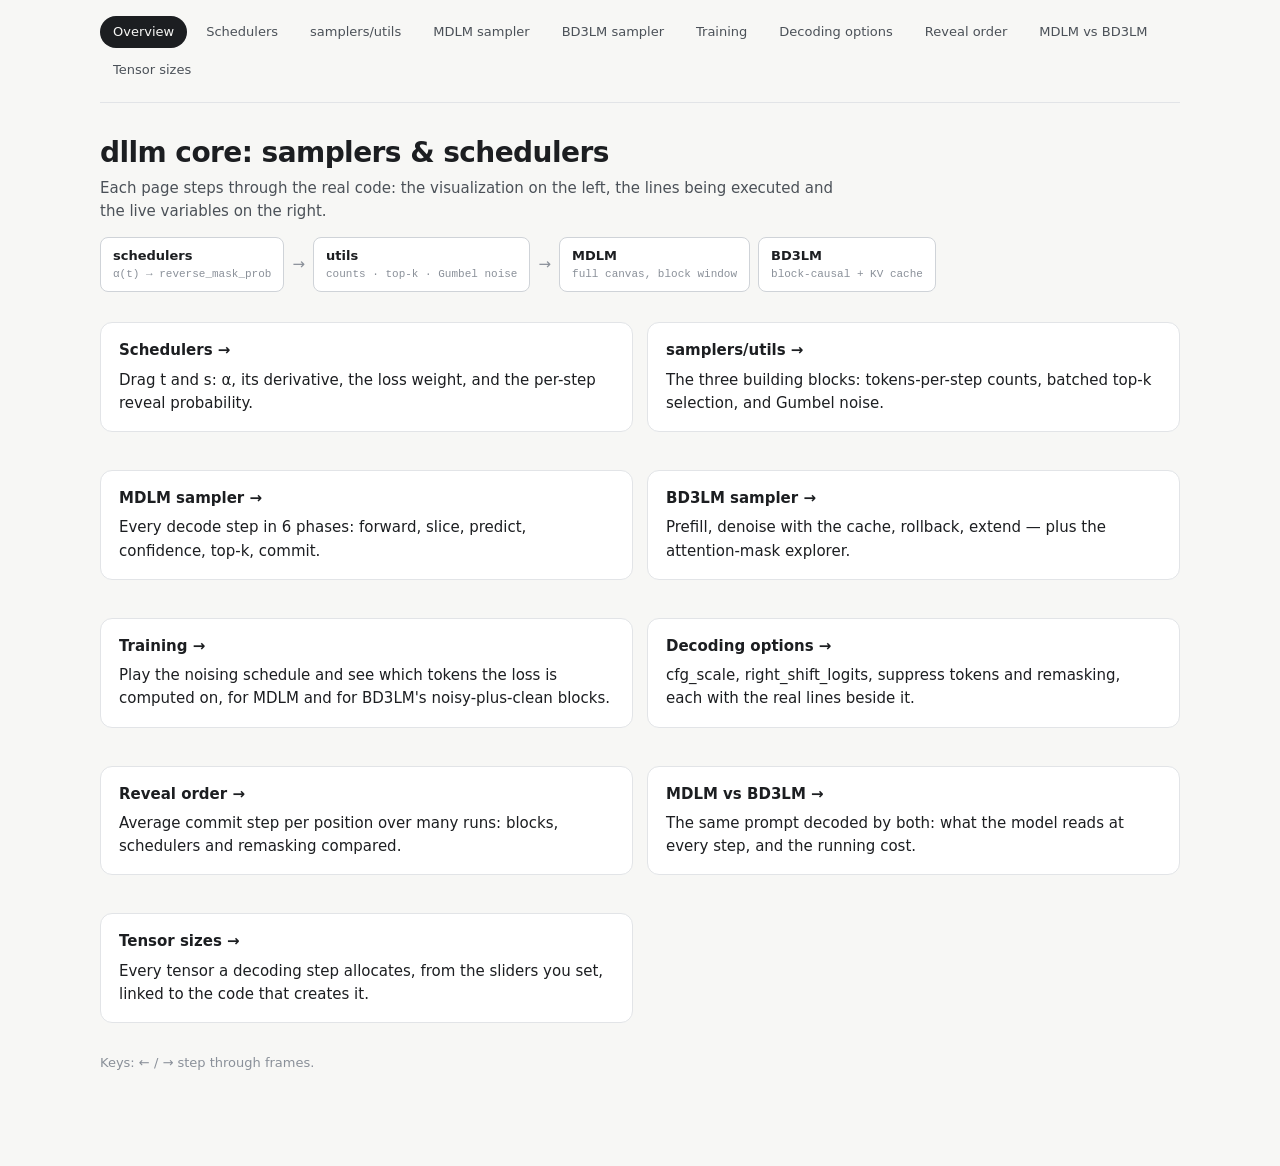
<file: visualizations/index.html>
<!doctype html>
<html lang="en"><head><meta charset="utf-8"><meta name="viewport" content="width=device-width,initial-scale=1">
<title>dllm core visualizations</title>
<link rel="stylesheet" href="assets/style.css">
</head><body><main>
<script src="assets/common.js"></script>
<script>document.write(navHtml("index.html"))</script>
<h1>dllm core: samplers &amp; schedulers</h1>
<p class="sub">Each page steps through the real code: the visualization on the left, the lines being executed and the live variables on the right.</p>

<div class="flow" style="margin:6px 0 18px">
  <div class="box"><b>schedulers</b><small>α(t) → reverse_mask_prob</small></div><div class="arr">→</div>
  <div class="box"><b>utils</b><small>counts · top-k · Gumbel noise</small></div><div class="arr">→</div>
  <div class="box"><b>MDLM</b><small>full canvas, block window</small></div>
  <div class="box"><b>BD3LM</b><small>block-causal + KV cache</small></div>
</div>

<div class="grid2">
  <a class="card" href="schedulers.html" style="text-decoration:none;color:inherit"><h3 style="margin-top:0">Schedulers →</h3>Drag t and s: α, its derivative, the loss weight, and the per-step reveal probability.</a>
  <a class="card" href="utils.html" style="text-decoration:none;color:inherit"><h3 style="margin-top:0">samplers/utils →</h3>The three building blocks: tokens-per-step counts, batched top-k selection, and Gumbel noise.</a>
  <a class="card" href="mdlm.html" style="text-decoration:none;color:inherit"><h3 style="margin-top:0">MDLM sampler →</h3>Every decode step in 6 phases: forward, slice, predict, confidence, top-k, commit.</a>
  <a class="card" href="bd3lm.html" style="text-decoration:none;color:inherit"><h3 style="margin-top:0">BD3LM sampler →</h3>Prefill, denoise with the cache, rollback, extend — plus the attention-mask explorer.</a>
  <a class="card" href="training.html" style="text-decoration:none;color:inherit"><h3 style="margin-top:0">Training →</h3>Play the noising schedule and see which tokens the loss is computed on, for MDLM and for BD3LM's noisy-plus-clean blocks.</a>
  <a class="card" href="options.html" style="text-decoration:none;color:inherit"><h3 style="margin-top:0">Decoding options →</h3>cfg_scale, right_shift_logits, suppress tokens and remasking, each with the real lines beside it.</a>
  <a class="card" href="reveal_order.html" style="text-decoration:none;color:inherit"><h3 style="margin-top:0">Reveal order →</h3>Average commit step per position over many runs: blocks, schedulers and remasking compared.</a>
  <a class="card" href="compare.html" style="text-decoration:none;color:inherit"><h3 style="margin-top:0">MDLM vs BD3LM →</h3>The same prompt decoded by both: what the model reads at every step, and the running cost.</a>
  <a class="card" href="tensors.html" style="text-decoration:none;color:inherit"><h3 style="margin-top:0">Tensor sizes →</h3>Every tensor a decoding step allocates, from the sliders you set, linked to the code that creates it.</a>
</div>
<p style="color:var(--muted);font-size:13px;margin-top:18px">Keys: ← / → step through frames.</p>
</main></body></html>
</file>
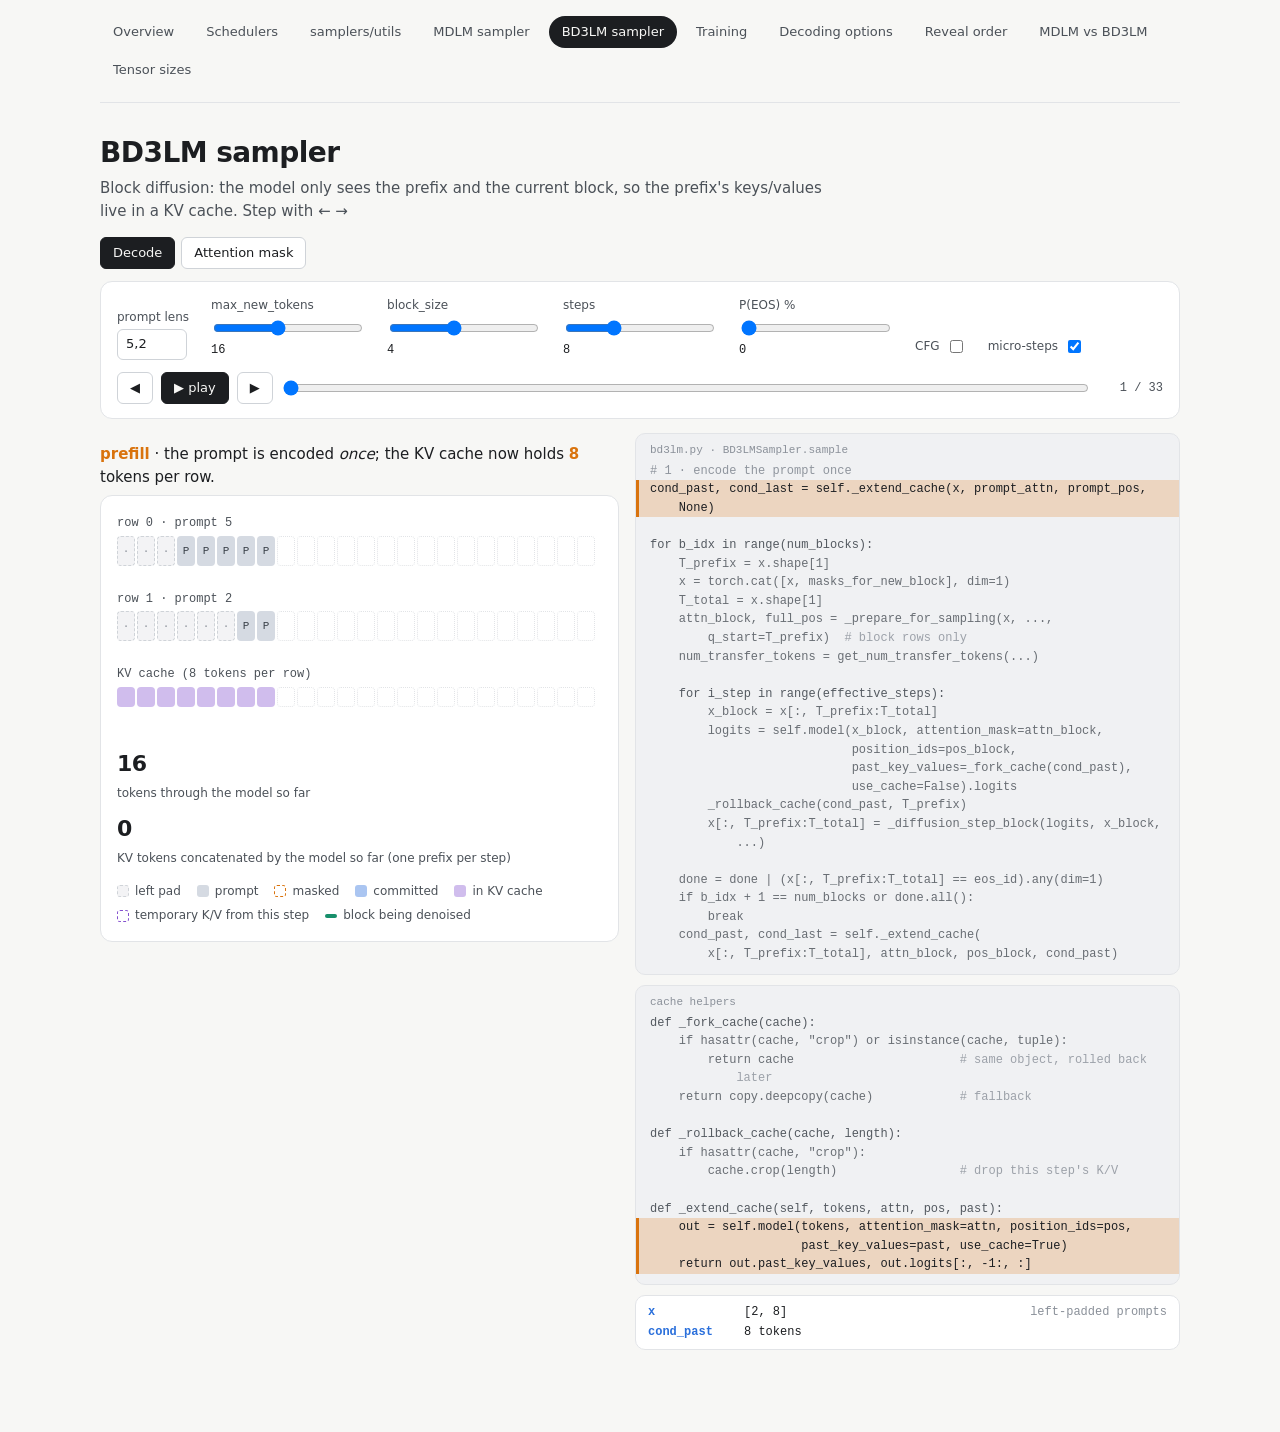
<file: visualizations/bd3lm.html>
<!doctype html>
<html lang="en"><head><meta charset="utf-8"><meta name="viewport" content="width=device-width,initial-scale=1">
<title>BD3LM sampler — dllm/core/samplers/bd3lm.py</title>
<link rel="stylesheet" href="assets/style.css">
</head><body><main>
<script src="assets/common.js"></script>
<script>document.write(navHtml("bd3lm.html"))</script>

<h1>BD3LM sampler</h1>
<p class="sub">Block diffusion: the model only sees the prefix and the current block, so the prefix's keys/values live in a KV cache. Step with ← →</p>

<div class="tabs"><button id="tab_dec" class="on">Decode</button><button id="tab_mask">Attention mask</button></div>

<!-- ================= DECODE ================= -->
<div id="pg_dec">
  <div class="panel">
    <div class="controls">
      <label>prompt lens <input type="text" id="b_pls" value="5,2" style="width:70px"></label>
      <label>max_new_tokens <input type="range" id="b_mnt" min="4" max="32" value="16"><output id="b_mnt_o"></output></label>
      <label>block_size <input type="range" id="b_bs" min="1" max="8" value="4"><output id="b_bs_o"></output></label>
      <label>steps <input type="range" id="b_steps" min="1" max="24" value="8"><output id="b_steps_o"></output></label>
      <label>P(EOS) % <input type="range" id="b_eos" min="0" max="15" value="0"><output id="b_eos_o"></output></label>
      <label><span>CFG</span><input type="checkbox" id="b_cfg"></label>
      <label><span>micro-steps</span><input type="checkbox" id="b_micro" checked></label>
    </div>
    <div id="stp" style="margin-top:12px"></div>
  </div>
  <div class="split" style="margin-top:14px">
    <div>
      <div class="cap" id="cap"></div>
      <div class="panel">
        <div class="seqs" id="seqs"></div>
        <div id="counters" style="margin-top:10px"></div>
        <div class="legend" style="margin-top:8px">
          <span><i class="sw" style="background:var(--pad);border:1px dashed var(--line2)"></i>left pad</span>
          <span><i class="sw" style="background:var(--prompt)"></i>prompt</span>
          <span><i class="sw" style="border:1px dashed var(--c2)"></i>masked</span>
          <span><i class="sw" style="background:color-mix(in srgb,var(--c1) 40%,var(--surface))"></i>committed</span>
          <span><i class="sw" style="background:color-mix(in srgb,var(--c4) 38%,var(--surface))"></i>in KV cache</span>
          <span><i class="sw" style="border:1px dashed var(--c4)"></i>temporary K/V from this step</span>
          <span><i class="sw" style="background:var(--c3);height:4px"></i>block being denoised</span>
        </div>
      </div>
    </div>
    <div class="sticky"><div id="code"></div><div id="code2"></div><div id="watch"></div></div>
  </div>
</div>

<!-- ================= MASK ================= -->
<div id="pg_mask" hidden>
  <div class="panel">
    <div class="controls">
      <label>prompt lens <input type="text" id="a_pls" value="5,2" style="width:70px"></label>
      <label>block_size <input type="range" id="a_bs" min="1" max="8" value="4"><output id="a_bs_o"></output></label>
      <label>generated blocks <input type="range" id="a_gb" min="0" max="3" value="2"><output id="a_gb_o"></output></label>
      <label>row <select id="a_row"></select></label>
      <label><span>q_start: rows of one block only</span><input type="checkbox" id="a_qs"></label>
      <label>block <input type="range" id="a_qb" min="0" max="5" value="2"><output id="a_qb_o"></output></label>
    </div>
  </div>
  <div class="split" style="margin-top:14px">
    <div>
      <div class="cap" id="a_cap">Hover a cell: query row → key column.</div>
      <div class="panel" style="overflow-x:auto"><div id="a_mat"></div>
        <div class="legend" style="margin-top:8px"><span><i class="sw" style="background:color-mix(in srgb,var(--c1) 70%,var(--surface))"></i>may attend</span><span><i class="sw" style="background:var(--c2)"></i>hovered row</span><span>numbers = block id ( – = padding)</span></div>
        <div id="a_info" style="margin-top:10px"></div></div>
    </div>
    <div class="sticky"><div id="a_code"></div><div id="a_watch"></div></div>
  </div>
</div>

<script>
const $c = (id) => document.getElementById(id);
const parsePls = (v) => { const a = v.split(",").map((s) => Math.max(1, parseInt(s) || 1)).slice(0, 4); return a.length ? a : [4]; };

/* ---------- tabs ---------- */
$c("tab_dec").onclick = () => { $c("pg_dec").hidden = false; $c("pg_mask").hidden = true; $c("tab_dec").classList.add("on"); $c("tab_mask").classList.remove("on"); };
$c("tab_mask").onclick = () => { $c("pg_dec").hidden = true; $c("pg_mask").hidden = false; $c("tab_mask").classList.add("on"); $c("tab_dec").classList.remove("on"); renderA(); };

/* ---------- code ---------- */
const CODE_MAIN = `# 1 · encode the prompt once
@prefill|cond_past, cond_last = self._extend_cache(x, prompt_attn, prompt_pos, None)

for b_idx in range(num_blocks):
@append|    T_prefix = x.shape[1]
@append|    x = torch.cat([x, masks_for_new_block], dim=1)
@append|    T_total = x.shape[1]
@append|    attn_block, full_pos = _prepare_for_sampling(x, ..., q_start=T_prefix)  # block rows only
@append|    num_transfer_tokens = get_num_transfer_tokens(...)

    for i_step in range(effective_steps):
@fwd|        x_block = x[:, T_prefix:T_total]
@fwd|        logits = self.model(x_block, attention_mask=attn_block,
@fwd|                            position_ids=pos_block,
@fwd|                            past_key_values=_fork_cache(cond_past),
@fwd|                            use_cache=False).logits
@rollback|        _rollback_cache(cond_past, T_prefix)
@select|        x[:, T_prefix:T_total] = _diffusion_step_block(logits, x_block, ...)

@done|    done = done | (x[:, T_prefix:T_total] == eos_id).any(dim=1)
@done|    if b_idx + 1 == num_blocks or done.all():
@done|        break
@extend|    cond_past, cond_last = self._extend_cache(
@extend|        x[:, T_prefix:T_total], attn_block, pos_block, cond_past)`;
const CODE_HELP = `def _fork_cache(cache):
@fwd|    if hasattr(cache, "crop") or isinstance(cache, tuple):
@fwd|        return cache                       # same object, rolled back later
@fwd|    return copy.deepcopy(cache)            # fallback

def _rollback_cache(cache, length):
@rollback|    if hasattr(cache, "crop"):
@rollback|        cache.crop(length)                 # drop this step's K/V

def _extend_cache(self, tokens, attn, pos, past):
@prefill,extend|    out = self.model(tokens, attention_mask=attn, position_ids=pos,
@prefill,extend|                     past_key_values=past, use_cache=True)
@prefill,extend|    return out.past_key_values, out.logits[:, -1:, :]`;
const cpMain = codePanel($c("code"), "bd3lm.py · BD3LMSampler.sample", CODE_MAIN);
const cpHelp = codePanel($c("code2"), "cache helpers", CODE_HELP);

/* ---------- decode simulation ---------- */
let allF = [], F = [], M = {};
function simB(cfg) {
  const rnd = mulberry32(5), S = ALPHA.linear, B = cfg.pls.length, bs = cfg.bs, mult = cfg.cfg ? 2 : 1;
  const maxPl = Math.max(...cfg.pls), padded = Math.ceil(maxPl / bs) * bs, Tfin = padded + cfg.maxNew;
  const nb = Math.ceil(cfg.maxNew / bs), spb = Math.ceil(cfg.steps / nb);
  const st = cfg.pls.map((L) => Array.from({ length: padded }, (_, p) => (p < padded - L ? 4 : 0)));
  const cs = cfg.pls.map(() => new Array(Tfin).fill(-1)), eosCell = cfg.pls.map(() => new Set());
  let done = new Array(B).fill(false), gen = 0, g = 0, cnow = B * padded * mult, cpNow = 0, cache = padded;
  const snap = (x) => ({ st: st.map((r) => r.slice()), cs: cs.map((r) => r.slice()), eosCell: eosCell.map((s) => new Set(s)), len: st[0].length, cnow, cpNow, cache, ...x });
  const out = [snap({ phase: "prefill", tmp: 0, note: `${B}×${padded} tokens` })];
  for (let b = 0; b < nb; b++) {
    if (done.every(Boolean)) break;
    const P = st[0].length, cl = Math.min(bs, cfg.maxNew - gen); if (cl <= 0) break;
    for (let j = 0; j < B; j++) for (let i = 0; i < cl; i++) st[j].push(1);
    const nt = numTransfer(new Array(B).fill(cl), spb, S, false, rnd);
    const ctx = { b, nb, lo: P, hi: P + cl, P, cl, eff: nt.maxLen };
    out.push(snap({ phase: "append", tmp: 0, ...ctx }));
    for (let i = 0; i < nt.maxLen; i++) {
      cnow += B * cl * mult; cpNow += B * P * mult;
      const conf = [], sel = [];
      for (let j = 0; j < B; j++) {
        const c = new Array(Tfin).fill(-Infinity);
        for (let p = P; p < P + cl; p++) if (st[j][p] === 1) c[p] = rnd();
        conf.push(c);
        sel.push(c.map((v, p) => [v, p]).filter((a) => a[0] > -Infinity).sort((a, z) => z[0] - a[0]).slice(0, nt.packed[j][i]).map((a) => a[1]));
      }
      const c2 = { ...ctx, i, conf, sel, k: nt.packed.map((r) => r[i]) };
      out.push(snap({ phase: "fwd", tmp: cl, ...c2 }));
      out.push(snap({ phase: "rollback", tmp: 0, ...c2 }));
      for (let j = 0; j < B; j++) for (const p of sel[j]) { st[j][p] = 3; cs[j][p] = g; if (rnd() < cfg.eos / 100) eosCell[j].add(p); }
      g++;
      out.push(snap({ phase: "select", tmp: 0, ...c2 }));
    }
    for (let j = 0; j < B; j++) for (const p of eosCell[j]) if (p >= P) done[j] = true;
    gen += cl;
    const last = b + 1 === nb || done.every(Boolean);
    if (last) out.push(snap({ phase: "done", tmp: 0, last: true, ...ctx }));
    else { cnow += B * cl * mult; cache = P + cl; out.push(snap({ phase: "extend", tmp: 0, ...ctx })); }
  }
  return { frames: out, meta: { B, Tfin, padded, nb, spb, cfg, total: g } };
}
function readB() { return { pls: parsePls($c("b_pls").value), maxNew: +$c("b_mnt").value, bs: +$c("b_bs").value, steps: +$c("b_steps").value, eos: +$c("b_eos").value, cfg: $c("b_cfg").checked }; }
function rebuildB() { const r = simB(readB()); allF = r.frames; M = r.meta; applyMicro(); }
function applyMicro() { F = $c("b_micro").checked ? allF : allF.filter((f) => ["prefill", "append", "select", "extend", "done"].includes(f.phase)); st.setN(F.length, false); }

const CAPB = {
  prefill: (f) => `<b>prefill</b> · the prompt is encoded <i>once</i>; the KV cache now holds <b>${f.cache}</b> tokens per row.`,
  append: (f) => `<b>block ${f.b + 1}/${f.nb}</b> · append ${f.cl} masks. No model call yet; the cache still holds ${f.P} tokens.`,
  fwd: (f) => `<b>forward</b> · only the ${f.cl} block tokens go through the model, attending to the ${f.P}-token cache. The forward also appends their K/V to the cache <i>temporarily</i>.`,
  rollback: (f) => `<b>rollback</b> · a denoising step must not change the cache: <code>crop</code> it back to ${f.P} tokens so the next step starts from the same prefix.`,
  select: (f) => `<b>select</b> · top-k per row → commit (k = [${f.k.join(", ")}]). Step ${f.i + 1}/${f.eff}.`,
  extend: (f) => `<b>extend</b> · the finished block runs through the model <i>once</i> and joins the cache (${f.P} → ${f.P + f.cl}). Its K/V never change again, because later blocks can't affect it.`,
  done: (f) => `<b>done</b> · last block (or all rows hit EOS) — no extension needed.`,
};
function showB(i) {
  const f = F[i]; if (!f) return;
  const { B, Tfin } = M, ph = f.phase, cw = Math.max(10, Math.min(30, Math.floor(($c("seqs").clientWidth || 560) / Tfin) - 2)), totalAll = Math.max(1, M.total - 1);
  let h = "";
  for (let j = 0; j < B; j++) {
    const cells = [], bars = [], win = [];
    for (let p = 0; p < Tfin; p++) {
      const s = p < f.len ? f.st[j][p] : -1, sel = (ph === "select") && f.sel[j].includes(p);
      let cls = "cell", txt = "", tip = `row ${j}, col ${p}`;
      if (s === -1) cls += " none"; else if (s === 4) { cls += " pad"; txt = "·"; } else if (s === 0) { cls += " prompt"; txt = "P"; } else if (s === 1) cls += " mask";
      else { const eos = f.eosCell[j].has(p); cls += eos ? " eostok" : " done" + (f.cs[j][p] / totalAll > 0.55 ? " dark" : ""); txt = eos ? "E" : f.cs[j][p]; }
      if (sel) cls += " sel";
      const c = f.conf && f.conf[j][p], showBar = ph === "select" && c > -Infinity;
      cells.push(`<div class="${cls}" style="--f:${s === 3 ? f.cs[j][p] / totalAll : 0}" data-tip="${tip}">${txt}</div>`);
      bars.push(`<div class="${sel ? "pick" : ""}" style="height:${showBar ? Math.max(2, c * 38) : 0}px"></div>`);
    }
    if (f.lo !== undefined && ph !== "prefill") win.push(`<div style="grid-column:${f.lo + 1}/${f.hi + 1}"></div>`);
    h += `<div class="seq" style="--T:${Tfin};--cw:${cw}px;margin-bottom:10px"><div class="lab">row ${j} · prompt ${M.cfg.pls[j]}</div><div class="row">${cells.join("")}</div><div class="row bars" style="height:${ph === "select" ? 40 : 0}px">${bars.join("")}</div><div class="row win">${win.join("")}</div></div>`;
  }
  // cache strip (same for every row)
  let cb = `<div class="seq" style="--T:${Tfin};--cw:${cw}px"><div class="lab">KV cache (${f.cache}${f.tmp ? " + " + f.tmp + " temporary" : ""} tokens per row)</div><div class="row">`;
  for (let p = 0; p < Tfin; p++) cb += `<div class="cell ${p < f.cache ? "kv" : p < f.cache + f.tmp ? "tmp" : "none"}" style="height:20px"></div>`;
  $c("seqs").innerHTML = h + cb + "</div></div>";
  $c("cap").innerHTML = CAPB[ph](f);
  $c("counters").innerHTML =
    `<span class="stat"><b>${f.cnow.toLocaleString()}</b><span>tokens through the model so far</span></span>` +
    `<span class="stat"><b>${f.cpNow.toLocaleString()}</b><span>KV tokens concatenated by the model so far (one prefix per step)</span></span>`;
  cpMain.hl([ph]); cpHelp.hl([ph]);
  const w = { prefill: [["x", `[${B}, ${M.padded}]`, "left-padded prompts"], ["cond_past", `${f.cache} tokens`]],
    append: [["T_prefix", f.P], ["T_total", f.P + (f.cl || 0)], ["attn_block", `[${B}, 1, ${f.cl}, ${f.P + (f.cl || 0)}]`, "block rows only"]],
    fwd: [["x_block", `[${B}, ${f.cl}]`], ["cond_past", `${f.P} → ${f.P + f.cl} tokens`, "model appended K/V"], ["logits", `[${B}, ${f.cl}, V]`]],
    rollback: [["cond_past", `${f.P + f.cl} → ${f.P} tokens`, "crop(T_prefix)"]],
    select: [["k", `[${(f.k || []).join(", ")}]`], ["x_block", `[${B}, ${f.cl}]`, "updated"]],
    extend: [["x_block", `[${B}, ${f.cl}]`, "committed tokens"], ["cond_past", `${f.P} → ${f.P + f.cl} tokens`]],
    done: [["break", "yes"]] }[ph];
  watch($c("watch"), w);
}
const st = stepper($c("stp"), showB, 600);
["b_pls", "b_cfg"].forEach((id) => $c(id).addEventListener("input", rebuildB));
$c("b_micro").addEventListener("input", applyMicro);
["b_mnt", "b_bs", "b_steps", "b_eos"].forEach((id) => bindRange(id, rebuildB));
rebuildB();

/* ---------- attention mask explorer ---------- */
const CODE_MASK = `def _prepare_for_sampling(x, block_size, pad_token_id, q_start=0):
    B, T = x.shape
@pos|    valid = x != pad_token_id                                   # [B, T]
@pos|    logical_pos = torch.cumsum(valid.long(), dim=-1) - 1
@pos|    position_ids = torch.where(valid, logical_pos, 0)           # RoPE positions skip padding
@bid|    block_ids = (torch.arange(T) // block_size).expand(B, -1)   # physical blocks
@bid|    block_ids = torch.where(valid, block_ids, -1)               # padding → no block
@mask|    bid_q = block_ids[:, q_start:].view(B, 1, T - q_start, 1)
@mask|    bid_k = block_ids.view(B, 1, 1, T)
@mask|    attn_mask = (bid_k <= bid_q) & (bid_q >= 0) & (bid_k >= 0)
    return attn_mask, position_ids`;
const cpMask = codePanel($c("a_code"), "bd3lm.py · _prepare_for_sampling", CODE_MASK);
function buildPrep(pls, bs, gb) {
  const maxPl = Math.max(...pls), padded = Math.ceil(maxPl / bs) * bs, T = padded + gb * bs;
  const rows = pls.map((L) => {
    const kind = []; for (let p = 0; p < T; p++) kind.push(p < padded - L ? "pad" : p < padded ? "prompt" : "mask");
    let cnt = 0; const valid = kind.map((k) => k !== "pad"), pos = valid.map((v) => (v ? cnt++ : 0));
    const bid = kind.map((k, p) => (k === "pad" ? -1 : Math.floor(p / bs)));
    return { kind, valid, pos, bid };
  });
  return { rows, T, padded };
}
function renderA() {
  const pls = parsePls($c("a_pls").value), bs = +$c("a_bs").value, gb = +$c("a_gb").value, sel = $c("a_row");
  if (sel.options.length !== pls.length) sel.innerHTML = pls.map((_, i) => `<option value="${i}">row ${i} (len ${pls[i]})</option>`).join("");
  const r = Math.min(+sel.value || 0, pls.length - 1), P = buildPrep(pls, bs, gb), R = P.rows[r], T = P.T;
  const nBlocks = Math.ceil(T / bs); $c("a_qb").max = nBlocks - 1;
  const qOnly = $c("a_qs").checked, qStart = qOnly ? Math.min(+$c("a_qb").value, nBlocks - 1) * bs : 0;
  const mc = Math.max(11, Math.min(20, Math.floor(560 / (T + 1))));
  let h = `<div class="matrix" style="--mc:${mc}px;grid-template-columns:repeat(${T + 1},var(--mc))"><div class="mlab"></div>`;
  for (let k = 0; k < T; k++) h += `<div class="mlab">${R.bid[k] < 0 ? "–" : R.bid[k]}</div>`;
  for (let q = qStart; q < T; q++) {
    h += `<div class="mlab">${R.bid[q] < 0 ? "–" : R.bid[q]}</div>`;
    for (let k = 0; k < T; k++) { const ok = R.bid[q] >= 0 && R.bid[k] >= 0 && R.bid[k] <= R.bid[q]; h += `<div class="mcell ${ok ? "on" : ""}" data-q="${q}" data-k="${k}"></div>`; }
  }
  $c("a_mat").innerHTML = h + "</div>";
  $c("a_mat").onmouseover = (e) => {
    const q = e.target.dataset && e.target.dataset.q; if (q === undefined) return;
    const k = +e.target.dataset.k, qq = +q;
    $$("#a_mat .mcell").forEach((c) => { c.classList.remove("q"); c.classList.remove("qon"); });
    $$(`#a_mat .mcell[data-q="${q}"]`).forEach((c) => c.classList.add(c.classList.contains("on") ? "qon" : "q"));
    const ok = R.bid[qq] >= 0 && R.bid[k] >= 0 && R.bid[k] <= R.bid[qq];
    $c("a_cap").innerHTML = `query <b>${qq}</b> (${R.kind[qq]}, block ${R.bid[qq]}) → key <b>${k}</b> (${R.kind[k]}, block ${R.bid[k]}): <b>${ok ? "attend" : "blocked"}</b>`;
    cpMask.hl(["mask"]);
    watch($c("a_watch"), [["bid_q", R.bid[qq]], ["bid_k", R.bid[k]], ["bid_k <= bid_q", R.bid[k] <= R.bid[qq]], ["bid_q >= 0", R.bid[qq] >= 0], ["bid_k >= 0", R.bid[k] >= 0], ["attn_mask", ok]]);
  };
  $c("a_info").innerHTML = `<div class="tblwrap"><table><tr><th>col</th>${R.kind.map((_, i) => `<th>${i}</th>`).join("")}</tr><tr><th>valid</th>${R.valid.map((v) => `<td>${v ? "✓" : "–"}</td>`).join("")}</tr><tr><th>block_id</th>${R.bid.map((v) => `<td>${v}</td>`).join("")}</tr><tr><th>position_ids</th>${R.pos.map((v, i) => `<td>${R.valid[i] ? v : 0}</td>`).join("")}</tr></table></div>`;
  cpMask.hl(["pos", "bid"]);
  watch($c("a_watch"), [["T", T], ["padded_prompt_len", P.padded], ["mask shape", `[B, 1, ${T - qStart}, ${T}]`, qOnly ? "q_start=" + qStart : "full"]]);
}
["a_pls", "a_row", "a_qs"].forEach((id) => $c(id).addEventListener("input", renderA));
bindRange("a_bs", renderA); bindRange("a_gb", renderA); bindRange("a_qb", renderA);
renderA();
</script>
</main></body></html>
</file>
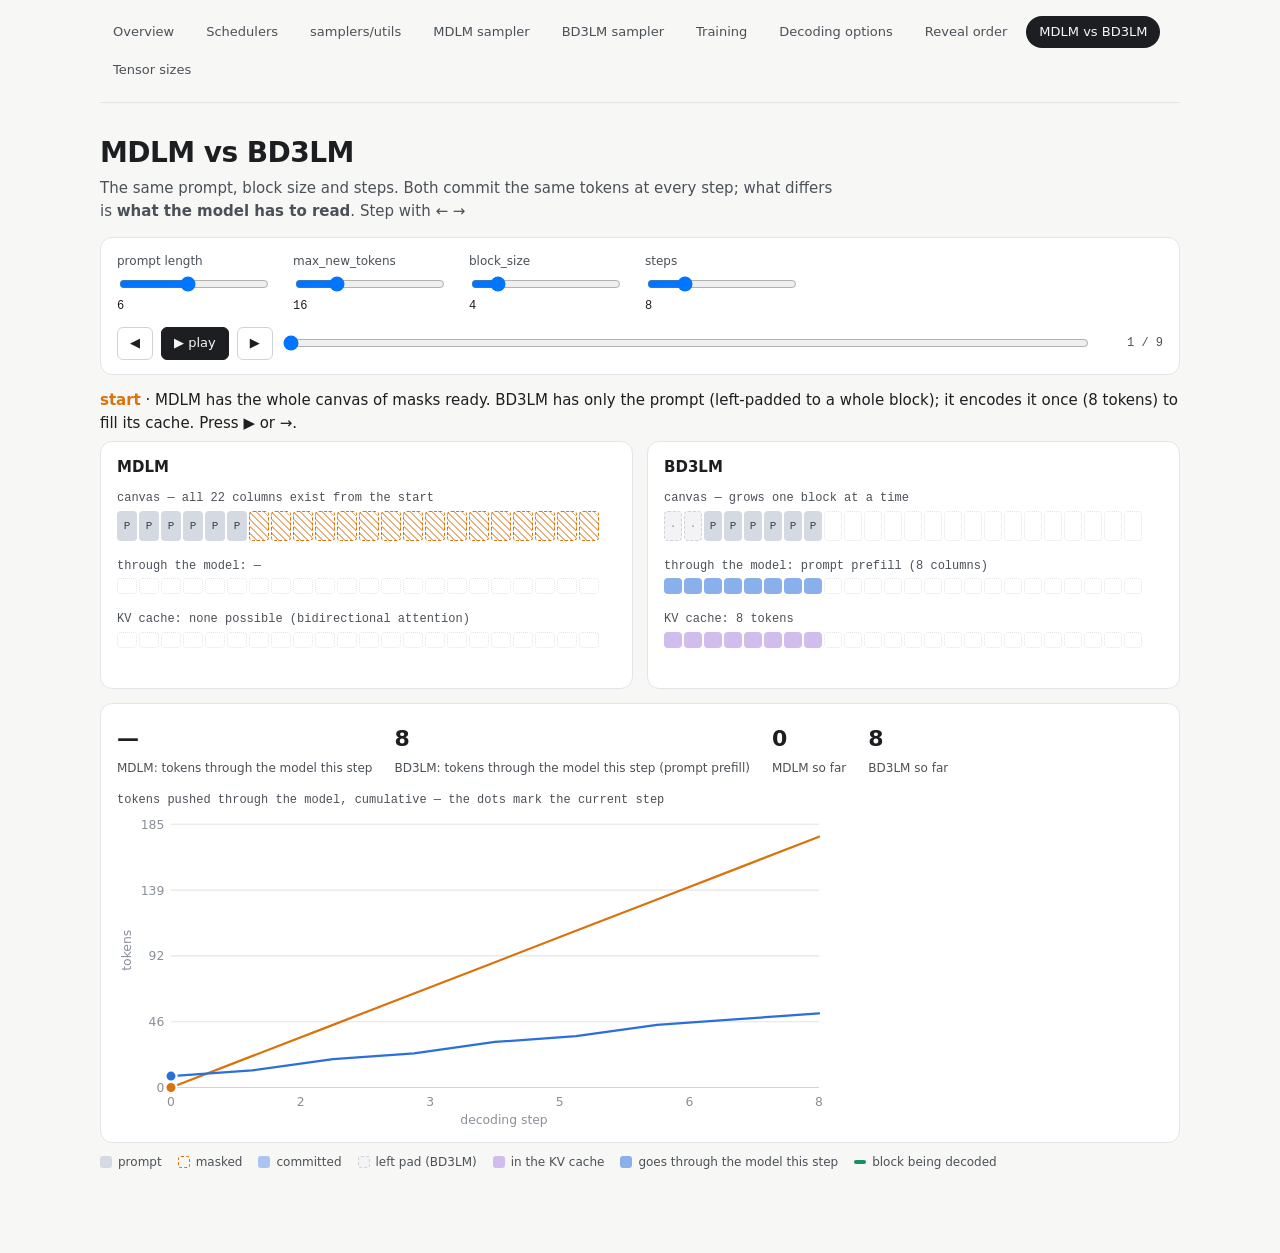
<file: visualizations/compare.html>
<!doctype html>
<html lang="en"><head><meta charset="utf-8"><meta name="viewport" content="width=device-width,initial-scale=1">
<title>MDLM vs BD3LM — side by side</title>
<link rel="stylesheet" href="assets/style.css">
</head><body><main>
<script src="assets/common.js"></script>
<script>document.write(navHtml("compare.html"))</script>

<h1>MDLM vs BD3LM</h1>
<p class="sub">The same prompt, block size and steps. Both commit the same tokens at every step; what differs is <b>what the model has to read</b>. Step with ← →</p>

<div class="panel">
  <div class="controls">
    <label>prompt length <input type="range" id="P" min="1" max="12" value="6"><output id="P_o"></output></label>
    <label>max_new_tokens <input type="range" id="N" min="8" max="40" value="16"><output id="N_o"></output></label>
    <label>block_size <input type="range" id="bs" min="2" max="16" value="4"><output id="bs_o"></output></label>
    <label>steps <input type="range" id="steps" min="1" max="32" value="8"><output id="steps_o"></output></label>
  </div>
  <div id="stp" style="margin-top:12px"></div>
</div>

<div class="cap" id="cap" style="margin-top:14px"></div>
<div class="grid2">
  <div class="panel"><h3 style="margin:0 0 6px">MDLM</h3><div class="seqs" id="vm"></div></div>
  <div class="panel"><h3 style="margin:0 0 6px">BD3LM</h3><div class="seqs" id="vb"></div></div>
</div>
<div class="panel" style="margin-top:14px">
  <div id="stats"></div>
  <div class="mini" style="margin-top:8px">tokens pushed through the model, cumulative — the dots mark the current step</div>
  <div id="ch" style="max-width:720px"></div>
</div>
<div class="legend" style="margin-top:10px">
  <span><i class="sw" style="background:var(--prompt)"></i>prompt</span>
  <span><i class="sw" style="border:1px dashed var(--c2)"></i>masked</span>
  <span><i class="sw" style="background:color-mix(in srgb,var(--c1) 40%,var(--surface))"></i>committed</span>
  <span><i class="sw" style="background:var(--pad);border:1px dashed var(--line2)"></i>left pad (BD3LM)</span>
  <span><i class="sw" style="background:color-mix(in srgb,var(--c4) 38%,var(--surface))"></i>in the KV cache</span>
  <span><i class="sw" style="background:color-mix(in srgb,var(--c1) 55%,var(--surface))"></i>goes through the model this step</span>
  <span><i class="sw" style="background:var(--c3);height:4px"></i>block being decoded</span>
</div>

<script>
const $c = (id) => document.getElementById(id);
let F = [], M = {};

function simulate(cfg) {
  const rnd = mulberry32(4), S = ALPHA.linear, { P, N, bs } = cfg, nb = Math.ceil(N / bs), spb = Math.ceil(cfg.steps / nb);
  const T = P + N, padded = Math.ceil(P / bs) * bs, pad = padded - P, Tb = padded + N;
  const mst = Array.from({ length: T }, (_, p) => (p < P ? 0 : 1)), mcs = new Array(T).fill(-1);
  const bst = [...new Array(pad).fill(4), ...new Array(P).fill(0)], bcs = new Array(Tb).fill(-1);
  let g = 0, mTok = 0, bTok = padded;
  const cumM = [0], cumB = [padded];
  const snap = (x) => ({ mst: mst.slice(), mcs: mcs.slice(), bst: bst.slice(), bcs: bcs.slice(), g, mTok, bTok, ...x });
  const out = [snap({ kind: "init", cache: padded, cl: 0 })];
  for (let b = 0; b < nb; b++) {
    const lo = P + b * bs, hi = Math.min(P + N, lo + bs), cl = hi - lo, blo = padded + b * bs;
    for (let i = 0; i < cl; i++) bst.push(1);
    const nt = numTransfer([cl], spb, S, false, rnd).packed[0];
    for (let i = 0; i < nt.length; i++) {
      // same commits in both decoders: rank the block's masked positions by one shared confidence
      const cand = [];
      for (let j = 0; j < cl; j++) if (mst[lo + j] === 1) {
        const known = j === 0 || mst[lo + j - 1] !== 1;
        cand.push([0.2 * rnd() + 0.8 * rnd() * (known ? 1 : 0.35), j]);
      }
      cand.sort((a, z) => z[0] - a[0]);
      const sel = cand.slice(0, nt[i]).map((c) => c[1]);
      for (const j of sel) { mst[lo + j] = 3; mcs[lo + j] = g; bst[blo + j] = 3; bcs[blo + j] = g; }
      g++; mTok += T; bTok += cl;
      const last = i === nt.length - 1 && b < nb - 1; if (last) bTok += cl;
      cumM.push(mTok); cumB.push(bTok);
      out.push(snap({ kind: "step", b, nb, cl, lo, hi, blo, cache: padded + b * bs, sel, eff: nt.length, ext: last }));
    }
  }
  return { frames: out, meta: { P, N, bs, T, padded, Tb, nb, total: g, cumM, cumB } };
}

function build() {
  const cfg = { P: +$c("P").value, N: +$c("N").value, bs: +$c("bs").value, steps: +$c("steps").value };
  const r = simulate(cfg); F = r.frames; M = r.meta; st.setN(F.length, true);
}

const cellsRow = (states, cs, total, cw, extra) => states.map((s, p) => {
  let cls = "cell", txt = "";
  if (s === undefined) cls += " none"; else if (s === 4) { cls += " pad"; txt = "·"; } else if (s === 0) { cls += " prompt"; txt = "P"; } else if (s === 1) cls += " mask";
  else { cls += " done" + (cs[p] / total > 0.55 ? " dark" : ""); txt = cs[p]; }
  return `<div class="${cls}" style="--f:${s === 3 ? cs[p] / total : 0};${extra ? extra(p) : ""}">${txt}</div>`;
}).join("");
const strip = (T, fn, label, cw) => `<div class="seq" style="--T:${T};--cw:${cw}px;margin-top:8px"><div class="lab">${label}</div><div class="row">${Array.from({ length: T }, (_, p) => `<div class="cell ${fn(p)}" style="height:16px"></div>`).join("")}</div></div>`;

function show(i) {
  const f = F[i], { P, T, padded, Tb, total, cumM, cumB } = M, tot = Math.max(1, total);
  const cw = (n) => Math.max(9, Math.min(26, Math.floor((($c("vm").clientWidth || 480)) / n) - 2));
  // ---- MDLM ----
  const cwm = cw(T), inM = f.kind === "step";
  let hm = `<div class="seq" style="--T:${T};--cw:${cwm}px"><div class="lab">canvas — all ${T} columns exist from the start</div><div class="row">${cellsRow(f.mst, f.mcs, tot, cwm)}</div>` +
    (inM ? `<div class="row win"><div style="grid-column:${f.lo + 1}/${f.hi + 1}"></div></div>` : "") + "</div>";
  hm += strip(T, () => (inM ? "rd" : "none"), inM ? `through the model this step: ${T} columns` : "through the model: —", cwm);
  hm += strip(T, () => "none", "KV cache: none possible (bidirectional attention)", cwm);
  $c("vm").innerHTML = hm;
  // ---- BD3LM ----
  const cwb = cw(Tb), len = f.bst.length, states = Array.from({ length: Tb }, (_, p) => (p < len ? f.bst[p] : undefined));
  let hb = `<div class="seq" style="--T:${Tb};--cw:${cwb}px"><div class="lab">canvas — grows one block at a time</div><div class="row">${cellsRow(states, f.bcs, tot, cwb)}</div>` +
    (inM ? `<div class="row win"><div style="grid-column:${f.blo + 1}/${f.blo + f.cl + 1}"></div></div>` : "") + "</div>";
  hb += strip(Tb, (p) => (inM && p >= f.blo && p < f.blo + f.cl ? "rd" : !inM && p >= 0 && p < padded ? "rd" : "none"), inM ? `through the model this step: ${f.cl} columns` : `through the model: prompt prefill (${padded} columns)`, cwb);
  hb += strip(Tb, (p) => (p < f.cache ? "kv" : "none"), `KV cache: ${f.cache} tokens` + (f.ext ? " → the finished block is added next" : ""), cwb);
  $c("vb").innerHTML = hb;

  $c("cap").innerHTML = f.kind === "init"
    ? `<b>start</b> · MDLM has the whole canvas of masks ready. BD3LM has only the prompt (left-padded to a whole block); it encodes it once (${padded} tokens) to fill its cache. Press ▶ or →.`
    : `<b>step ${f.g}/${total}</b> · block ${f.b + 1}/${f.nb}. Same tokens committed in both. MDLM pushes all <b>${T}</b> columns through the model; BD3LM pushes only the <b>${f.cl}</b> block columns and reads a cache of <b>${f.cache}</b> tokens${f.ext ? ` (then the finished block is added to the cache: ${f.cl} more tokens through the model)` : ""}.`;
  const stat = (v, l) => `<span class="stat"><b>${v}</b><span>${l}</span></span>`;
  $c("stats").innerHTML = stat(f.kind === "step" ? T : "—", "MDLM: tokens through the model this step") + stat(f.kind === "step" ? f.cl : padded, "BD3LM: tokens through the model this step" + (f.kind === "step" ? "" : " (prompt prefill)")) +
    stat(f.mTok.toLocaleString(), "MDLM so far") + stat(f.bTok.toLocaleString(), "BD3LM so far");
  lineChart($c("ch"), { xs: cumM.map((_, k) => k), xname: "step", xlabel: "decoding step", ylabel: "tokens", fmtX: (v) => Math.round(v), fmtY: (v) => Math.round(v).toLocaleString(), xticks: Math.min(cumM.length, 6), y: [0, Math.max(...cumM, ...cumB) * 1.05],
    series: [{ name: "MDLM", color: "--c2", ys: cumM }, { name: "BD3LM", color: "--c1", ys: cumB }], markers: [{ x: f.g, y: cumM[f.g], color: "--c2" }, { x: f.g, y: cumB[f.g], color: "--c1" }] });
}
const st = stepper($c("stp"), show, 600);
["P", "N", "bs", "steps"].forEach((id) => bindRange(id, build));
build();
</script>
</main></body></html>
</file>
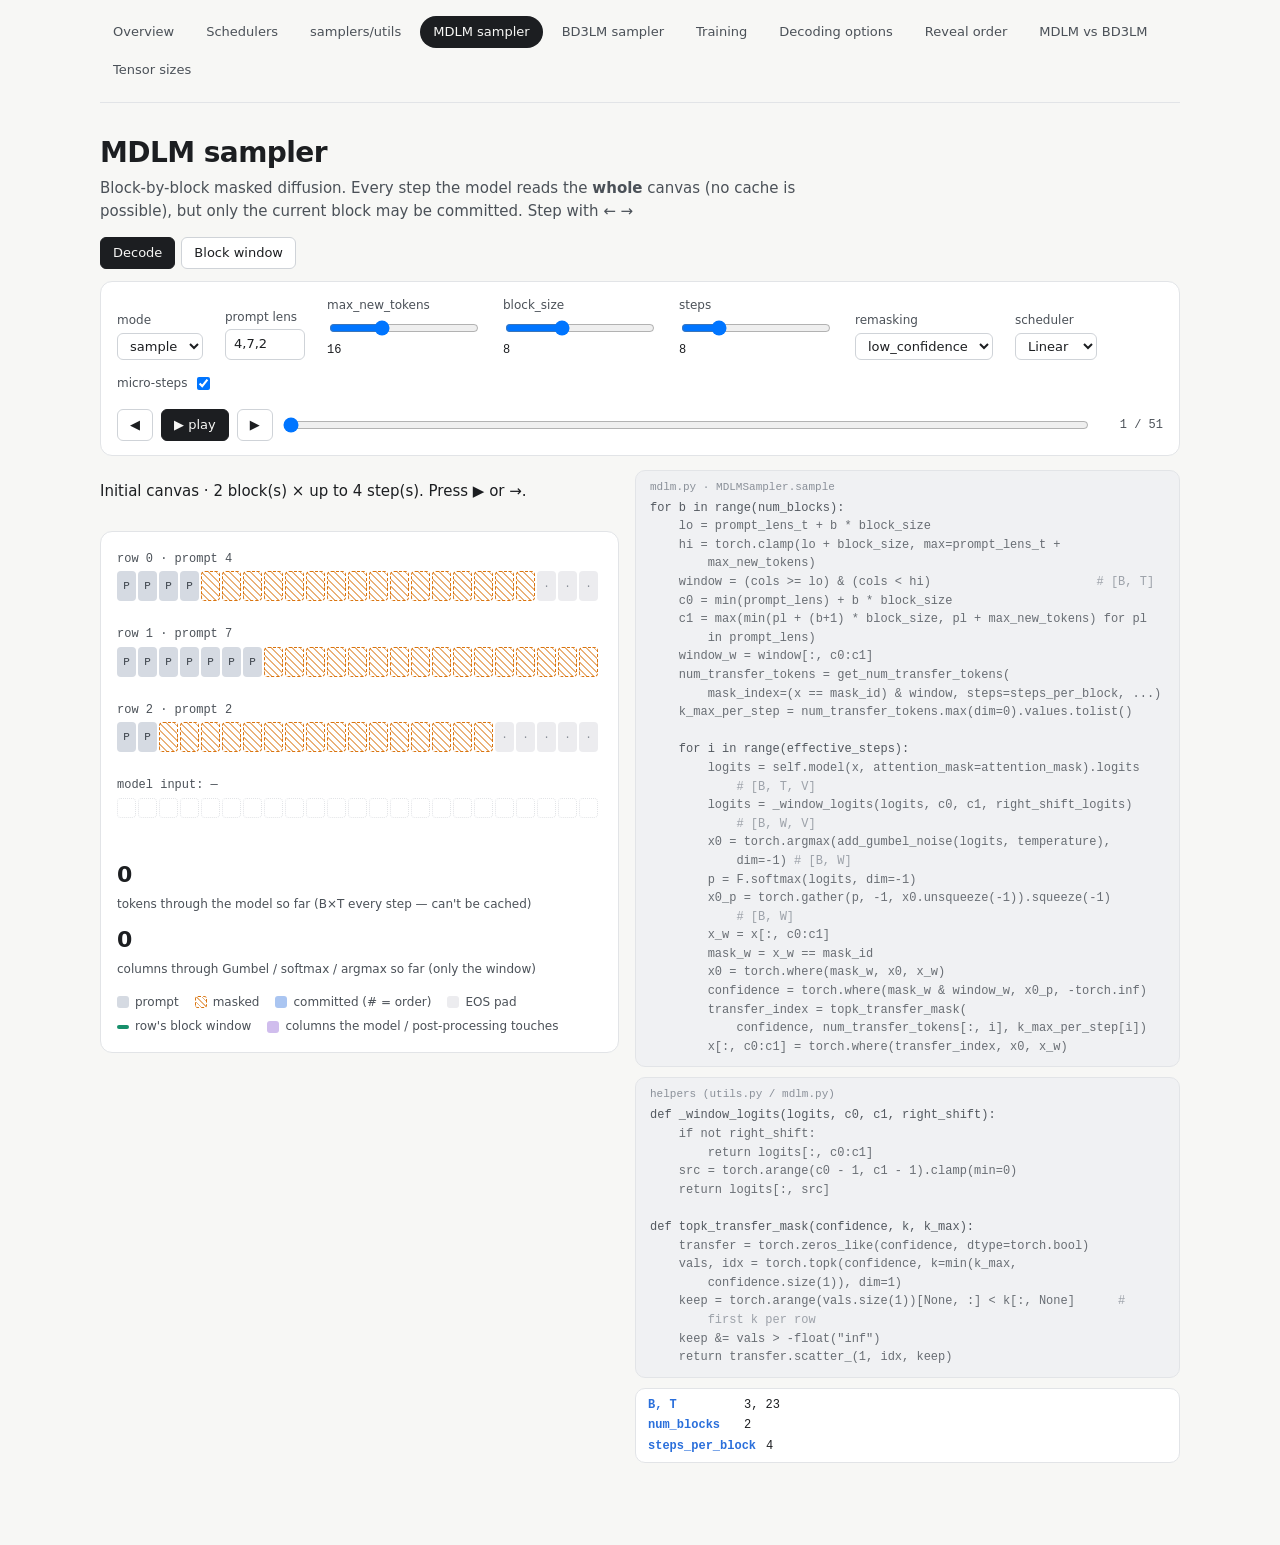
<file: visualizations/mdlm.html>
<!doctype html>
<html lang="en"><head><meta charset="utf-8"><meta name="viewport" content="width=device-width,initial-scale=1">
<title>MDLM sampler — dllm/core/samplers/mdlm.py</title>
<link rel="stylesheet" href="assets/style.css">
</head><body><main>
<script src="assets/common.js"></script>
<script>document.write(navHtml("mdlm.html"))</script>

<h1>MDLM sampler</h1>
<p class="sub">Block-by-block masked diffusion. Every step the model reads the <b>whole</b> canvas (no cache is possible), but only the current block may be committed. Step with ← →</p>

<div class="tabs"><button id="tab_dec" class="on">Decode</button><button id="tab_win">Block window</button></div>

<!-- ================= DECODE ================= -->
<div id="pg_dec">
  <div class="panel">
    <div class="controls">
      <label>mode <select id="mode"><option value="sample">sample</option><option value="infill">infill</option></select></label>
      <label>prompt lens <input type="text" id="pls" value="4,7,2" style="width:80px"></label>
      <label>max_new_tokens <input type="range" id="mnt" min="4" max="40" value="16"><output id="mnt_o"></output></label>
      <label>block_size <input type="range" id="bs" min="1" max="20" value="8"><output id="bs_o"></output></label>
      <label>steps <input type="range" id="steps" min="1" max="32" value="8"><output id="steps_o"></output></label>
      <label>remasking <select id="remask"><option value="low_confidence">low_confidence</option><option value="random">random</option></select></label>
      <label>scheduler <select id="sched"><option value="linear">Linear</option><option value="cosine">Cosine</option></select></label>
      <label><span>micro-steps</span><input type="checkbox" id="micro" checked></label>
    </div>
    <div id="stp" style="margin-top:12px"></div>
  </div>
  <div class="split" style="margin-top:14px">
    <div>
      <div class="cap" id="cap"></div>
      <div class="panel">
        <div class="seqs" id="seqs"></div>
        <div id="extra"></div>
        <div id="counters" style="margin-top:10px"></div>
        <div class="legend" style="margin-top:8px">
          <span><i class="sw" style="background:var(--prompt)"></i>prompt</span>
          <span><i class="sw" style="border:1px dashed var(--c2);background:repeating-linear-gradient(45deg,transparent 0 3px,var(--hatch) 3px 4px)"></i>masked</span>
          <span><i class="sw" style="background:color-mix(in srgb,var(--c1) 40%,var(--surface))"></i>committed (# = order)</span>
          <span><i class="sw" style="background:var(--eos)"></i>EOS pad</span>
          <span><i class="sw" style="background:var(--c3);height:4px"></i>row's block window</span>
          <span><i class="sw" style="background:color-mix(in srgb,var(--c4) 38%,var(--surface))"></i>columns the model / post-processing touches</span>
        </div>
      </div>
    </div>
    <div class="sticky"><div id="code"></div><div id="code2"></div><div id="watch"></div></div>
  </div>
</div>

<!-- ================= BLOCK WINDOW ================= -->
<div id="pg_win" hidden>
  <div class="panel">
    <div class="controls">
      <label>mode <select id="w_mode"><option value="sample">sample</option><option value="infill">infill</option></select></label>
      <label>prompt lens <input type="text" id="w_pls" value="4,7,2" style="width:80px"></label>
      <label>max_new_tokens <input type="range" id="w_mnt" min="4" max="40" value="16"><output id="w_mnt_o"></output></label>
      <label>block_size <input type="range" id="w_bs" min="1" max="20" value="6"><output id="w_bs_o"></output></label>
      <label>block b <input type="range" id="w_b" min="0" max="5" value="1"><output id="w_b_o"></output></label>
    </div>
  </div>
  <div class="split" style="margin-top:14px">
    <div>
      <div class="cap" id="w_cap">Hover a cell: is it inside its row's window?</div>
      <div class="panel">
        <div class="seqs" id="w_mat"></div>
        <div id="w_info" style="margin-top:8px"></div>
        <div class="legend" style="margin-top:8px">
          <span><i class="sw" style="background:var(--c3)"></i>window[j, col] = True</span>
          <span><i class="sw" style="background:var(--prompt)"></i>prompt</span>
          <span><i class="sw" style="border:1px dashed var(--c2)"></i>masked, outside this block</span>
          <span><i class="sw" style="background:color-mix(in srgb,var(--c4) 38%,var(--surface))"></i>c0…c1 (union of all windows)</span>
        </div>
      </div>
    </div>
    <div class="sticky"><div id="w_code"></div><div id="w_watch"></div></div>
  </div>
</div>

<script>
const $c = (id) => document.getElementById(id);
const parsePls = (v) => { const a = v.split(",").map((s) => Math.max(1, parseInt(s) || 1)).slice(0, 4); return a.length ? a : [4]; };
const cellW = (T) => Math.max(10, Math.min(30, Math.floor(($c("seqs").clientWidth || 560) / T) - 2));

/* ---------- tabs ---------- */
$c("tab_dec").onclick = () => { $c("pg_dec").hidden = false; $c("pg_win").hidden = true; $c("tab_dec").classList.add("on"); $c("tab_win").classList.remove("on"); };
$c("tab_win").onclick = () => { $c("pg_dec").hidden = true; $c("pg_win").hidden = false; $c("tab_win").classList.add("on"); $c("tab_dec").classList.remove("on"); renderW(); };

/* ---------- code ---------- */
const BLK_SAMPLE = `for b in range(num_blocks):
@blk|    lo = prompt_lens_t + b * block_size
@blk|    hi = torch.clamp(lo + block_size, max=prompt_lens_t + max_new_tokens)
@blk|    window = (cols >= lo) & (cols < hi)                       # [B, T]
@blk|    c0 = min(prompt_lens) + b * block_size
@blk|    c1 = max(min(pl + (b+1) * block_size, pl + max_new_tokens) for pl in prompt_lens)
@blk|    window_w = window[:, c0:c1]
@blk|    num_transfer_tokens = get_num_transfer_tokens(
@blk|        mask_index=(x == mask_id) & window, steps=steps_per_block, ...)
@blk|    k_max_per_step = num_transfer_tokens.max(dim=0).values.tolist()
`;
const BLK_INFILL = `for b in range(num_blocks):
@blk|    start = b * block_size
@blk|    stop = min(start + block_size, T)
@blk|    window = (cols >= start) & (cols < torch.clamp(seq_lens_t, max=stop))
@blk|    window_w = window[:, start:stop]
@blk|    num_transfer_tokens = get_num_transfer_tokens(
@blk|        mask_index=(x == mask_id) & window, steps=steps_per_block, ...)
@blk|    k_max_per_step = num_transfer_tokens.max(dim=0).values.tolist()
`;
const STEP = (a, b) => `
    for i in range(effective_steps):
@fwd|        logits = self.model(x, attention_mask=attention_mask).logits     # [B, T, V]
@slice|        logits = _window_logits(logits, ${a}, ${b}, right_shift_logits)     # [B, W, V]
@pred|        x0 = torch.argmax(add_gumbel_noise(logits, temperature), dim=-1) # [B, W]
@conf|        p = F.softmax(logits, dim=-1)
@conf|        x0_p = torch.gather(p, -1, x0.unsqueeze(-1)).squeeze(-1)         # [B, W]
@topk|        x_w = x[:, ${a}:${b}]
@topk|        mask_w = x_w == mask_id
@topk|        x0 = torch.where(mask_w, x0, x_w)
@conf,topk|        confidence = torch.where(mask_w & window_w, x0_p, -torch.inf)
@topk|        transfer_index = topk_transfer_mask(
@topk|            confidence, num_transfer_tokens[:, i], k_max_per_step[i])
@commit|        x[:, ${a}:${b}] = torch.where(transfer_index, x0, x_w)`;
const CODE_SAMPLE = BLK_SAMPLE + STEP("c0", "c1"), CODE_INFILL = BLK_INFILL + STEP("start", "stop");
const CODE_HELP = `def _window_logits(logits, c0, c1, right_shift):
@slice|    if not right_shift:
@slice|        return logits[:, c0:c1]
@slice|    src = torch.arange(c0 - 1, c1 - 1).clamp(min=0)
@slice|    return logits[:, src]

def topk_transfer_mask(confidence, k, k_max):
@topk|    transfer = torch.zeros_like(confidence, dtype=torch.bool)
@topk|    vals, idx = torch.topk(confidence, k=min(k_max, confidence.size(1)), dim=1)
@topk|    keep = torch.arange(vals.size(1))[None, :] < k[:, None]      # first k per row
@topk|    keep &= vals > -float("inf")
@topk|    return transfer.scatter_(1, idx, keep)`;
let cpMain = codePanel($c("code"), "mdlm.py · MDLMSampler.sample", CODE_SAMPLE);
const cpHelp = codePanel($c("code2"), "helpers (utils.py / mdlm.py)", CODE_HELP);
let cpWin = codePanel($c("w_code"), "mdlm.py · MDLMSampler.sample", BLK_SAMPLE.replace(/\n$/, ""));

/* ---------- shared canvas init ---------- */
function initCanvas(cfg, rnd) {
  const B = cfg.pls.length, maxPl = Math.max(...cfg.pls), sample = cfg.mode === "sample";
  const T = sample ? maxPl + cfg.maxNew : maxPl, st = [];
  for (let j = 0; j < B; j++) {
    st.push(new Array(T).fill(2));
    const pl = cfg.pls[j];
    if (sample) { for (let p = 0; p < pl; p++) st[j][p] = 0; for (let p = pl; p < pl + cfg.maxNew; p++) st[j][p] = 1; }
    else for (let p = 0; p < pl; p++) st[j][p] = rnd() < 0.45 ? 1 : 0;
  }
  const nb = sample ? Math.ceil(cfg.maxNew / cfg.bs) : Math.ceil(T / cfg.bs);
  return { st, B, T, sample, nb };
}
function blockWindow(cfg, st, T, b) {
  const sample = cfg.mode === "sample", bs = cfg.bs, lo = [], hi = [], cnt = [];
  for (let j = 0; j < cfg.pls.length; j++) {
    const pl = cfg.pls[j];
    if (sample) { lo.push(pl + b * bs); hi.push(Math.min(lo[j] + bs, pl + cfg.maxNew, T)); }
    else { lo.push(b * bs); hi.push(Math.max(lo[j], Math.min(pl, (b + 1) * bs))); }
    let c = 0; for (let p = lo[j]; p < hi[j]; p++) if (st[j][p] === 1) c++;
    cnt.push(c);
  }
  const c0 = sample ? Math.min(...lo) : b * bs, c1 = sample ? Math.max(...hi) : Math.min((b + 1) * bs, T);
  return { lo, hi, cnt, c0, c1 };
}

/* ---------- decode simulation ---------- */
let frames = [], allFrames = [], meta = {}, curMode = "sample";
function simulate(cfg) {
  const rnd = mulberry32(3), S = ALPHA[cfg.sched];
  const { st, B, T, nb } = initCanvas(cfg, rnd), cs = st.map(() => new Array(T).fill(-1));
  const spb = Math.ceil(cfg.steps / nb), snap = (x) => ({ st: st.map((r) => r.slice()), cs: cs.map((r) => r.slice()), ...ctr, ...x });
  let g = 0; const ctr = { cModel: 0, cNow: 0 };
  const out = [snap({ phase: "init", b: -1 })];
  for (let b = 0; b < nb; b++) {
    const w = blockWindow(cfg, st, T, b), nt = numTransfer(w.cnt, spb, S, false, rnd);
    const ctx = { b, nb, ...w, nt: nt.packed, eff: nt.maxLen, spb };
    out.push(snap({ phase: "block", ...ctx }));
    for (let i = 0; i < nt.maxLen; i++) {
      const conf = [], x0 = [], sel = [], top = [], k = nt.packed.map((r) => r[i]), kmax = Math.max(...k);
      for (let j = 0; j < B; j++) {
        const c = new Array(T).fill(-Infinity), t0 = new Array(T).fill(null);
        for (let p = w.c0; p < w.c1; p++) t0[p] = 10 + Math.floor(rnd() * 90);
        for (let p = w.lo[j]; p < w.hi[j]; p++) if (st[j][p] === 1) {
          if (cfg.remask === "random") c[p] = rnd();
          else { const known = (p > 0 && st[j][p - 1] !== 1) || (p < T - 1 && st[j][p + 1] !== 1 && st[j][p + 1] !== 2); c[p] = 0.2 * rnd() + 0.8 * rnd() * (known ? 1 : 0.35); }
        }
        const ord = c.map((v, p) => [v, p]).filter((a) => a[0] > -Infinity).sort((a, z) => z[0] - a[0]);
        conf.push(c); x0.push(t0); top.push(ord.slice(0, kmax).map((a) => a[1])); sel.push(ord.slice(0, k[j]).map((a) => a[1]));
      }
      const base = { ...ctx, i, conf, x0, sel, top, k, kmax };
      for (const ph of ["fwd", "slice", "pred", "conf", "topk"]) {
        if (ph === "fwd") ctr.cModel += B * T;
        if (ph === "slice") ctr.cNow += B * (w.c1 - w.c0);
        out.push(snap({ phase: ph, ...base }));
      }
      for (let j = 0; j < B; j++) for (const p of sel[j]) { st[j][p] = 3; cs[j][p] = g; }
      g++;
      out.push(snap({ phase: "commit", ...base }));
    }
  }
  return { frames: out, meta: { B, T, nb, spb, total: g, cfg } };
}
function readCfg() { return { mode: $c("mode").value, pls: parsePls($c("pls").value), maxNew: +$c("mnt").value, bs: +$c("bs").value, steps: +$c("steps").value, remask: $c("remask").value, sched: $c("sched").value }; }
function rebuild() {
  const cfg = readCfg();
  if (cfg.mode !== curMode) { curMode = cfg.mode; $c("code").innerHTML = ""; cpMain = codePanel($c("code"), cfg.mode === "sample" ? "mdlm.py · MDLMSampler.sample" : "mdlm.py · MDLMSampler.infill", cfg.mode === "sample" ? CODE_SAMPLE : CODE_INFILL); }
  const r = simulate(cfg); allFrames = r.frames; meta = r.meta; applyMicro();
}
function applyMicro() { frames = $c("micro").checked ? allFrames : allFrames.filter((f) => ["init", "block", "commit"].includes(f.phase)); st.setN(frames.length, false); }

const CAP = {
  init: () => `Initial canvas · ${meta.nb} block(s) × up to ${meta.spb} step(s). Press ▶ or →.`,
  block: (f) => `<b>block ${f.b + 1}/${f.nb}</b> · each row's window (green) is its next block. <code>num_transfer_tokens</code> says how many masks to reveal per step.`,
  fwd: (f) => `<b>forward</b> · step ${f.i + 1}/${f.eff}: the model reads the <i>whole</i> canvas — all ${meta.T} columns, future masks included. Nothing is cached, so this cost never shrinks.`,
  slice: (f) => `<b>slice</b> · only columns <code>${f.c0}…${f.c1 - 1}</code> can be committed, so the expensive part (noise, argmax, softmax over V) runs on <b>${f.c1 - f.c0}</b> columns, not ${meta.T}.`,
  pred: () => `<b>predict</b> · argmax (plus Gumbel noise if temperature &gt; 0) gives a token for every position in the slice.`,
  conf: () => `<b>confidence</b> · ${meta.cfg.remask === "random" ? "random scores" : "softmax probability of each predicted token"}. Only masked positions inside the window compete; the rest are <code>−inf</code>.`,
  topk: (f) => `<b>top-k</b> · row <i>b</i> keeps its <code>k[b]</code> = <b>[${f.k.join(", ")}]</b> most confident masks.`,
  commit: () => `<b>commit</b> · the chosen predictions are written into the canvas. Committed tokens are never re-masked.`,
};
function showDec(i) {
  const f = frames[i]; if (!f) return;
  const { B, T } = meta, ph = f.phase, cw = cellW(T), total = Math.max(1, meta.total);
  const inSlice = (p) => p >= f.c0 && p < f.c1, sliced = ["slice", "pred", "conf", "topk", "commit"].includes(ph);
  let h = "";
  for (let j = 0; j < B; j++) {
    const cells = [], bars = [], win = [];
    for (let p = 0; p < T; p++) {
      const s = f.st[j][p], sel = (ph === "commit" || ph === "topk") && f.sel[j].includes(p);
      let cls = "cell", txt = "", tip = `row ${j}, col ${p}`;
      if (s === 0) { cls += " prompt"; txt = "P"; } else if (s === 1) cls += " mask"; else if (s === 2) { cls += " eos"; txt = "·"; }
      else { cls += " done" + (f.cs[j][p] / total > 0.55 ? " dark" : ""); txt = f.cs[j][p]; }
      if (["slice", "pred", "conf", "topk"].includes(ph) && !inSlice(p)) cls += " dim";
      if (["pred", "conf", "topk"].includes(ph) && inSlice(p) && s === 1 && p >= f.lo[j] && p < f.hi[j]) txt = `<span class="tk">${f.x0[j][p]}</span>`;
      if (sel) cls += " sel";
      const c = f.conf && f.conf[j][p], showBar = ["conf", "topk", "commit"].includes(ph) && c > -Infinity;
      if (showBar) tip += `\nconfidence ${c.toFixed(3)}${sel ? " → chosen" : ""}`;
      cells.push(`<div class="${cls}" style="--f:${s === 3 ? f.cs[j][p] / total : 0}" data-tip="${tip}">${txt}</div>`);
      bars.push(`<div class="${sel ? "pick" : ""}" style="height:${showBar ? Math.max(2, c * 38) : 0}px"></div>`);
    }
    if (ph !== "init" && f.lo) win.push(`<div style="grid-column:${f.lo[j] + 1}/${Math.max(f.lo[j] + 1, f.hi[j]) + 1}"></div>`);
    h += `<div class="seq" style="--T:${T};--cw:${cw}px;margin-bottom:10px"><div class="lab">row ${j} · ${meta.cfg.mode === "sample" ? "prompt" : "len"} ${meta.cfg.pls[j]}</div><div class="row">${cells.join("")}</div><div class="row bars" style="height:${["conf", "topk", "commit"].includes(ph) ? 40 : 0}px">${bars.join("")}</div><div class="row win">${win.join("")}</div></div>`;
  }
  // model-input strip (the analogue of the KV-cache strip): which columns are touched
  const label = ph === "fwd" ? `model reads all ${T} columns per row — nothing cached` : sliced ? `kept for post-processing: W = ${f.c1 - f.c0} of ${T} columns` : "model input: —";
  h += `<div class="seq" style="--T:${T};--cw:${cw}px"><div class="lab">${label}</div><div class="row">` + Array.from({ length: T }, (_, p) => `<div class="cell ${ph === "fwd" || (sliced && inSlice(p)) ? "kv" : "none"}" style="height:20px"></div>`).join("") + "</div></div>";
  $c("seqs").innerHTML = h;
  $c("cap").innerHTML = CAP[ph](f);

  let ex = "";
  if (ph === "block" || ph === "topk" || ph === "commit") {
    const nt = f.nt, cols = nt[0].length, cur = ph === "block" ? -1 : f.i;
    ex += `<div class="mini" style="margin-top:6px">num_transfer_tokens  [B, ${cols}]</div><div class="numgrid" style="grid-template-columns:auto repeat(${cols},minmax(26px,1fr))"><div class="ncell hd"></div>` + Array.from({ length: cols }, (_, c) => `<div class="ncell hd">${c}</div>`).join("") +
      nt.map((r, j) => `<div class="ncell hd">row ${j}</div>` + r.map((v, c) => `<div class="ncell ${v > 0 ? "nz" : ""} ${c === cur ? "cur" : ""}">${v}</div>`).join("")).join("") + "</div>";
  }
  if (ph === "topk") ex += `<div class="mini" style="margin-top:8px">topk(k_max=<b>${f.kmax}</b>) per row, then keep the first k[b]:</div>` + f.top.map((t, j) => `<div class="mini">row ${j}: idx=[${t.join(", ")}] · k=<b>${f.k[j]}</b> → keep [${f.sel[j].join(", ")}]</div>`).join("");
  $c("extra").innerHTML = ex;

  $c("counters").innerHTML =
    `<span class="stat"><b>${f.cModel.toLocaleString()}</b><span>tokens through the model so far (B×T every step — can't be cached)</span></span>` +
    `<span class="stat"><b>${f.cNow.toLocaleString()}</b><span>columns through Gumbel / softmax / argmax so far (only the window)</span></span>`;

  cpMain.hl({ init: [], block: ["blk"], fwd: ["fwd"], slice: ["slice"], pred: ["pred"], conf: ["conf"], topk: ["topk"], commit: ["commit"] }[ph]);
  cpHelp.hl(ph === "slice" ? ["slice"] : ph === "topk" ? ["topk"] : []);
  const V = "V", W = f.c1 !== undefined ? f.c1 - f.c0 : "-";
  watch($c("watch"), { init: [["B, T", `${B}, ${T}`], ["num_blocks", meta.nb], ["steps_per_block", meta.spb]],
    block: [["b", f.b], ["c0, c1", `${f.c0}, ${f.c1}`], ["W", W], ["lo", `[${(f.lo || []).join(", ")}]`], ["hi", `[${(f.hi || []).join(", ")}]`]],
    fwd: [["x", `[${B}, ${T}]`], ["logits", `[${B}, ${T}, ${V}]`, "whole canvas"]],
    slice: [["c0, c1", `${f.c0}, ${f.c1}`], ["logits", `[${B}, ${W}, ${V}]`, `was [${B}, ${T}, ${V}]`]],
    pred: [["x0", `[${B}, ${W}]`, "token per position"]],
    conf: [["x0_p", `[${B}, ${W}]`], ["confidence", `[${B}, ${W}]`, "−inf off-mask / off-window"]],
    topk: [["k", `[${(f.k || []).join(", ")}]`], ["k_max", f.kmax], ["transfer_index", `[${B}, ${W}]`, "bool"]],
    commit: [["step", `block ${f.b + 1} · ${f.i + 1}/${f.eff}`], ["committed", (f.sel || []).map((s) => s.length).reduce((a, b) => a + b, 0), "tokens this step"]] }[ph]);
}
const st = stepper($c("stp"), showDec, 600);
["mode", "pls", "remask", "sched"].forEach((id) => $c(id).addEventListener("input", rebuild));
$c("micro").addEventListener("input", applyMicro);
["mnt", "bs", "steps"].forEach((id) => bindRange(id, rebuild));
rebuild();

/* ---------- block-window explorer ---------- */
let wMode = "sample";
function renderW() {
  const cfg = { mode: $c("w_mode").value, pls: parsePls($c("w_pls").value), maxNew: +$c("w_mnt").value, bs: +$c("w_bs").value };
  if (cfg.mode !== wMode) { wMode = cfg.mode; $c("w_code").innerHTML = ""; cpWin = codePanel($c("w_code"), "mdlm.py · MDLMSampler." + (cfg.mode === "sample" ? "sample" : "infill"), (cfg.mode === "sample" ? BLK_SAMPLE : BLK_INFILL).replace(/\n$/, "")); }
  const { st: S, B, T, nb } = initCanvas(cfg, mulberry32(3));
  $c("w_b").max = nb - 1;
  const b = Math.min(+$c("w_b").value, nb - 1), w = blockWindow(cfg, S, T, b), cw = Math.max(10, Math.min(30, Math.floor(($c("w_mat").clientWidth || 560) / T) - 2));
  let h = `<div class="seq" style="--T:${T};--cw:${cw}px;margin-bottom:6px"><div class="lab">c0 = ${w.c0}, c1 = ${w.c1} → W = ${w.c1 - w.c0} columns are sliced for post-processing</div><div class="row">` +
    Array.from({ length: T }, (_, p) => `<div class="cell ${p >= w.c0 && p < w.c1 ? "kv" : "none"}" style="height:14px"></div>`).join("") + "</div></div>";
  for (let j = 0; j < B; j++) {
    let cells = "";
    for (let p = 0; p < T; p++) {
      const s = S[j][p], inW = p >= w.lo[j] && p < w.hi[j];
      let cls = "cell", txt = "";
      if (inW) { cls += " done"; txt = s === 1 ? "" : ""; } else if (s === 0) { cls += " prompt"; txt = "P"; } else if (s === 1) cls += " mask"; else { cls += " eos"; txt = "·"; }
      cells += `<div class="${cls}" style="${inW ? "background:var(--c3);color:#fff" : ""}" data-j="${j}" data-p="${p}">${inW ? "" : txt}</div>`;
    }
    h += `<div class="seq" style="--T:${T};--cw:${cw}px;margin-bottom:10px"><div class="lab">row ${j} · ${cfg.mode === "sample" ? "prompt" : "len"} ${cfg.pls[j]} · lo=${w.lo[j]} hi=${w.hi[j]} · masks in window = <b>${w.cnt[j]}</b></div><div class="row">${cells}</div></div>`;
  }
  $c("w_mat").innerHTML = h;
  $c("w_mat").onmouseover = (e) => {
    const j = e.target.dataset && e.target.dataset.j; if (j === undefined) return;
    const jj = +j, p = +e.target.dataset.p, ge = p >= w.lo[jj], lt = p < w.hi[jj];
    $c("w_cap").innerHTML = `row <b>${jj}</b>, col <b>${p}</b>: <code>cols ≥ lo</code> = ${ge}, <code>cols &lt; hi</code> = ${lt} → window = <b>${ge && lt}</b>`;
    cpWin.hl(["blk"]);
    watch($c("w_watch"), [["cols", p], ["lo[j]", w.lo[jj]], ["hi[j]", w.hi[jj]], ["cols >= lo", ge], ["cols < hi", lt], ["window[j, cols]", ge && lt], ["c0, c1", `${w.c0}, ${w.c1}`]]);
  };
  cpWin.hl(["blk"]);
  watch($c("w_watch"), [["b", `${b} of ${nb - 1}`], ["lo", `[${w.lo.join(", ")}]`], ["hi", `[${w.hi.join(", ")}]`], ["c0, c1", `${w.c0}, ${w.c1}`, "union of the rows' windows"], ["mask_index.sum(1)", `[${w.cnt.join(", ")}]`, "→ get_num_transfer_tokens"]]);
  $c("w_info").innerHTML = cfg.mode === "sample" ? `<div class="mini">windows are aligned to each row's own prompt end, so they are offset; the slice covers their union.</div>` : `<div class="mini">infill: every row shares the same columns, clipped at its own length.</div>`;
}
["w_mode", "w_pls"].forEach((id) => $c(id).addEventListener("input", renderW));
["w_mnt", "w_bs", "w_b"].forEach((id) => bindRange(id, renderW));
renderW();
</script>
</main></body></html>
</file>
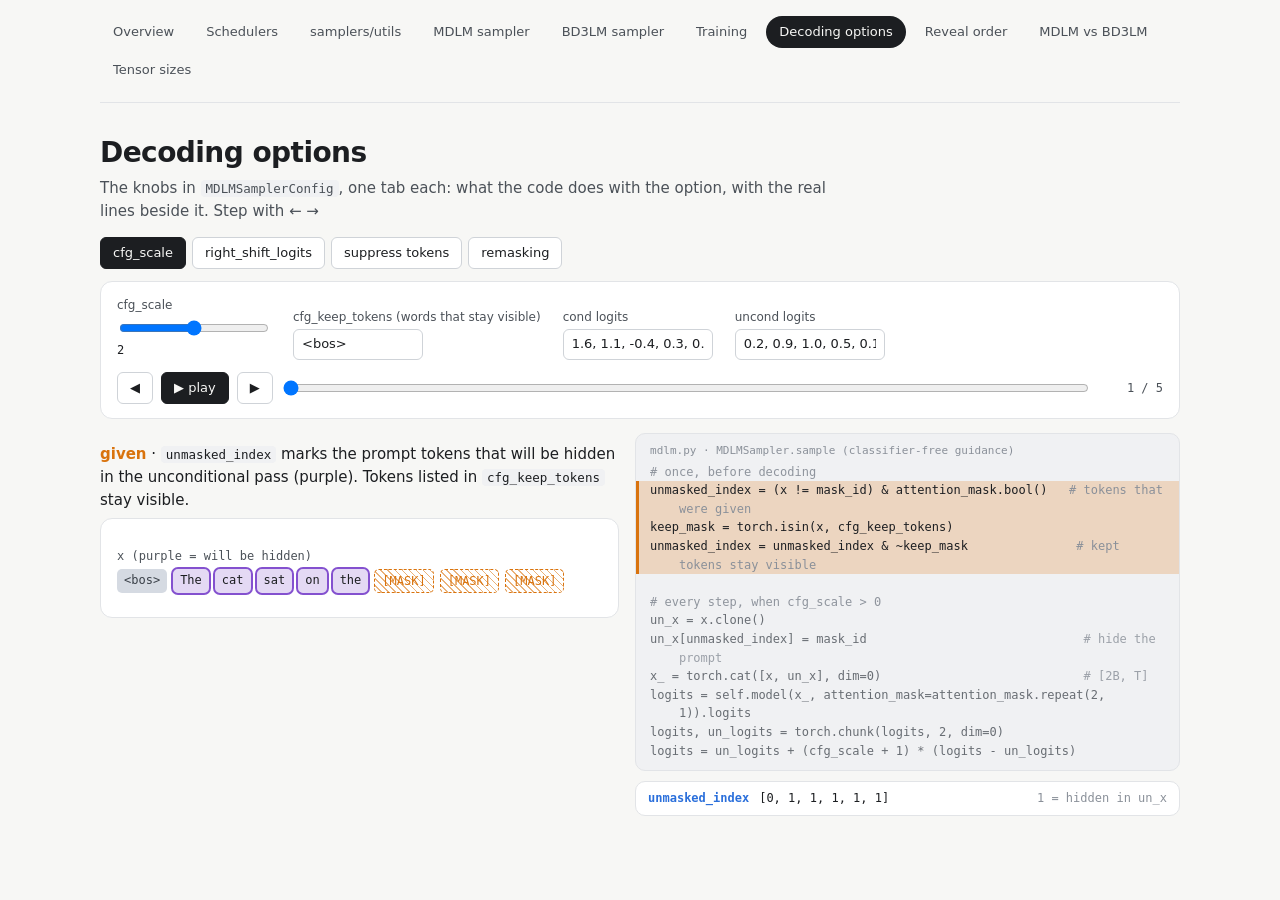
<file: visualizations/options.html>
<!doctype html>
<html lang="en"><head><meta charset="utf-8"><meta name="viewport" content="width=device-width,initial-scale=1">
<title>Decoding options — dllm/core/samplers/mdlm.py</title>
<link rel="stylesheet" href="assets/style.css">
</head><body><main>
<script src="assets/common.js"></script>
<script>document.write(navHtml("options.html"))</script>

<h1>Decoding options</h1>
<p class="sub">The knobs in <code>MDLMSamplerConfig</code>, one tab each: what the code does with the option, with the real lines beside it. Step with ← →</p>

<div class="tabs"><button id="tab_cfg" class="on">cfg_scale</button><button id="tab_shift">right_shift_logits</button><button id="tab_suppress">suppress tokens</button><button id="tab_remask">remasking</button></div>

<div class="panel">
  <div class="controls" id="ctl_cfg">
    <label>cfg_scale <input type="range" id="c_s" min="0" max="4" step="0.5" value="2"><output id="c_s_o"></output></label>
    <label>cfg_keep_tokens (words that stay visible) <input type="text" id="c_keep" value="&lt;bos&gt;" style="width:130px"></label>
    <label>cond logits <input type="text" id="c_cond" value="1.6, 1.1, -0.4, 0.3, 0.0" style="width:150px"></label>
    <label>uncond logits <input type="text" id="c_un" value="0.2, 0.9, 1.0, 0.5, 0.1" style="width:150px"></label>
  </div>
  <div class="controls" id="ctl_shift" hidden>
    <label><span>right_shift_logits</span><input type="checkbox" id="s_on" checked></label>
    <label>prompt length <input type="range" id="s_P" min="1" max="8" value="4"><output id="s_P_o"></output></label>
    <label>max_new_tokens <input type="range" id="s_N" min="4" max="12" value="8"><output id="s_N_o"></output></label>
    <label>block_size <input type="range" id="s_bs" min="1" max="8" value="4"><output id="s_bs_o"></output></label>
    <label>block b <input type="range" id="s_b" min="0" max="7" value="0"><output id="s_b_o"></output></label>
  </div>
  <div class="controls" id="ctl_suppress" hidden>
    <label>logits (the, cat, sat, mat, &lt;eos&gt;, &lt;pad&gt;) <input type="text" id="u_logits" value="1.5, 0.5, 0.2, 1.0, 2.5, 0.8" style="width:190px"></label>
    <label>suppress_tokens <input type="text" id="u_sup" value="&lt;pad&gt;" style="width:120px"></label>
    <label>begin_suppress_tokens <input type="text" id="u_bsup" value="&lt;eos&gt;" style="width:120px"></label>
  </div>
  <div class="controls" id="ctl_remask" hidden>
    <label>candidates W <input type="range" id="r_W" min="6" max="16" value="10"><output id="r_W_o"></output></label>
    <label>k (reveal this step) <input type="range" id="r_k" min="1" max="8" value="3"><output id="r_k_o"></output></label>
    <button id="r_re">resample</button>
  </div>
  <div id="stp" style="margin-top:12px"></div>
</div>

<div class="split" style="margin-top:14px">
  <div>
    <div class="cap" id="cap"></div>
    <div class="panel"><div class="seqs" id="viz"></div></div>
  </div>
  <div class="sticky"><div id="code"></div><div id="watch"></div></div>
</div>

<script>
const $c = (id) => document.getElementById(id);
const nums = (v) => v.split(",").map((s) => parseFloat(s)).filter((x) => !isNaN(x));
const list = (a, k = 2) => "[" + a.map((v) => (v === -Infinity ? "−inf" : +v.toFixed(k))).join(", ") + "]";
const softmax = (l) => { const m = Math.max(...l.filter(isFinite)), e = l.map((v) => (isFinite(v) ? Math.exp(v - m) : 0)), s = e.reduce((a, b) => a + b, 0); return e.map((v) => v / s); };
const lbl = (t) => `<div class="mini" style="margin-top:10px">${t}</div>`;
const chips = (arr) => `<div class="trk" style="gap:6px">${arr.map((a) => `<div class="wt ${a.c}">${_esc(a.t)}</div>`).join("")}</div>`;
const VOC = ["mat", "hat", "moon", "dog", "sky", "tree", "cup", "box"];

/* =========================================================
   cfg_scale
   ========================================================= */
const CODE_CFG = `# once, before decoding
@given|unmasked_index = (x != mask_id) & attention_mask.bool()   # tokens that were given
@given|keep_mask = torch.isin(x, cfg_keep_tokens)
@given|unmasked_index = unmasked_index & ~keep_mask               # kept tokens stay visible

# every step, when cfg_scale > 0
@hide|un_x = x.clone()
@hide|un_x[unmasked_index] = mask_id                              # hide the prompt
@batch|x_ = torch.cat([x, un_x], dim=0)                            # [2B, T]
@batch|logits = self.model(x_, attention_mask=attention_mask.repeat(2, 1)).logits
@batch|logits, un_logits = torch.chunk(logits, 2, dim=0)
@mix|logits = un_logits + (cfg_scale + 1) * (logits - un_logits)`;
const CFG = {
  code: CODE_CFG, title: "mdlm.py · MDLMSampler.sample (classifier-free guidance)", ctl: "ctl_cfg",
  build() {
    this.s = +$c("c_s").value; this.prompt = ["<bos>", "The", "cat", "sat", "on", "the"];
    const keep = $c("c_keep").value.split(",").map((z) => z.trim()); this.given = this.prompt.map((w) => !keep.includes(w));
    let cond = nums($c("c_cond").value).slice(0, 8), un = nums($c("c_un").value).slice(0, 8), V = Math.max(2, Math.min(cond.length, un.length));
    this.cond = cond.slice(0, V); this.un = un.slice(0, V); this.V = V; this.labels = VOC.slice(0, V);
    this.mixed = this.cond.map((c, i) => this.un[i] + (this.s + 1) * (c - this.un[i]));
    this.frames = this.s === 0 ? ["off"] : ["given", "hide", "batch", "logits", "mix"];
  },
  show(i) {
    const f = this.frames[i], { prompt, given, cond, un, mixed, s, labels } = this, mk = "[MASK]";
    const cx = [...prompt.map((w) => ({ t: w, c: "ctx" })), ...[0, 1, 2].map(() => ({ t: mk, c: "msk" }))];
    const ux = [...prompt.map((w, k) => (given[k] ? { t: mk, c: "msk" } : { t: w, c: "ctx" })), ...[0, 1, 2].map(() => ({ t: mk, c: "msk" }))];
    const pc = softmax(cond), pm = softmax(mixed), top = (a) => a.indexOf(Math.max(...a));
    let cap = "", viz = "", w = [], tags = [];
    if (f === "off") { cap = "<b>cfg_scale = 0</b> · guidance is off: the branch <code>if cfg_scale &gt; 0</code> is skipped and the sampler does one forward pass with the prompt visible. Raise the scale to see what changes."; viz = lbl("x (the only pass)") + chips(cx); w = [["cfg_scale", 0, "no second pass"]]; }
    else if (f === "given") { cap = "<b>given</b> · <code>unmasked_index</code> marks the prompt tokens that will be hidden in the unconditional pass (purple). Tokens listed in <code>cfg_keep_tokens</code> stay visible."; viz = lbl("x  (purple = will be hidden)") + chips(cx.map((c, k) => (k < prompt.length && given[k] ? { t: c.t, c: "att" } : c))); w = [["unmasked_index", `[${given.map((g) => (g ? 1 : 0)).join(", ")}]`, "1 = hidden in un_x"]]; tags = ["given"]; }
    else if (f === "hide") { cap = "<b>hide</b> · the unconditional input <code>un_x</code> is the same canvas with those prompt tokens replaced by <code>[MASK]</code>: the model now predicts with no prompt."; viz = lbl("x (conditional)") + chips(cx) + lbl("un_x (unconditional)") + chips(ux); w = [["un_x", `[B, T]`, `${given.filter(Boolean).length} prompt tokens masked`]]; tags = ["hide"]; }
    else if (f === "batch") { cap = "<b>batch</b> · both canvases go through the model as <em>one</em> batch of 2B, and the logits are split back into a conditional and an unconditional half."; viz = lbl("x_ = cat([x, un_x])  →  [2B, T]") + chips(cx) + chips(ux) + lbl("logits → chunk(2) → logits (cond), un_logits"); w = [["x_", "[2B, T]"], ["logits", "[2B, T, V]", "→ two [B, T, V] halves"]]; tags = ["batch"]; }
    else if (f === "logits") { cap = "<b>logits</b> · scores for the first masked position from each half. With the prompt the model prefers <b>" + labels[top(cond)] + "</b>; without it it prefers <b>" + labels[top(un)] + "</b>."; viz = lbl("logits (conditional: prompt visible)") + svgBars(cond, { labels, hi: top(cond) }) + lbl("un_logits (unconditional: prompt hidden)") + svgBars(un, { labels, hi: top(un), color: "var(--c3)" }); w = [["logits", list(cond)], ["un_logits", list(un)]]; tags = ["batch"]; }
    else { cap = `<b>mix</b> · <code>un + (s+1)·(cond − un)</code> with s = <b>${s}</b>, i.e. <code>cond + s·(cond − un)</code>: push the scores further in the direction the prompt moved them. P(<b>${labels[top(mixed)]}</b>) goes from ${(pc[top(mixed)] * 100).toFixed(0)}% to ${(pm[top(mixed)] * 100).toFixed(0)}%.`;
      viz = lbl("cond") + svgBars(cond, { labels, color: "var(--c1)" }) + lbl(`guided = un + (${s}+1)·(cond − un)`) + svgBars(mixed, { labels, hi: top(mixed), color: "var(--c3)" }); w = [["cfg_scale", s], ["guided", list(mixed)], ["P(top) cond → guided", `${(pc[top(mixed)] * 100).toFixed(1)}% → ${(pm[top(mixed)] * 100).toFixed(1)}%`]]; tags = ["mix"]; }
    $c("cap").innerHTML = cap; $c("viz").innerHTML = viz; watch($c("watch"), w); cp.hl(tags);
  },
};

/* =========================================================
   right_shift_logits
   ========================================================= */
const CODE_SHIFT = `# empty prompts get a [BOS], so that column 0 exists
@bos|if right_shift_logits:
@bos|    inputs = [[bos_id] if len(p) == 0 else p for p in inputs]

def _window_logits(logits, c0, c1, right_shift):
@win|    if not right_shift:
@win|        return logits[:, c0:c1]
@shift|    src = torch.arange(c0 - 1, c1 - 1).clamp(min=0)   # column i uses column i-1
@shift|    return logits[:, src]`;
const SHIFT = {
  code: CODE_SHIFT, title: "mdlm.py · _window_logits", ctl: "ctl_shift",
  build() {
    this.on = $c("s_on").checked; this.P = +$c("s_P").value; this.N = +$c("s_N").value; this.bs = +$c("s_bs").value;
    const nb = Math.ceil(this.N / this.bs); $c("s_b").max = nb - 1; this.b = Math.min(+$c("s_b").value, nb - 1);
    this.T = this.P + this.N; this.c0 = this.P + this.b * this.bs; this.c1 = Math.min(this.c0 + this.bs, this.T);
    this.frames = ["raw", "shift", "window"];
  },
  show(i) {
    const f = this.frames[i], { on, P, T, c0, c1 } = this, cw = Math.max(20, Math.min(40, Math.floor(($c("viz").clientWidth || 520) / T) - 2));
    const src = (k) => (on ? Math.max(k - 1, 0) : k);
    let canvas = "", raw = "", used = "";
    for (let k = 0; k < T; k++) {
      canvas += `<div class="cell ${k < P ? "prompt" : "mask"}" style="height:26px">${k < P ? "P" : ""}</div>`;
      raw += `<div class="cell" style="height:26px;font-size:10px;background:var(--code)" data-tip="output at column ${k}">o${k}</div>`;
      const inW = k >= c0 && k < c1, shown = f !== "raw";
      used += `<div class="cell ${inW && f === "window" ? "sel" : ""}" style="height:26px;font-size:10px;background:${shown ? (inW ? "color-mix(in srgb,var(--c4) 30%,var(--surface))" : "var(--code)") : "transparent"};${shown ? "" : "border:1px dotted var(--line)"}">${shown ? "o" + src(k) : ""}</div>`;
    }
    const row = (lab, cells) => `<div class="seq" style="--T:${T};--cw:${cw}px;margin-bottom:8px"><div class="lab">${lab}</div><div class="row">${cells}</div></div>`;
    $c("viz").innerHTML = row("canvas (prompt · masks)", canvas) + row(on ? "model output o[i]  — trained to predict token i+1" : "model output o[i]  — predicts token i", raw) + row(f === "raw" ? "logits used for column i" : `logits used for column i = o[${on ? "max(i−1, 0)" : "i"}]`, used) +
      `<div class="row win" style="--T:${T};--cw:${cw}px;display:grid;grid-template-columns:repeat(${T},${cw}px);gap:2px"><div style="grid-column:${c0 + 1}/${c1 + 1};background:var(--c3)"></div></div><div class="mini">green = the block being decoded, columns ${c0}…${c1 - 1}</div>`;
    const cap = { raw: on ? `<b>raw</b> · a model initialised from an autoregressive checkpoint keeps its habit: the output at column <i>i</i> is a prediction for token <i>i+1</i>.` : `<b>raw</b> · with <code>right_shift_logits = False</code> the output at column <i>i</i> is used for token <i>i</i> — the usual masked-diffusion convention.`,
      shift: on ? `<b>shift</b> · to predict token <i>i</i> we therefore need the output from column <i>i−1</i>: everything moves one place right (column 0 keeps its own).` : `<b>shift</b> · no shift: each column uses its own output.`,
      window: on ? `<b>window</b> · only columns ${c0}…${c1 - 1} are needed, so <code>src = arange(c0−1, c1−1)</code> = <b>${c0 - 1} … ${c1 - 2}</b>. The first masked column uses the output of the token just before it.` : `<b>window</b> · only columns ${c0}…${c1 - 1} are sliced: <code>logits[:, c0:c1]</code>.` }[f];
    $c("cap").innerHTML = cap;
    watch($c("watch"), { raw: [["T", T], ["prompt / new", `${P} / ${T - P}`]], shift: [["column i uses", on ? "o[max(i−1, 0)]" : "o[i]"]], window: [["c0, c1", `${c0}, ${c1}`], ["src", on ? `[${Array.from({ length: c1 - c0 }, (_, k) => Math.max(c0 - 1 + k, 0)).join(", ")}]` : "c0:c1 (slice)"]] }[f]);
    cp.hl(f === "raw" ? ["bos"] : on ? ["win", "shift"] : ["win"]);
  },
};

/* =========================================================
   suppress_tokens / begin_suppress_tokens
   ========================================================= */
const CODE_SUP = `if suppress_ids is not None:
@sup|    logits[:, :, suppress_ids] = -torch.inf          # BEFORE argmax: can never be chosen

@arg|x0 = torch.argmax(add_gumbel_noise(logits, temperature), dim=-1)

if begin_suppress_ids is not None:
@bsup|    logits[:, :, begin_suppress_ids] = -torch.inf   # AFTER argmax: x0 is already fixed

@conf|p = F.softmax(logits, dim=-1)
@conf|x0_p = torch.gather(p, -1, x0.unsqueeze(-1)).squeeze(-1)   # confidence of the chosen token`;
const SUP_TOK = ["the", "cat", "sat", "mat", "<eos>", "<pad>"];
const SUPPRESS = {
  code: CODE_SUP, title: "mdlm.py · one decoding step", ctl: "ctl_suppress",
  build() {
    this.logits = nums($c("u_logits").value).slice(0, 6); while (this.logits.length < 6) this.logits.push(0);
    const ids = (v) => v.split(",").map((z) => SUP_TOK.indexOf(z.trim())).filter((k) => k >= 0);
    this.sup = ids($c("u_sup").value); this.bsup = ids($c("u_bsup").value);
    this.l1 = this.logits.map((v, k) => (this.sup.includes(k) ? -Infinity : v));
    this.x0 = this.l1.indexOf(Math.max(...this.l1));
    this.l2 = this.l1.map((v, k) => (this.bsup.includes(k) ? -Infinity : v));
    this.p = softmax(this.l2); this.conf = this.p[this.x0];
    this.frames = ["logits", "sup", "arg", "bsup", "conf"];
  },
  show(i) {
    const f = this.frames[i], { logits, l1, l2, x0, conf, sup, bsup, p } = this, L = SUP_TOK;
    const nm = (a) => a.length ? a.map((k) => L[k]).join(", ") : "none", E = (t) => _esc(String(t));
    let cap = "", viz = "", w = [], tags = [];
    if (f === "logits") { cap = "<b>logits</b> · the model's scores for one position. <code>&lt;eos&gt;</code> is the favourite here."; viz = lbl("logits") + svgBars(logits, { labels: L, hi: logits.indexOf(Math.max(...logits)) }); w = [["suppress_tokens", nm(sup)], ["begin_suppress_tokens", nm(bsup)]]; }
    else if (f === "sup") { cap = `<b>suppress_tokens</b> · <code>logits[..., ids] = −inf</code> <em>before</em> the argmax: <b>${E(nm(sup))}</b> can never be proposed.`; viz = lbl("logits after suppress_tokens") + svgBars(l1, { labels: L }); w = [["suppress_ids", `[${sup.join(", ")}]`, nm(sup)]]; tags = ["sup"]; }
    else if (f === "arg") { cap = `<b>argmax</b> · the proposed token is <b>${E(L[x0])}</b>, chosen from the logits <em>after</em> <code>suppress_tokens</code> but <em>before</em> <code>begin_suppress_tokens</code> is applied.`; viz = lbl("logits used for the argmax") + svgBars(l1, { labels: L, hi: x0 }); w = [["x0", L[x0]]]; tags = ["arg"]; }
    else if (f === "bsup") { cap = `<b>begin_suppress_tokens</b> · <code>−inf</code> is written <em>after</em> <code>x0</code> was chosen, so it does not change <code>x0</code>. It only changes the probabilities used for the confidence next.`; viz = lbl("logits after begin_suppress_tokens (x0 already fixed)") + svgBars(l2, { labels: L, hi: bsup.includes(x0) ? [] : x0 }); w = [["begin_suppress_ids", `[${bsup.join(", ")}]`, nm(bsup)], ["x0", L[x0], "unchanged"]]; tags = ["bsup"]; }
    else { const banned = bsup.includes(x0); cap = banned ? `<b>confidence</b> · x0 = <b>${E(L[x0])}</b> is in <code>begin_suppress_tokens</code>, so its probability is now <b>0</b>: it is ranked last for this step, but it is still eligible — if the step needs more tokens than there are better candidates, it is still committed.` : `<b>confidence</b> · <code>softmax(logits)</code> at x0 = <b>${E(L[x0])}</b> gives confidence ${conf.toFixed(3)}; positions are ranked by this number.`;
      viz = lbl("softmax(logits) — the confidence of x0 is the highlighted bar") + svgBars(p, { labels: L, hi: x0, fmt: (z) => z.toFixed(3) }); w = [["x0_p", conf.toFixed(4), banned ? "0 → ranked last" : "used for ranking"]]; tags = ["conf"]; }
    $c("cap").innerHTML = cap; $c("viz").innerHTML = viz; watch($c("watch"), w); cp.hl(tags);
  },
};

/* =========================================================
   remasking: low_confidence vs random
   ========================================================= */
const CODE_REMASK = `@lc|if remasking == "low_confidence":
@lc|    p = F.softmax(logits, dim=-1)
@lc|    x0_p = torch.gather(p, -1, x0.unsqueeze(-1)).squeeze(-1)   # how sure the model is
@rnd|elif remasking == "random":
@rnd|    x0_p = torch.rand((B, T), device=x.device)[:, c0:c1]       # ignores the model

@pick|confidence = torch.where(mask_w & window_w, x0_p, -torch.inf)
@pick|transfer_index = topk_transfer_mask(confidence, k, k_max)     # top-k of the scores`;
const REMASK = {
  code: CODE_REMASK, title: "mdlm.py · confidence scores", ctl: "ctl_remask", seed: 3,
  build() {
    const W = +$c("r_W").value, rnd = mulberry32(this.seed); $c("r_k").max = W; this.W = W; this.k = Math.min(+$c("r_k").value, W);
    this.lc = Array.from({ length: W }, () => Math.pow(rnd(), 2.2)); this.rd = Array.from({ length: W }, () => rnd());
    const top = (a) => a.map((v, i) => [v, i]).sort((x, y) => y[0] - x[0]).slice(0, this.k).map((z) => z[1]);
    this.tl = top(this.lc); this.tr = top(this.rd); this.overlap = this.tl.filter((i) => this.tr.includes(i)).length;
    this.frames = ["lc", "rnd", "pick"];
  },
  show(i) {
    const f = this.frames[i], { W, k, lc, rd, tl, tr, overlap } = this, labels = Array.from({ length: W }, (_, j) => j), fm = (z) => z.toFixed(2).replace(/^0/, "");
    const b = (a, hi, col) => svgBars(a, { labels, hi, color: col, fmt: fm, W: 560 });
    let cap = "", viz = "", w = [], tags = [];
    if (f === "lc") { cap = "<b>low_confidence</b> · each masked position is scored by how sure the model is about its proposed token (the softmax probability). Sure positions get committed first; unsure ones stay masked and are tried again next step."; viz = lbl(`x0_p — model confidence at W = ${W} candidate positions`) + b(lc, [], "var(--c1)"); w = [["x0_p", `[B, ${W}]`, "probability of x0"]]; tags = ["lc"]; }
    else if (f === "rnd") { cap = "<b>random</b> · the model's confidence is ignored: every position gets a uniform random score, so the choice of <i>which</i> tokens to commit is random (the predicted tokens themselves are the same)."; viz = lbl("x0_p — random scores") + b(rd, [], "var(--c3)"); w = [["x0_p", `[B, ${W}]`, "torch.rand"]]; tags = ["rnd"]; }
    else { cap = `<b>pick</b> · with k = ${k}, the same <code>topk_transfer_mask</code> keeps the k highest scores. Here the two strategies agree on <b>${overlap}</b> of ${k} positions.`; viz = lbl("low_confidence: top-k highlighted") + b(lc, tl, "var(--c1)") + lbl("random: top-k highlighted") + b(rd, tr, "var(--c3)"); w = [["k", k], ["agree", `${overlap} / ${k}`, "positions picked by both"]]; tags = ["pick"]; }
    $c("cap").innerHTML = cap; $c("viz").innerHTML = viz; watch($c("watch"), w); cp.hl(tags);
  },
};

/* =========================================================
   tabs + shared stepper
   ========================================================= */
const MODS = { cfg: CFG, shift: SHIFT, suppress: SUPPRESS, remask: REMASK };
let curMod = "cfg", cp = null;
const st = stepper($c("stp"), (i) => { const M = MODS[curMod]; if (M.frames && M.frames[i] !== undefined) M.show(i); }, 800);
function activate(name, keep) {
  curMod = name; const M = MODS[name];
  for (const k in MODS) { $c("ctl_" + k).hidden = k !== name; $c("tab_" + k).classList.toggle("on", k === name); }
  $c("code").innerHTML = ""; cp = codePanel($c("code"), M.title, M.code);
  M.build(); st.setN(M.frames.length, keep);
}
for (const k in MODS) $c("tab_" + k).onclick = () => activate(k, false);
const rebuild = () => { MODS[curMod].build(); st.setN(MODS[curMod].frames.length, true); };
["c_keep", "c_cond", "c_un", "s_on", "u_logits", "u_sup", "u_bsup"].forEach((id) => $c(id).addEventListener("input", rebuild));
["c_s", "s_P", "s_N", "s_bs", "s_b", "r_W", "r_k"].forEach((id) => bindRange(id, rebuild));
$c("r_re").onclick = () => { REMASK.seed++; rebuild(); };
activate(["cfg", "shift", "suppress", "remask"].includes(EMBED) ? EMBED : "cfg", false);
</script>
</main></body></html>
</file>
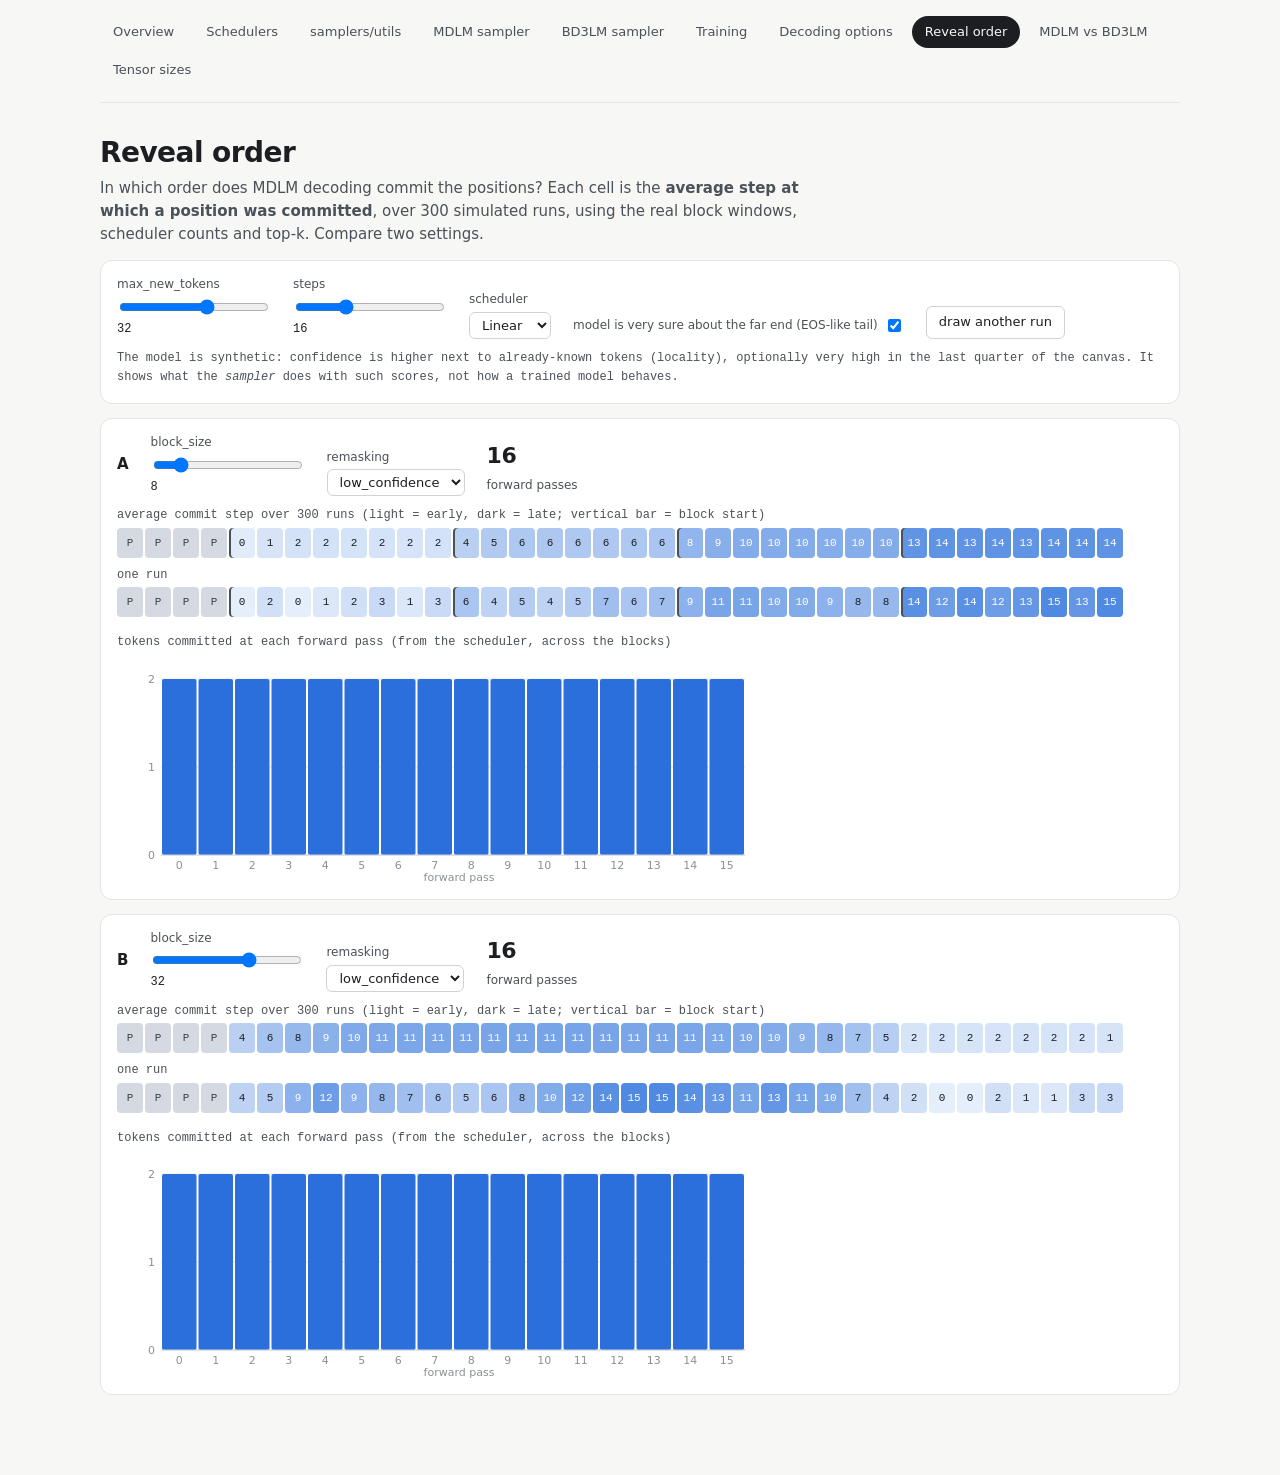
<file: visualizations/reveal_order.html>
<!doctype html>
<html lang="en"><head><meta charset="utf-8"><meta name="viewport" content="width=device-width,initial-scale=1">
<title>Reveal order — where tokens land</title>
<link rel="stylesheet" href="assets/style.css">
</head><body><main>
<script src="assets/common.js"></script>
<script>document.write(navHtml("reveal_order.html"))</script>

<h1>Reveal order</h1>
<p class="sub">In which order does MDLM decoding commit the positions? Each cell is the <b>average step at which a position was committed</b>, over 300 simulated runs, using the real block windows, scheduler counts and top-k. Compare two settings.</p>

<div class="panel">
  <div class="controls">
    <label>max_new_tokens <input type="range" id="N" min="8" max="48" value="32"><output id="N_o"></output></label>
    <label>steps <input type="range" id="steps" min="1" max="48" value="16"><output id="steps_o"></output></label>
    <label>scheduler <select id="sched"><option value="linear">Linear</option><option value="cosine">Cosine</option></select></label>
    <label><span>model is very sure about the far end (EOS-like tail)</span><input type="checkbox" id="tail" checked></label>
    <button id="re">draw another run</button>
  </div>
  <div class="mini" style="margin-top:10px">The model is synthetic: confidence is higher next to already-known tokens (locality), optionally very high in the last quarter of the canvas. It shows what the <i>sampler</i> does with such scores, not how a trained model behaves.</div>
</div>

<div id="panels"></div>

<script>
const $c = (id) => document.getElementById(id);
const R = 300, P = 4;
let single = 0;
const CFGS = [{ key: "A", bs: 8, rm: "low_confidence" }, { key: "B", bs: 48, rm: "low_confidence" }];

// one simulated decode of a single row: returns the commit step (0-based forward index) of each generated position
function run(N, bs, steps, S, remask, tail, rnd) {
  const T = P + N, st = new Array(T).fill(0).map((_, p) => (p < P ? 0 : 1)), when = new Array(N).fill(-1);
  const nb = Math.ceil(N / bs), spb = Math.ceil(steps / nb), ks = [];
  let g = 0;
  for (let b = 0; b < nb; b++) {
    const lo = P + b * bs, hi = Math.min(P + N, lo + bs);
    const nt = numTransfer([hi - lo], bs === 0 ? 1 : spb, S, false, rnd).packed[0];
    for (const k of nt) {
      const cand = [];
      for (let p = lo; p < hi; p++) if (st[p] === 1) {
        let c;
        if (remask === "random") c = rnd();
        else {
          const known = (p > 0 && st[p - 1] !== 1) || (p < T - 1 && st[p + 1] !== 1);
          c = 0.15 * rnd() + 0.85 * rnd() * (known ? 1 : 0.35);
          if (tail && p - P >= N * 0.75) c = 0.75 + 0.25 * rnd();
        }
        cand.push([c, p]);
      }
      cand.sort((a, z) => z[0] - a[0]);
      for (const [, p] of cand.slice(0, k)) { st[p] = 2; when[p - P] = g; }
      ks.push(Math.min(k, cand.length)); g++;
    }
  }
  return { when, forwards: g, ks };
}

function renderPanel(cfg, N, steps, S, tail, seedBase) {
  const rnd = mulberry32(1000 + seedBase), sum = new Array(N).fill(0);
  let F = 0, ksOne = [];
  for (let r = 0; r < R; r++) { const o = run(N, cfg.bs, steps, S, cfg.rm, tail, rnd); o.when.forEach((w, i) => (sum[i] += w)); F = o.forwards; }
  const one = run(N, cfg.bs, steps, S, cfg.rm, tail, mulberry32(7000 + single * 13 + seedBase));
  ksOne = one.ks;
  const mean = sum.map((v) => v / R), width = ($c("panels").clientWidth || 900) - 40, cw = Math.max(12, Math.min(28, Math.floor(width / (N + P)) - 2));
  const cells = (arr, f) => arr.map((v, i) => `<div class="cell done ${f(v) > 0.55 ? "dark" : ""}" style="--f:${f(v)};${i % cfg.bs === 0 && cfg.bs < N ? "box-shadow:inset 2px 0 0 var(--ink2);" : ""}" data-tip="position ${i} · ${typeof v === "number" ? (Number.isInteger(v) ? "committed at step " + v : "average step " + v.toFixed(1)) : ""}">${Math.round(v)}</div>`).join("");
  const prompt = `<div class="cell prompt">P</div>`.repeat(P);
  const norm = (v) => (F > 1 ? v / (F - 1) : 0);
  return `<div class="panel" style="margin-top:14px">
    <div class="controls" style="margin-bottom:10px"><b style="align-self:center">${cfg.key}</b>
      <label>block_size <input type="range" data-k="${cfg.key}" data-f="bs" min="1" max="48" value="${cfg.bs}"><output>${Math.min(cfg.bs, N)}</output></label>
      <label>remasking <select data-k="${cfg.key}" data-f="rm"><option value="low_confidence" ${cfg.rm === "low_confidence" ? "selected" : ""}>low_confidence</option><option value="random" ${cfg.rm === "random" ? "selected" : ""}>random</option></select></label>
      <span class="stat" style="margin:0"><b>${F}</b><span>forward passes</span></span></div>
    <div class="seq" style="--T:${N + P};--cw:${cw}px"><div class="lab">average commit step over ${R} runs (light = early, dark = late; vertical bar = block start)</div><div class="row">${prompt}${cells(mean, norm)}</div>
      <div class="lab" style="margin-top:8px">one run</div><div class="row">${prompt}${cells(one.when, norm)}</div></div>
    <div class="mini" style="margin-top:10px">tokens committed at each forward pass (from the scheduler, across the blocks)</div><div id="k_${cfg.key}" style="max-width:640px"></div></div>`;
}

function render() {
  const N = +$c("N").value, steps = +$c("steps").value, S = ALPHA[$c("sched").value], tail = $c("tail").checked;
  $c("panels").innerHTML = CFGS.map((c, i) => renderPanel({ ...c, bs: Math.min(c.bs, N) }, N, steps, S, tail, i)).join("");
  CFGS.forEach((c, i) => {
    const bs = Math.min(c.bs, N), o = run(N, bs, steps, S, c.rm, tail, mulberry32(7000 + single * 13 + i));
    barChart($c("k_" + c.key), { vals: o.ks, labelX: "forward pass", tipFor: (j) => `forward ${j}: commit ${o.ks[j]} tokens` });
  });
  $$("#panels [data-k]").forEach((el) => el.addEventListener(el.type === "range" ? "change" : "input", () => {
    const c = CFGS.find((z) => z.key === el.dataset.k); if (el.dataset.f === "bs") c.bs = +el.value; else c.rm = el.value; render();
  }));
}
["sched", "tail"].forEach((id) => $c(id).addEventListener("input", render));
bindRange("N", render); bindRange("steps", render);
$c("re").onclick = () => { single++; render(); };
render();
</script>
</main></body></html>
</file>
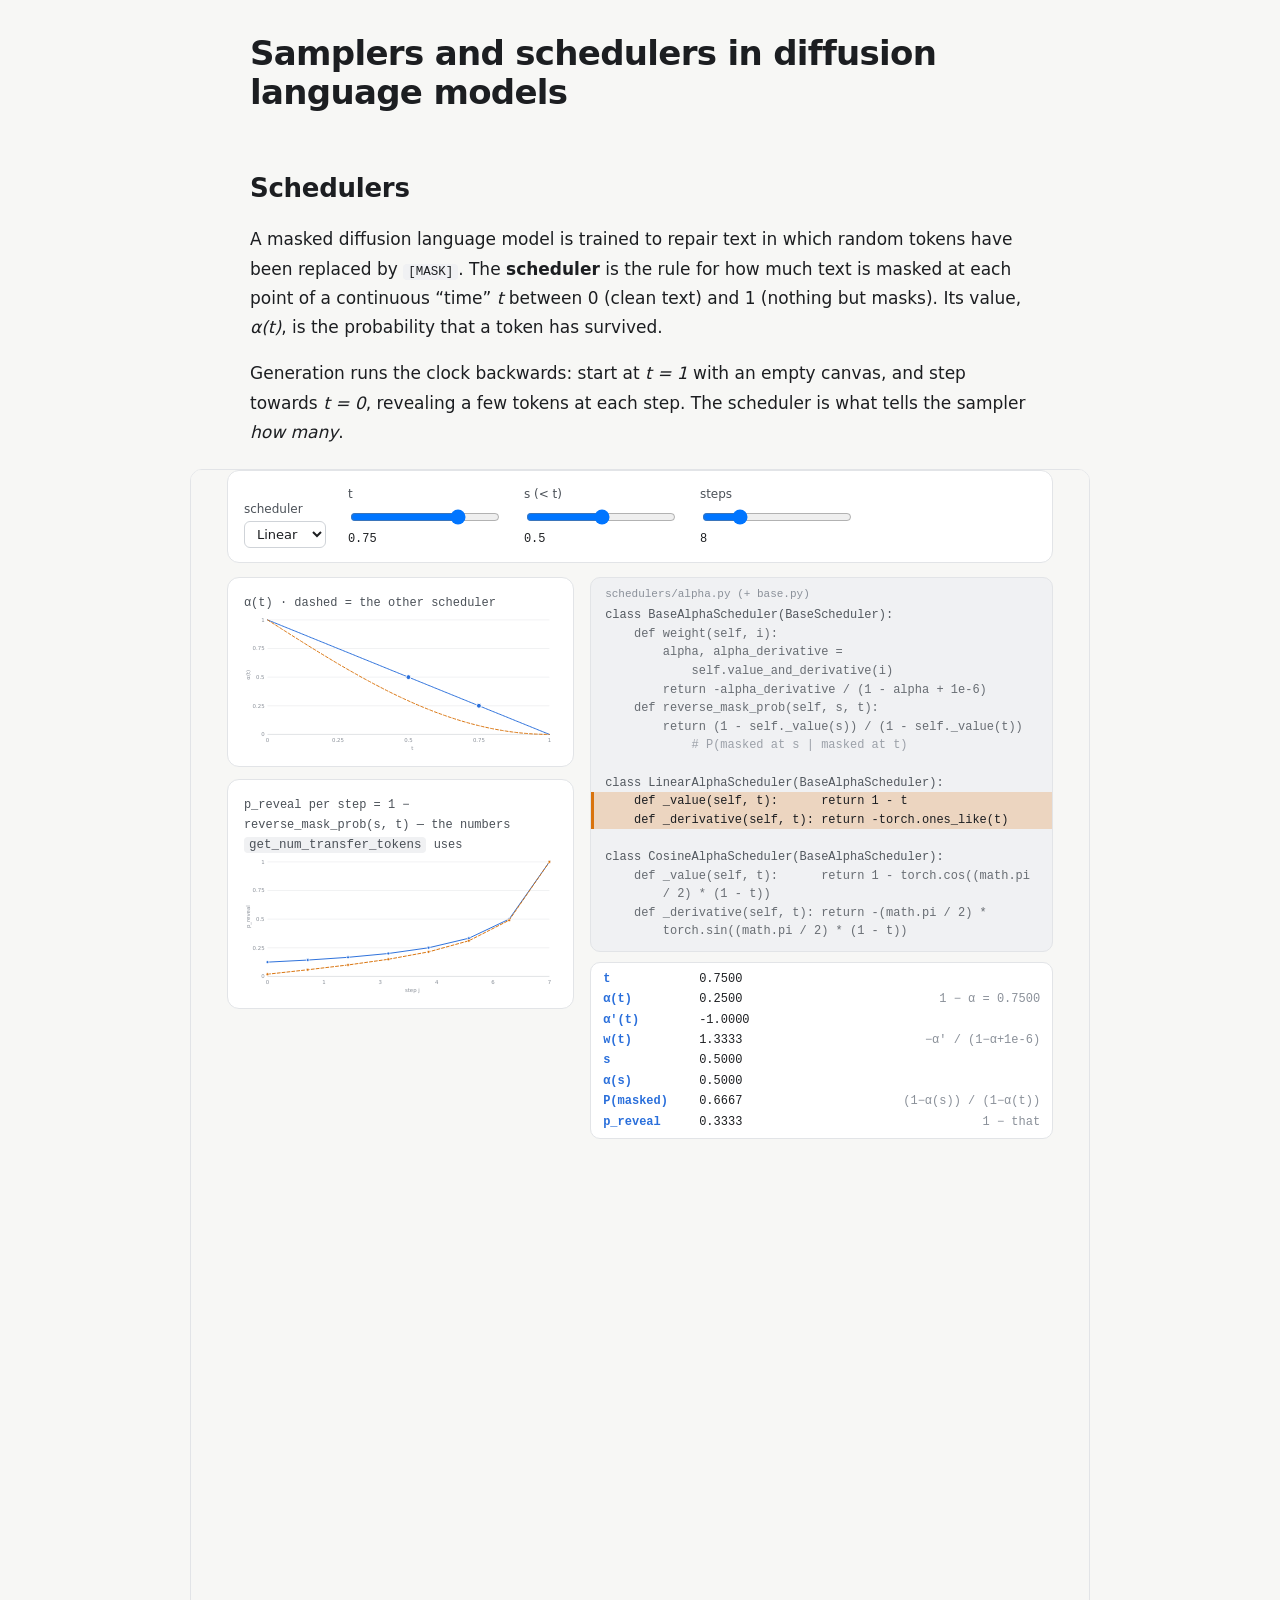
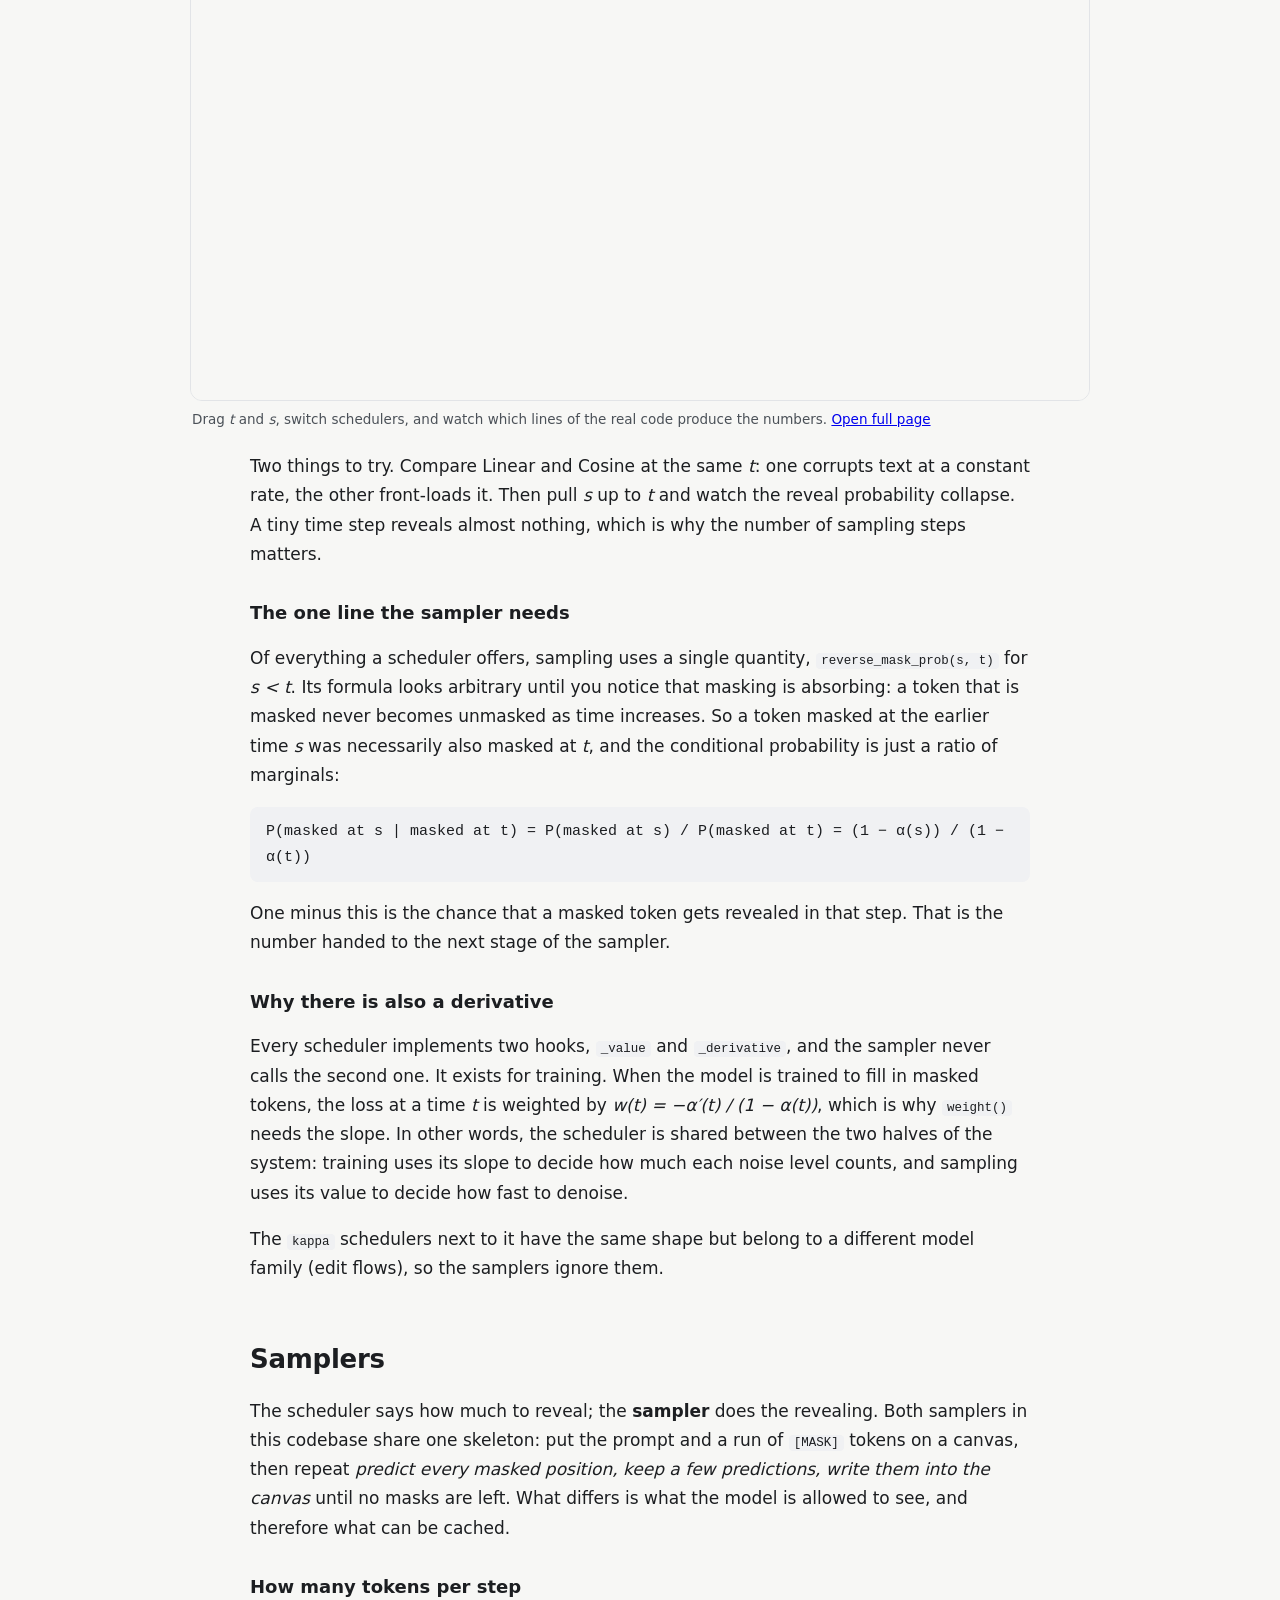
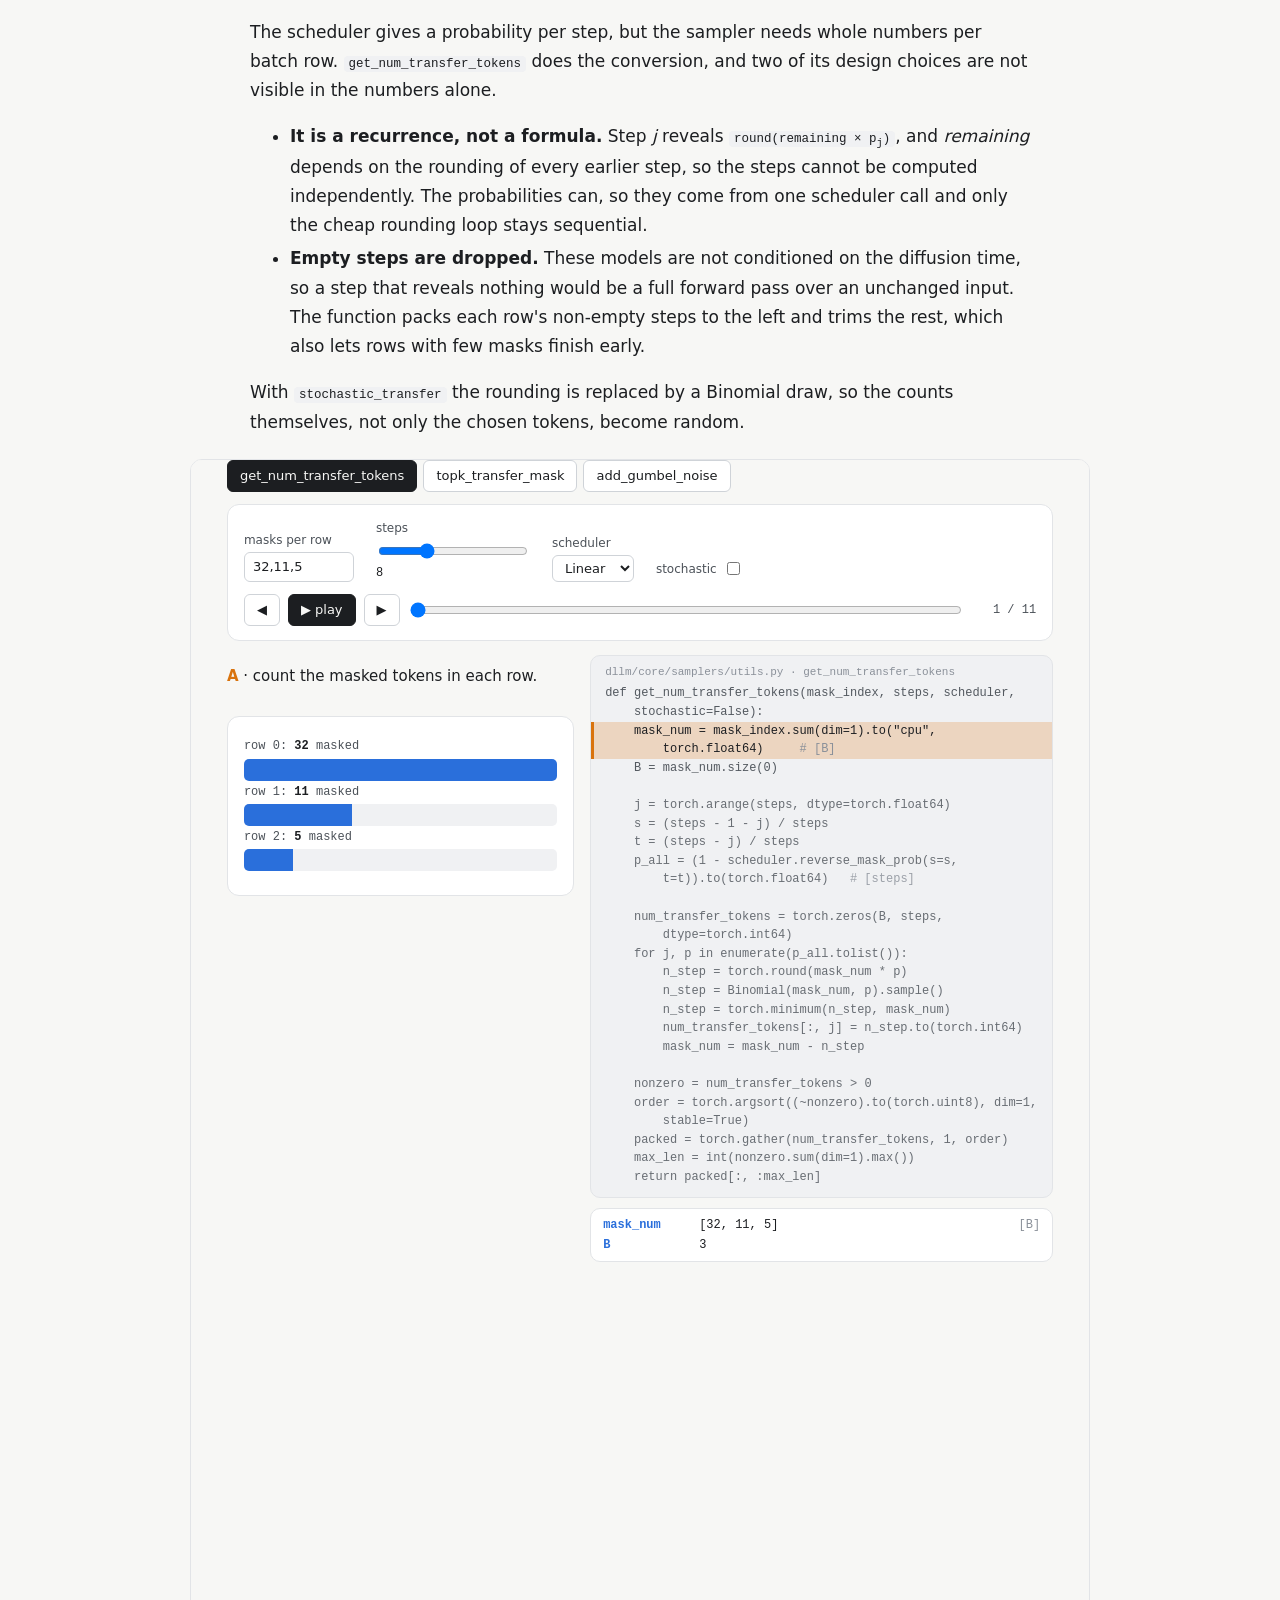
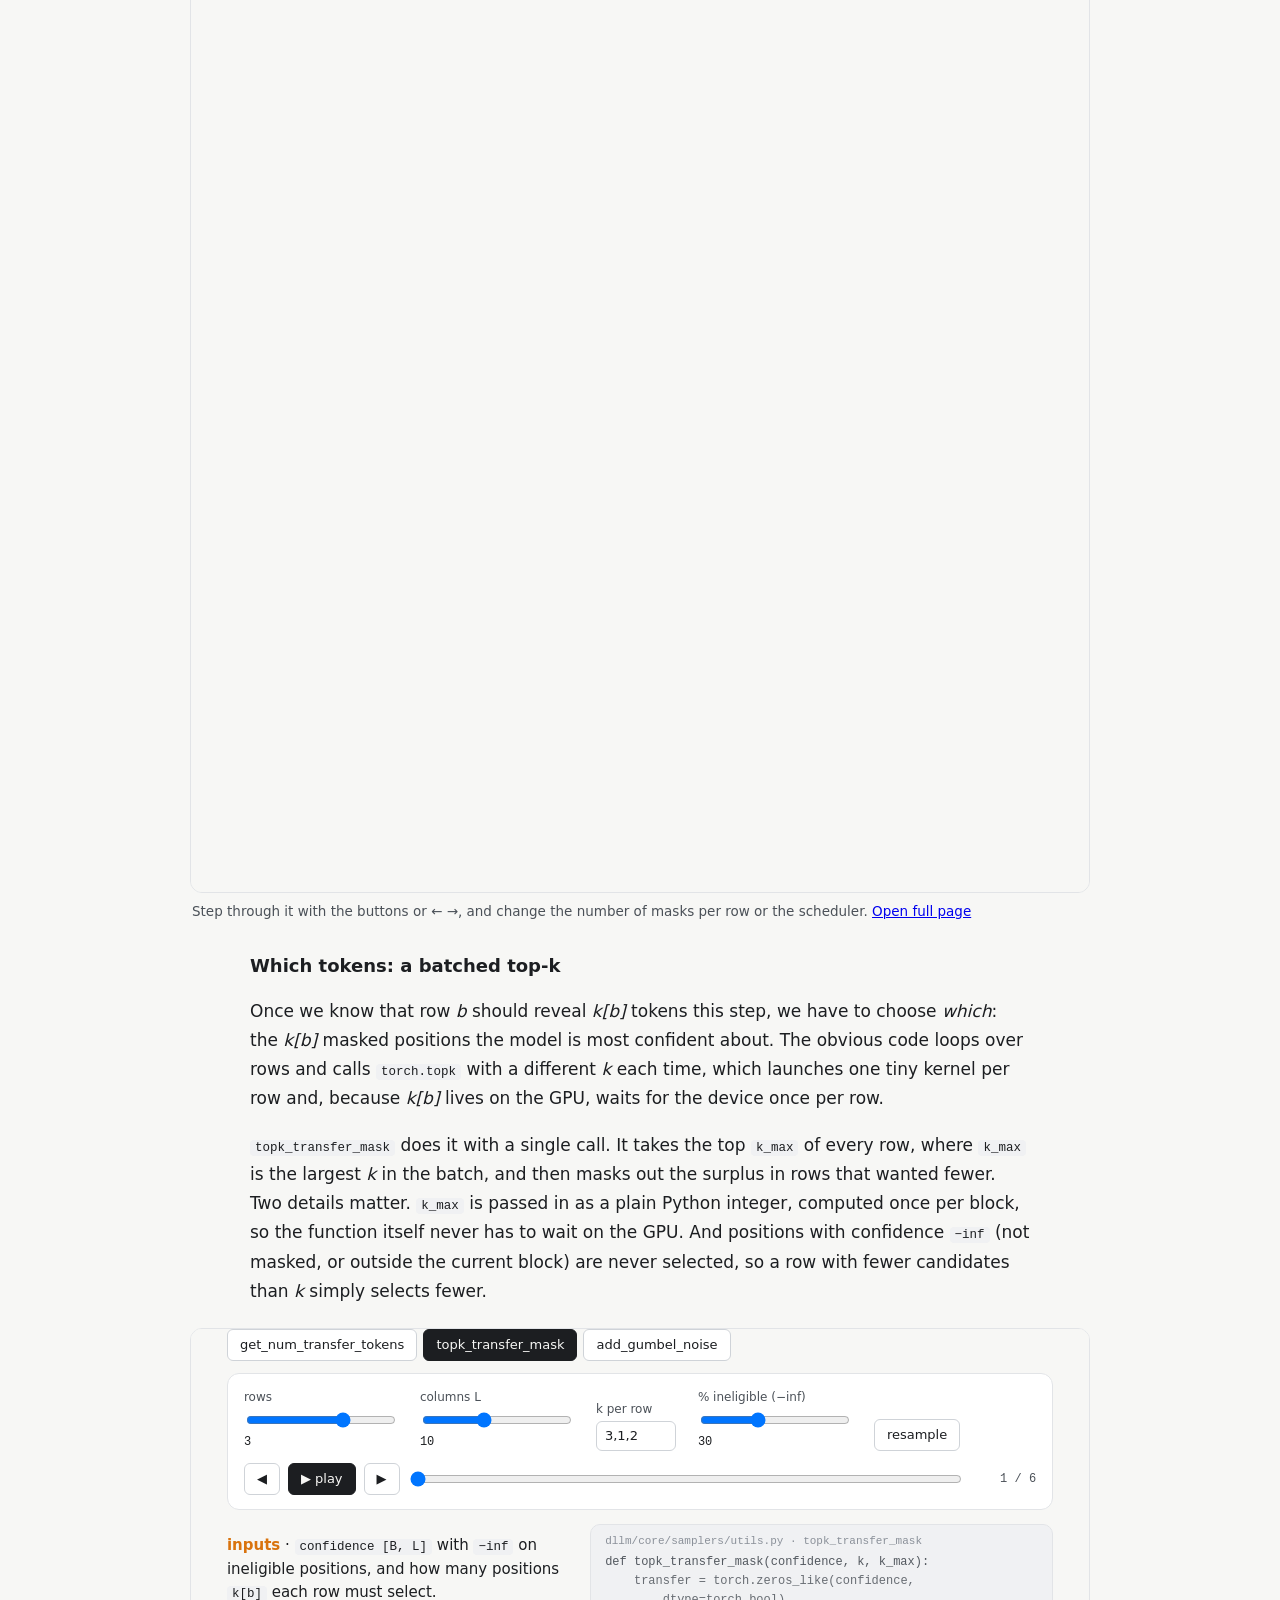
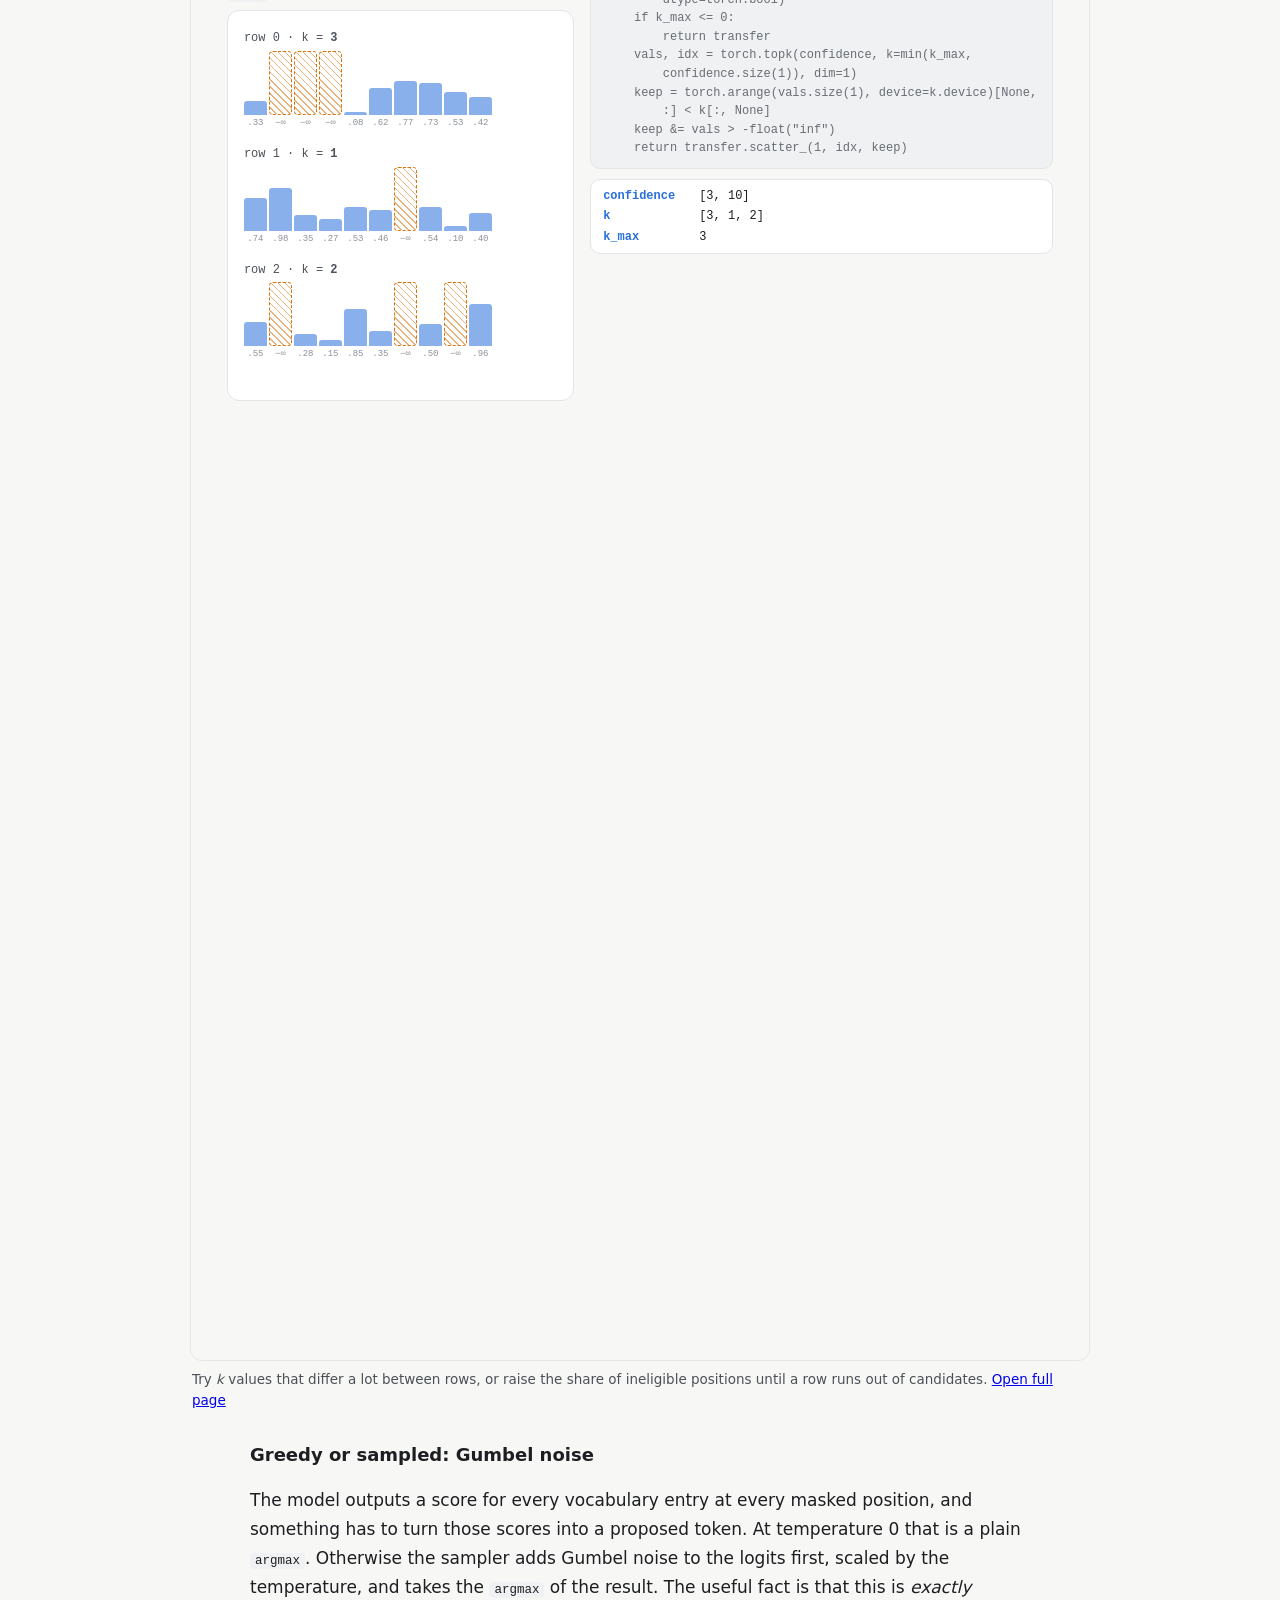
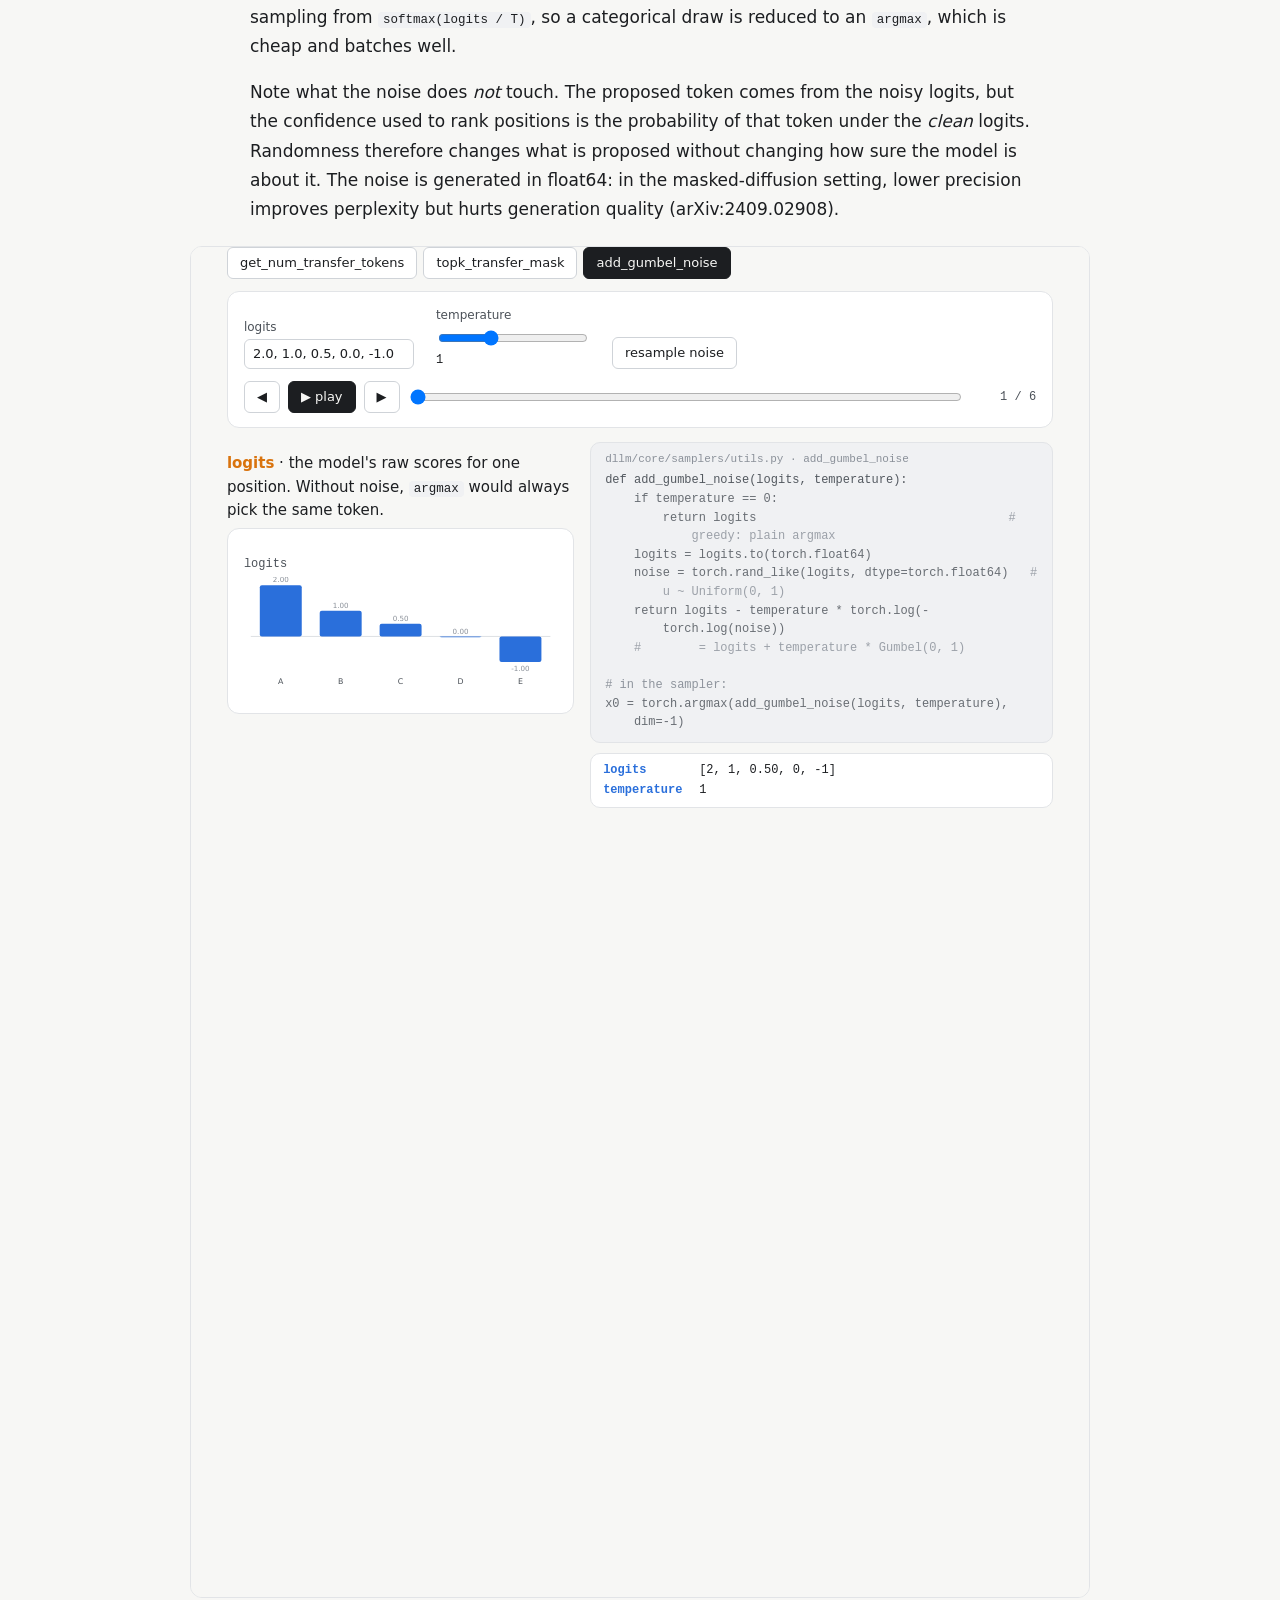
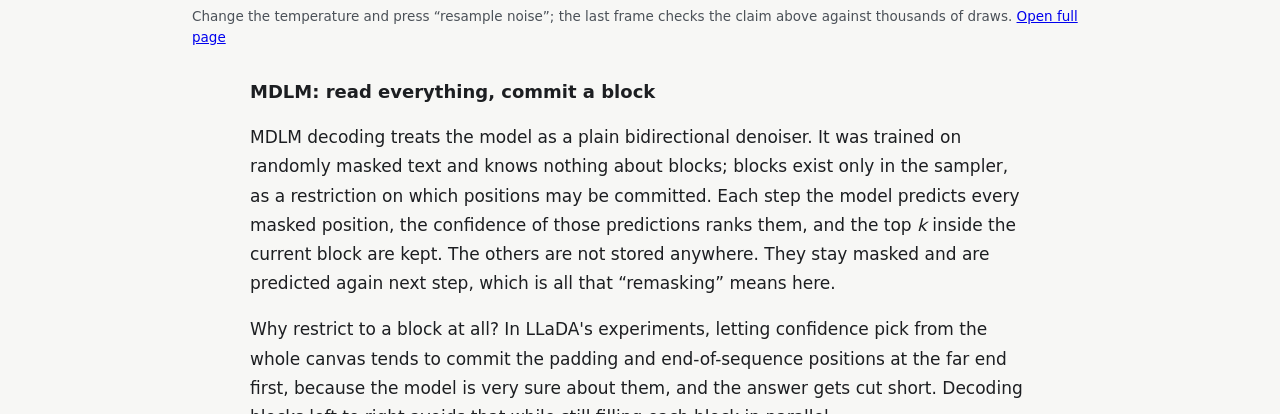
<file: visualizations/scheduler_sampler.html>
<!doctype html>
<html lang="en" class="blog"><head><meta charset="utf-8"><meta name="viewport" content="width=device-width,initial-scale=1">
<title>Samplers and schedulers in diffusion language models</title>
<link rel="stylesheet" href="assets/style.css">
</head><body><main>

<h1>Samplers and schedulers in diffusion language models</h1>

<!-- ===================== SCHEDULERS ===================== -->
<h2>Schedulers</h2>

<p>A masked diffusion language model is trained to repair text in which random tokens have been replaced by <code>[MASK]</code>. The <b>scheduler</b> is the rule for how much text is masked at each point of a continuous “time” <i>t</i> between 0 (clean text) and 1 (nothing but masks). Its value, <i>α(t)</i>, is the probability that a token has survived.</p>

<p>Generation runs the clock backwards: start at <i>t = 1</i> with an empty canvas, and step towards <i>t = 0</i>, revealing a few tokens at each step. The scheduler is what tells the sampler <i>how many</i>.</p>

<figure>
  <iframe data-embed="schedulers.html?embed=alpha" title="Scheduler explorer" height="320" loading="lazy"></iframe>
  <figcaption>Drag <i>t</i> and <i>s</i>, switch schedulers, and watch which lines of the real code produce the numbers. <a href="schedulers.html">Open full page</a></figcaption>
</figure>

<p>Two things to try. Compare Linear and Cosine at the same <i>t</i>: one corrupts text at a constant rate, the other front-loads it. Then pull <i>s</i> up to <i>t</i> and watch the reveal probability collapse. A tiny time step reveals almost nothing, which is why the number of sampling steps matters.</p>

<h3>The one line the sampler needs</h3>

<p>Of everything a scheduler offers, sampling uses a single quantity, <code>reverse_mask_prob(s, t)</code> for <i>s &lt; t</i>. Its formula looks arbitrary until you notice that masking is absorbing: a token that is masked never becomes unmasked as time increases. So a token masked at the earlier time <i>s</i> was necessarily also masked at <i>t</i>, and the conditional probability is just a ratio of marginals:</p>

<div class="eq">P(masked at s | masked at t) = P(masked at s) / P(masked at t) = (1 − α(s)) / (1 − α(t))</div>

<p>One minus this is the chance that a masked token gets revealed in that step. That is the number handed to the next stage of the sampler.</p>

<h3>Why there is also a derivative</h3>

<p>Every scheduler implements two hooks, <code>_value</code> and <code>_derivative</code>, and the sampler never calls the second one. It exists for training. When the model is trained to fill in masked tokens, the loss at a time <i>t</i> is weighted by <i>w(t) = −α′(t) / (1 − α(t))</i>, which is why <code>weight()</code> needs the slope. In other words, the scheduler is shared between the two halves of the system: training uses its slope to decide how much each noise level counts, and sampling uses its value to decide how fast to denoise.</p>

<p>The <code>kappa</code> schedulers next to it have the same shape but belong to a different model family (edit flows), so the samplers ignore them.</p>

<!-- ===================== SAMPLERS ===================== -->
<h2 id="samplers">Samplers</h2>

<p>The scheduler says how much to reveal; the <b>sampler</b> does the revealing. Both samplers in this codebase share one skeleton: put the prompt and a run of <code>[MASK]</code> tokens on a canvas, then repeat <i>predict every masked position, keep a few predictions, write them into the canvas</i> until no masks are left. What differs is what the model is allowed to see, and therefore what can be cached.</p>

<h3 id="counts">How many tokens per step</h3>

<p>The scheduler gives a probability per step, but the sampler needs whole numbers per batch row. <code>get_num_transfer_tokens</code> does the conversion, and two of its design choices are not visible in the numbers alone.</p>

<ul>
  <li><b>It is a recurrence, not a formula.</b> Step <i>j</i> reveals <code>round(remaining × p<sub>j</sub>)</code>, and <i>remaining</i> depends on the rounding of every earlier step, so the steps cannot be computed independently. The probabilities can, so they come from one scheduler call and only the cheap rounding loop stays sequential.</li>
  <li><b>Empty steps are dropped.</b> These models are not conditioned on the diffusion time, so a step that reveals nothing would be a full forward pass over an unchanged input. The function packs each row's non-empty steps to the left and trims the rest, which also lets rows with few masks finish early.</li>
</ul>

<p>With <code>stochastic_transfer</code> the rounding is replaced by a Binomial draw, so the counts themselves, not only the chosen tokens, become random.</p>

<figure>
  <iframe data-embed="utils.html?embed=counts" title="get_num_transfer_tokens step-through" height="320" loading="lazy"></iframe>
  <figcaption>Step through it with the buttons or ← →, and change the number of masks per row or the scheduler. <a href="utils.html">Open full page</a></figcaption>
</figure>

<h3 id="topk">Which tokens: a batched top-k</h3>

<p>Once we know that row <i>b</i> should reveal <i>k[b]</i> tokens this step, we have to choose <i>which</i>: the <i>k[b]</i> masked positions the model is most confident about. The obvious code loops over rows and calls <code>torch.topk</code> with a different <i>k</i> each time, which launches one tiny kernel per row and, because <i>k[b]</i> lives on the GPU, waits for the device once per row.</p>

<p><code>topk_transfer_mask</code> does it with a single call. It takes the top <code>k_max</code> of every row, where <code>k_max</code> is the largest <i>k</i> in the batch, and then masks out the surplus in rows that wanted fewer. Two details matter. <code>k_max</code> is passed in as a plain Python integer, computed once per block, so the function itself never has to wait on the GPU. And positions with confidence <code>−inf</code> (not masked, or outside the current block) are never selected, so a row with fewer candidates than <i>k</i> simply selects fewer.</p>

<figure>
  <iframe data-embed="utils.html?embed=topk" title="topk_transfer_mask step-through" height="320" loading="lazy"></iframe>
  <figcaption>Try <i>k</i> values that differ a lot between rows, or raise the share of ineligible positions until a row runs out of candidates. <a href="utils.html">Open full page</a></figcaption>
</figure>

<h3 id="gumbel">Greedy or sampled: Gumbel noise</h3>

<p>The model outputs a score for every vocabulary entry at every masked position, and something has to turn those scores into a proposed token. At temperature 0 that is a plain <code>argmax</code>. Otherwise the sampler adds Gumbel noise to the logits first, scaled by the temperature, and takes the <code>argmax</code> of the result. The useful fact is that this is <i>exactly</i> sampling from <code>softmax(logits / T)</code>, so a categorical draw is reduced to an <code>argmax</code>, which is cheap and batches well.</p>

<p>Note what the noise does <i>not</i> touch. The proposed token comes from the noisy logits, but the confidence used to rank positions is the probability of that token under the <i>clean</i> logits. Randomness therefore changes what is proposed without changing how sure the model is about it. The noise is generated in float64: in the masked-diffusion setting, lower precision improves perplexity but hurts generation quality (arXiv:2409.02908).</p>

<figure>
  <iframe data-embed="utils.html?embed=gumbel" title="add_gumbel_noise step-through" height="320" loading="lazy"></iframe>
  <figcaption>Change the temperature and press “resample noise”; the last frame checks the claim above against thousands of draws. <a href="utils.html">Open full page</a></figcaption>
</figure>

<h3 id="mdlm">MDLM: read everything, commit a block</h3>

<p>MDLM decoding treats the model as a plain bidirectional denoiser. It was trained on randomly masked text and knows nothing about blocks; blocks exist only in the sampler, as a restriction on which positions may be committed. Each step the model predicts every masked position, the confidence of those predictions ranks them, and the top <i>k</i> inside the current block are kept. The others are not stored anywhere. They stay masked and are predicted again next step, which is all that “remasking” means here.</p>

<p>Why restrict to a block at all? In LLaDA's experiments, letting confidence pick from the whole canvas tends to commit the padding and end-of-sequence positions at the far end first, because the model is very sure about them, and the answer gets cut short. Decoding blocks left to right avoids that while still filling each block in parallel.</p>

<figure>
  <iframe data-embed="mdlm.html?embed=1" title="MDLM sampler" height="320" loading="lazy"></iframe>
  <figcaption>Each decode step is six frames; the highlighted lines are the code running at that moment. The second tab lets you inspect the block windows. <a href="mdlm.html">Open full page</a></figcaption>
</figure>

<p>Two consequences show up in the counters. First, <b>the forward pass can never shrink</b>. Attention is bidirectional, so committing a single token changes the hidden state of every position, the prompt included, and no key or value can be reused. Every step costs <code>B × T</code> tokens. Second, <b>everything after the forward pass only needs the current block</b>. The noise, <code>argmax</code> and <code>softmax</code> over the vocabulary can run on a slice of the columns instead of the whole canvas, and that is where an implementation can save work.</p>

<h3 id="bd3lm">BD3LM: block-causal, so the past can be cached</h3>

<p>Block diffusion changes the model, not just the sampler. It is trained with a block-causal attention mask: a token sees its own block and all earlier blocks, never later ones. Two things follow. The canvas can grow one block at a time and stop early on EOS. And a finished block's keys and values can never change again, so they can live in a KV cache, which is exactly what MDLM cannot have.</p>

<p>The sampler manages that cache with three operations: <b>prefill</b> the prompt once, <b>roll back</b> after every denoising step, and <b>extend</b> once per finished block. The rollback is the subtle one. Hugging Face style caches are updated in place by any forward pass, even one called with <code>use_cache=False</code>, so a denoising step would otherwise leave its tentative block keys and values behind. One way to protect the cache is to deep-copy it before every step; the sampler instead crops it back afterwards, which does the same job without the copy.</p>

<figure>
  <iframe data-embed="bd3lm.html?embed=1" title="BD3LM sampler" height="320" loading="lazy"></iframe>
  <figcaption>The strip under the canvas is the KV cache: watch it gain a temporary block during the forward and lose it on the rollback. The second tab is the block-causal mask. <a href="bd3lm.html">Open full page</a></figcaption>
</figure>

<h3 id="compare">The two side by side</h3>

<div class="tblwrap"><table>
  <tr><th></th><th>MDLM</th><th>BD3LM</th></tr>
  <tr><td>What the model sees</td><td>The whole canvas, future masks included</td><td>The prefix and the current block</td></tr>
  <tr><td>Attention</td><td>Bidirectional</td><td>Block-causal, bidirectional inside a block</td></tr>
  <tr><td>KV cache</td><td>Not possible</td><td>Prefix is cached</td></tr>
  <tr><td>Sequence length</td><td>Fixed up front</td><td>Grows one block at a time, can stop on EOS</td></tr>
  <tr><td>Blocks are…</td><td>A sampling schedule</td><td>Part of the model</td></tr>
</table></div>


</main>
<script>
// Each visualization is an iframe that reports its own height (see EMBED in assets/common.js).
document.querySelectorAll("iframe[data-embed]").forEach((f) => { f.src = f.dataset.embed; });
addEventListener("message", (e) => {
  if (!e.data || !e.data.embedHeight) return;
  document.querySelectorAll("iframe[data-embed]").forEach((f) => { if (f.contentWindow === e.source) f.style.height = e.data.embedHeight + 2 + "px"; });
});
</script>
</body></html>
</file>
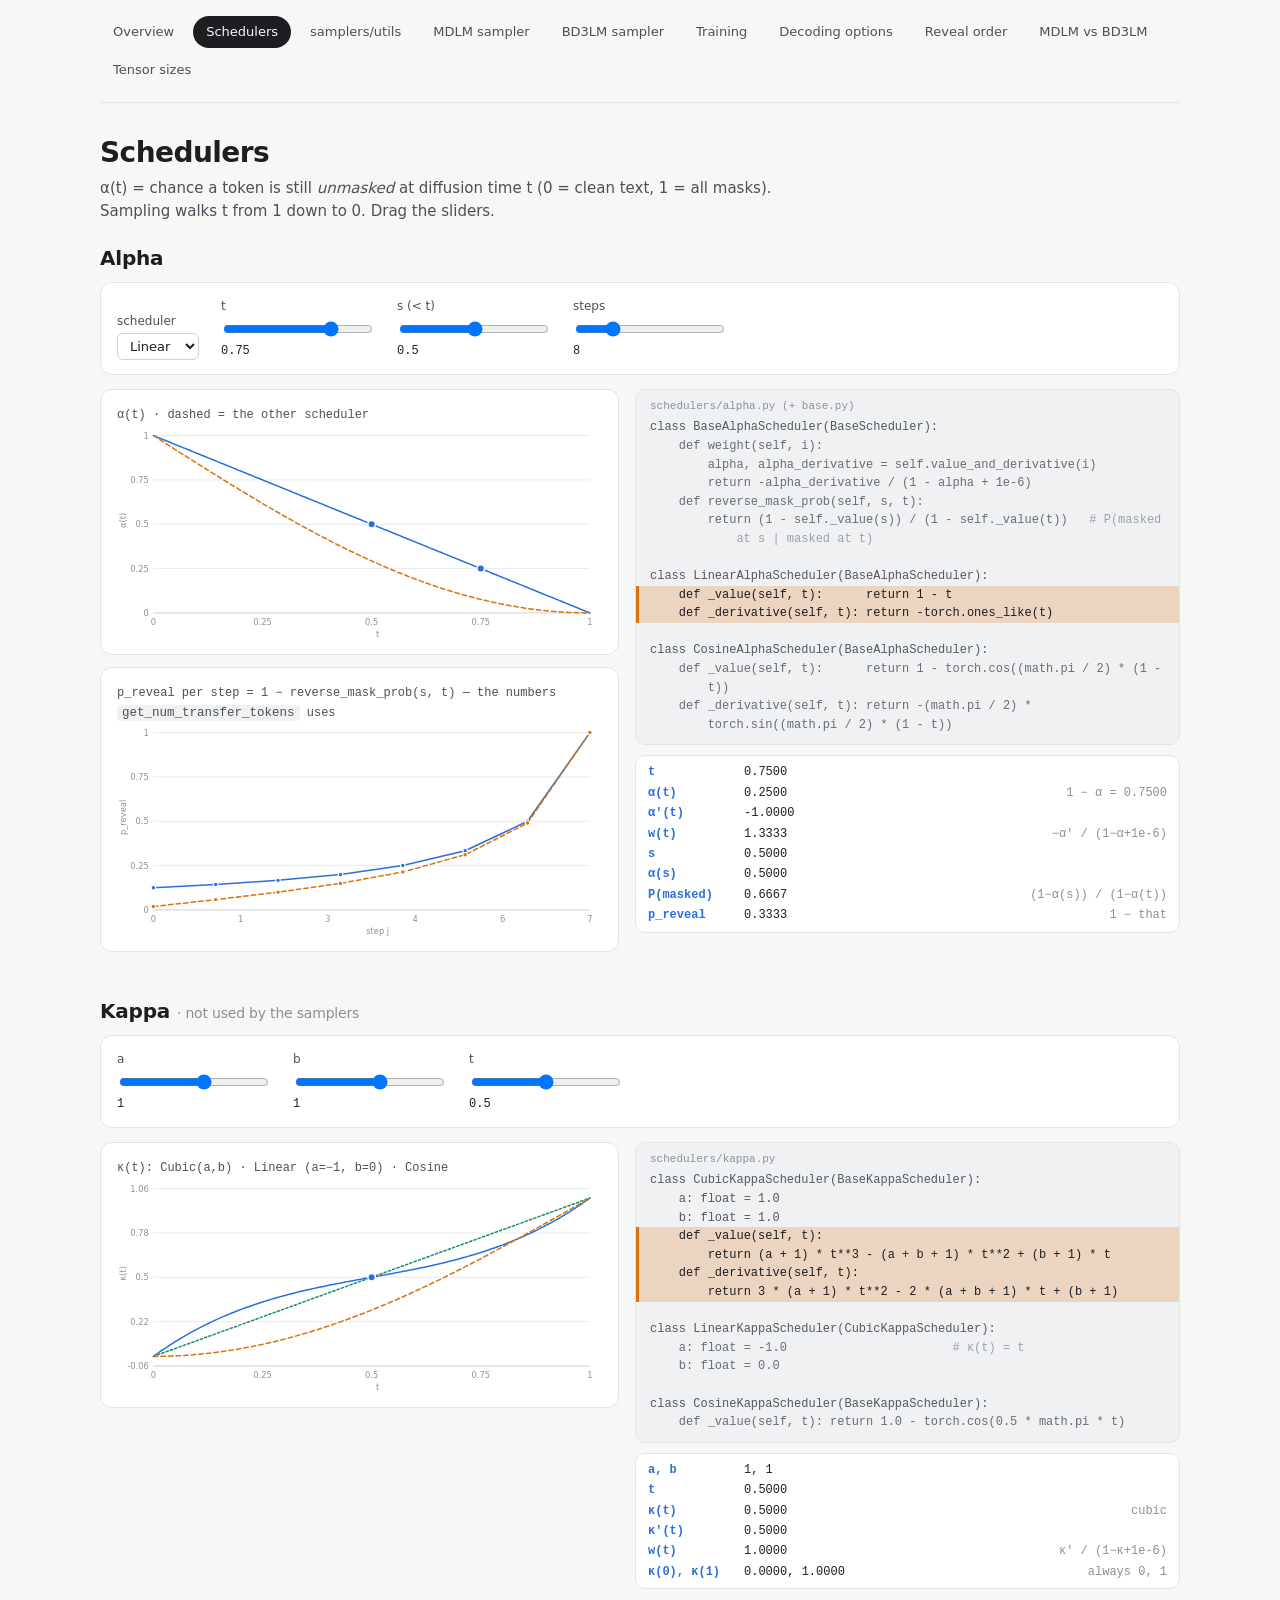
<file: visualizations/schedulers.html>
<!doctype html>
<html lang="en"><head><meta charset="utf-8"><meta name="viewport" content="width=device-width,initial-scale=1">
<title>Schedulers — dllm/core/schedulers</title>
<link rel="stylesheet" href="assets/style.css">
</head><body><main>
<script src="assets/common.js"></script>
<script>document.write(navHtml("schedulers.html"))</script>

<h1>Schedulers</h1>
<p class="sub">α(t) = chance a token is still <i>unmasked</i> at diffusion time t (0 = clean text, 1 = all masks). Sampling walks t from 1 down to 0. Drag the sliders.</p>

<section id="sec_alpha">
<h2 style="margin-top:20px">Alpha</h2>
<div class="panel">
  <div class="controls">
    <label>scheduler <select id="al"><option value="linear">Linear</option><option value="cosine">Cosine</option></select></label>
    <label>t <input type="range" id="t" min="0.02" max="1" step="0.01" value="0.75"><output id="t_o"></output></label>
    <label>s (&lt; t) <input type="range" id="s" min="0" max="0.98" step="0.01" value="0.5"><output id="s_o"></output></label>
    <label>steps <input type="range" id="n" min="1" max="32" value="8"><output id="n_o"></output></label>
  </div>
</div>
<div class="split" style="margin-top:14px">
  <div>
    <div class="panel"><div class="mini">α(t) · dashed = the other scheduler</div><div id="ch_a"></div></div>
    <div class="panel" style="margin-top:12px"><div class="mini">p_reveal per step = 1 − reverse_mask_prob(s, t) — the numbers <code>get_num_transfer_tokens</code> uses</div><div id="ch_p"></div></div>
  </div>
  <div class="sticky"><div id="code_a"></div><div id="watch_a"></div></div>
</div>

</section>
<section id="sec_kappa">
<h2>Kappa <span style="font-weight:400;color:var(--muted);font-size:14px">· not used by the samplers</span></h2>
<div class="panel">
  <div class="controls">
    <label>a <input type="range" id="ka" min="-3" max="4" step="0.1" value="1"><output id="ka_o"></output></label>
    <label>b <input type="range" id="kb" min="-3" max="4" step="0.1" value="1"><output id="kb_o"></output></label>
    <label>t <input type="range" id="kt" min="0" max="1" step="0.01" value="0.5"><output id="kt_o"></output></label>
  </div>
</div>
<div class="split" style="margin-top:14px">
  <div><div class="panel"><div class="mini">κ(t): Cubic(a,b) · Linear (a=−1, b=0) · Cosine</div><div id="ch_k"></div></div></div>
  <div class="sticky"><div id="code_k"></div><div id="watch_k"></div></div>
</div>

</section>

<script>
const $c = (id) => document.getElementById(id);
if (EMBED === "alpha") $c("sec_kappa").hidden = true;
const CODE_A = `class BaseAlphaScheduler(BaseScheduler):
@w|    def weight(self, i):
@w|        alpha, alpha_derivative = self.value_and_derivative(i)
@w|        return -alpha_derivative / (1 - alpha + 1e-6)
@rmp|    def reverse_mask_prob(self, s, t):
@rmp|        return (1 - self._value(s)) / (1 - self._value(t))   # P(masked at s | masked at t)

class LinearAlphaScheduler(BaseAlphaScheduler):
@linear|    def _value(self, t):      return 1 - t
@linear|    def _derivative(self, t): return -torch.ones_like(t)

class CosineAlphaScheduler(BaseAlphaScheduler):
@cosine|    def _value(self, t):      return 1 - torch.cos((math.pi / 2) * (1 - t))
@cosine|    def _derivative(self, t): return -(math.pi / 2) * torch.sin((math.pi / 2) * (1 - t))`;
const CODE_K = `class CubicKappaScheduler(BaseKappaScheduler):
    a: float = 1.0
    b: float = 1.0
@cub|    def _value(self, t):
@cub|        return (a + 1) * t**3 - (a + b + 1) * t**2 + (b + 1) * t
@cub|    def _derivative(self, t):
@cub|        return 3 * (a + 1) * t**2 - 2 * (a + b + 1) * t + (b + 1)

class LinearKappaScheduler(CubicKappaScheduler):
@lin|    a: float = -1.0                       # κ(t) = t
@lin|    b: float = 0.0

class CosineKappaScheduler(BaseKappaScheduler):
@cos|    def _value(self, t): return 1.0 - torch.cos(0.5 * math.pi * t)`;
const cpA = codePanel($c("code_a"), "schedulers/alpha.py (+ base.py)", CODE_A);
const cpK = codePanel($c("code_k"), "schedulers/kappa.py", CODE_K);
const f4 = (v) => (+v).toFixed(4);

function renderA(focus) {
  const nm = $c("al").value, S = ALPHA[nm], O = ALPHA[nm === "linear" ? "cosine" : "linear"];
  let t = +$c("t").value, s = +$c("s").value;
  if (s >= t) { s = Math.max(0, t - 0.01); $c("s").value = s; $c("s_o").textContent = s.toFixed(2); }
  const n = +$c("n").value, col = nm === "linear" ? "--c1" : "--c2", ocol = nm === "linear" ? "--c2" : "--c1";
  lineChart($c("ch_a"), { x: [0, 1], xname: "t", xlabel: "t", ylabel: "α(t)", y: [0, 1],
    series: [{ name: S.name.replace("AlphaScheduler", ""), color: col, f: S.a }, { name: O.name.replace("AlphaScheduler", ""), color: ocol, f: O.a, dash: "6 4" }],
    markers: [{ x: t, y: S.a(t), color: col }, { x: s, y: S.a(s), color: col }] });
  const p = (X) => Array.from({ length: n }, (_, j) => 1 - reverseMaskProb32(X, (n - 1 - j) / n, (n - j) / n));
  lineChart($c("ch_p"), { xs: Array.from({ length: n }, (_, j) => j), xname: "step j", xlabel: "step j", ylabel: "p_reveal", y: [0, 1], fmtX: (v) => Math.round(v), xticks: Math.min(n, 6), dots: n <= 32,
    series: [{ name: S.name.replace("AlphaScheduler", ""), color: col, ys: p(S) }, { name: O.name.replace("AlphaScheduler", ""), color: ocol, ys: p(O), dash: "6 4" }] });
  cpA.hl([nm, ...(focus === "s" ? ["rmp"] : focus === "t" ? ["w"] : [])]);
  watch($c("watch_a"), [["t", f4(t)], ["α(t)", f4(S.a(t)), "1 − α = " + f4(1 - S.a(t))], ["α′(t)", f4(S.d(t))], ["w(t)", f4(alphaWeight(S, t)), "−α′ / (1−α+1e-6)"],
    ["s", f4(s)], ["α(s)", f4(S.a(s))], ["P(masked)", f4(reverseMaskProb(S, s, t)), "(1−α(s)) / (1−α(t))"], ["p_reveal", f4(1 - reverseMaskProb(S, s, t)), "1 − that"]]);
}
$c("al").addEventListener("input", () => renderA());
bindRange("t", () => renderA("t")); bindRange("s", () => renderA("s")); bindRange("n", () => renderA("n"));
renderA();

function renderK() {
  const a = +$c("ka").value, b = +$c("kb").value, t = +$c("kt").value, C = kappaCubic(a, b), L = kappaCubic(-1, 0);
  lineChart($c("ch_k"), { x: [0, 1], xname: "t", xlabel: "t", ylabel: "κ(t)",
    series: [{ name: "Cubic", color: "--c1", f: C.k }, { name: "Linear", color: "--c3", f: L.k, dash: "3 3" }, { name: "Cosine", color: "--c2", f: KAPPA_COS.k, dash: "6 4" }],
    markers: [{ x: t, y: C.k(t), color: "--c1" }] });
  cpK.hl(["cub"]);
  watch($c("watch_k"), [["a, b", `${a}, ${b}`], ["t", f4(t)], ["κ(t)", f4(C.k(t)), "cubic"], ["κ′(t)", f4(C.d(t))], ["w(t)", f4(kappaWeight(C, t)), "κ′ / (1−κ+1e-6)"], ["κ(0), κ(1)", `${f4(C.k(0))}, ${f4(C.k(1))}`, "always 0, 1"]]);
}
["ka", "kb", "kt"].forEach((id) => bindRange(id, renderK)); renderK();
</script>
</main></body></html>
</file>
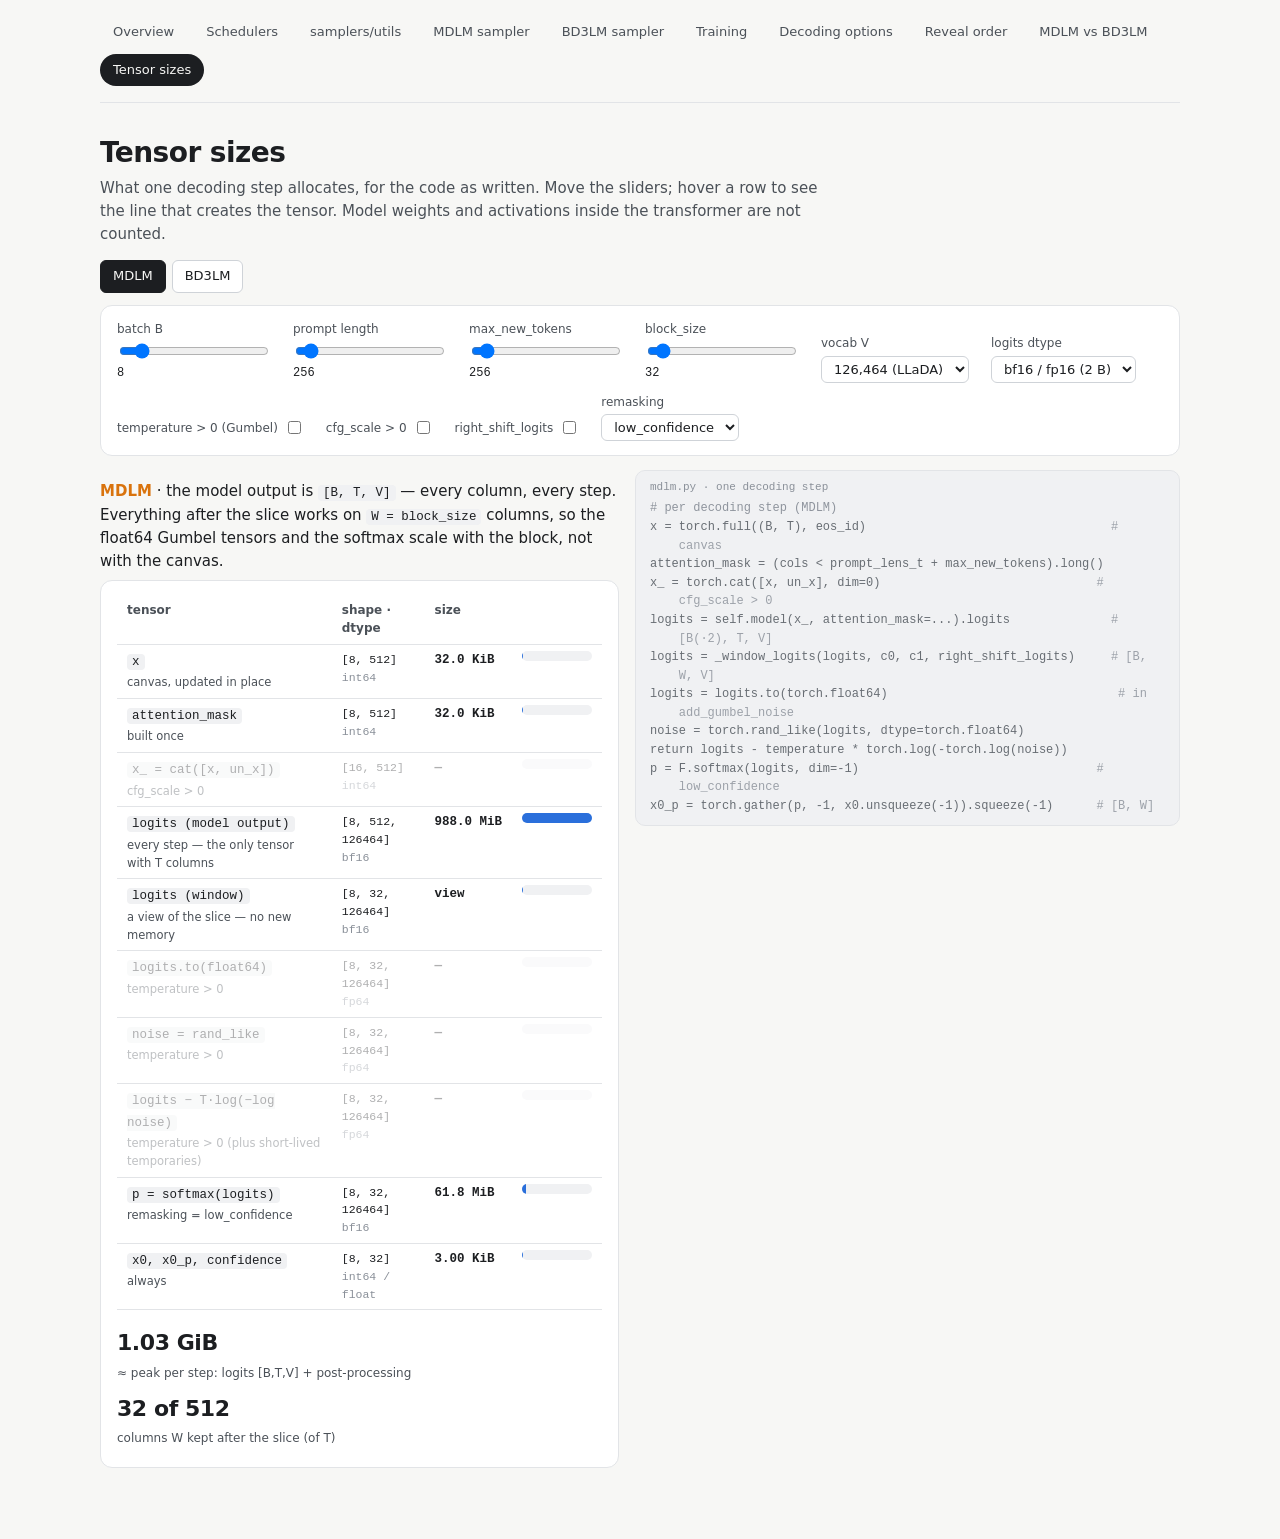
<file: visualizations/tensors.html>
<!doctype html>
<html lang="en"><head><meta charset="utf-8"><meta name="viewport" content="width=device-width,initial-scale=1">
<title>Tensor sizes — what a decoding step allocates</title>
<link rel="stylesheet" href="assets/style.css">
</head><body><main>
<script src="assets/common.js"></script>
<script>document.write(navHtml("tensors.html"))</script>

<h1>Tensor sizes</h1>
<p class="sub">What one decoding step allocates, for the code as written. Move the sliders; hover a row to see the line that creates the tensor. Model weights and activations inside the transformer are not counted.</p>

<div class="tabs"><button id="tab_mdlm" class="on">MDLM</button><button id="tab_bd3lm">BD3LM</button></div>

<div class="panel">
  <div class="controls">
    <label>batch B <input type="range" id="B" min="1" max="64" value="8"><output id="B_o"></output></label>
    <label>prompt length <input type="range" id="P" min="16" max="4096" step="16" value="256"><output id="P_o"></output></label>
    <label>max_new_tokens <input type="range" id="N" min="16" max="4096" step="16" value="256"><output id="N_o"></output></label>
    <label>block_size <input type="range" id="bs" min="1" max="512" value="32"><output id="bs_o"></output></label>
    <label>vocab V <select id="V"><option value="32000">32,000</option><option value="126464" selected>126,464 (LLaDA)</option><option value="152064">152,064</option></select></label>
    <label>logits dtype <select id="dt"><option value="2" selected>bf16 / fp16 (2 B)</option><option value="4">fp32 (4 B)</option></select></label>
  </div>
  <div class="controls" style="margin-top:10px">
    <label><span>temperature &gt; 0 (Gumbel)</span><input type="checkbox" id="temp"></label>
    <label><span>cfg_scale &gt; 0</span><input type="checkbox" id="cfg"></label>
    <label><span>right_shift_logits</span><input type="checkbox" id="rs"></label>
    <label>remasking <select id="rm"><option value="low_confidence">low_confidence</option><option value="random">random</option></select></label>
  </div>
  <div class="controls" id="kvctl" style="margin-top:10px" hidden>
    <label>layers <input type="number" id="ly" value="32" style="width:64px"></label>
    <label>KV heads <input type="number" id="hd" value="32" style="width:64px"></label>
    <label>head_dim <input type="number" id="hdim" value="128" style="width:64px"></label>
  </div>
</div>

<div class="split" style="margin-top:14px">
  <div>
    <div class="cap" id="cap"></div>
    <div class="panel"><div class="tblwrap"><table id="tbl"></table></div><div id="peak" style="margin-top:12px"></div></div>
  </div>
  <div class="sticky"><div id="code"></div></div>
</div>

<script>
const $c = (id) => document.getElementById(id);
let tab = "mdlm", cp = null;
const fmtB = (b) => { if (b === 0) return "0"; const u = ["B", "KiB", "MiB", "GiB", "TiB"]; let i = 0, v = b; while (v >= 1024 && i < 4) { v /= 1024; i++; } return v.toFixed(v < 10 ? 2 : 1) + " " + u[i]; };

const CODE_MDLM = `# per decoding step (MDLM)
@x|x = torch.full((B, T), eos_id)                                  # canvas
@am|attention_mask = (cols < prompt_lens_t + max_new_tokens).long()
@xcat|x_ = torch.cat([x, un_x], dim=0)                              # cfg_scale > 0
@logits|logits = self.model(x_, attention_mask=...).logits              # [B(·2), T, V]
@win|logits = _window_logits(logits, c0, c1, right_shift_logits)     # [B, W, V]
@g1|logits = logits.to(torch.float64)                                # in add_gumbel_noise
@g2|noise = torch.rand_like(logits, dtype=torch.float64)
@g3|return logits - temperature * torch.log(-torch.log(noise))
@probs|p = F.softmax(logits, dim=-1)                                 # low_confidence
@small|x0_p = torch.gather(p, -1, x0.unsqueeze(-1)).squeeze(-1)      # [B, W]`;
const CODE_BD = `# BD3LM
@x|x = torch.cat([x, masks_for_new_block], dim=1)                 # [B, T_total]
@pattn|prompt_attn, prompt_pos = _prepare_for_sampling(x, ...)        # [B,1,P,P] bool, once
@attn|attn_block, full_pos = _prepare_for_sampling(x, ..., q_start=T_prefix)   # [B,1,L,T_total] bool
@kv|cond_past, cond_last = self._extend_cache(...)                   # K,V per layer: [B, heads, T_prefix, head_dim]
@logits|cond_logits_block = self.model(x_block, ..., past_key_values=...).logits   # [B, L, V]
@unl|un_logits_block = self.model(x_block, ..., past_key_values=uncond_past).logits
@mix|logits_block = un_logits_block + (cfg_scale + 1) * (cond_logits_block - un_logits_block)
@shift|shifted = torch.empty_like(logits_block)                      # right_shift_logits
@g1|logits = logits.to(torch.float64)                                # in add_gumbel_noise
@g2|noise = torch.rand_like(logits, dtype=torch.float64)
@g3|return logits - temperature * torch.log(-torch.log(noise))
@probs|p = F.softmax(logits, dim=-1)                                 # low_confidence`;

function read() {
  const g = (id) => +$c(id).value, B = g("B"), P = g("P"), N = g("N"), bs = Math.min(g("bs"), N), V = g("V"), dt = g("dt");
  return { B, P, N, bs, V, dt, dtName: dt === 2 ? "bf16" : "fp32", cfg: $c("cfg").checked, rs: $c("rs").checked, temp: $c("temp").checked, low: $c("rm").value === "low_confidence", ly: g("ly"), hd: g("hd"), hdim: g("hdim") };
}

function rowsMdlm(o) {
  const T = o.P + o.N, W = o.bs, m = o.cfg ? 2 : 1, { B, V, dt } = o, bvw = B * W * V;
  return { W, T, rows: [
    { tag: "x", name: "x", shape: `[${B}, ${T}]`, dtype: "int64", bytes: B * T * 8, when: "canvas, updated in place", on: true },
    { tag: "am", name: "attention_mask", shape: `[${B}, ${T}]`, dtype: "int64", bytes: B * T * 8, when: "built once", on: true },
    { tag: "xcat", name: "x_ = cat([x, un_x])", shape: `[${2 * B}, ${T}]`, dtype: "int64", bytes: 2 * B * T * 8, when: "cfg_scale > 0", on: o.cfg },
    { tag: "logits", name: "logits (model output)", shape: `[${m * B}, ${T}, ${V}]`, dtype: o.dtName, bytes: m * B * T * V * dt, when: "every step — the only tensor with T columns", on: true },
    { tag: "win", name: "logits (window)", shape: `[${B}, ${W}, ${V}]`, dtype: o.dtName, bytes: o.cfg || o.rs ? bvw * dt : 0, when: o.cfg || o.rs ? "a copy (cfg mix / right shift)" : "a view of the slice — no new memory", on: true, view: !(o.cfg || o.rs) },
    { tag: "g1", name: "logits.to(float64)", shape: `[${B}, ${W}, ${V}]`, dtype: "fp64", bytes: bvw * 8, when: "temperature > 0", on: o.temp, gum: true },
    { tag: "g2", name: "noise = rand_like", shape: `[${B}, ${W}, ${V}]`, dtype: "fp64", bytes: bvw * 8, when: "temperature > 0", on: o.temp, gum: true },
    { tag: "g3", name: "logits − T·log(−log noise)", shape: `[${B}, ${W}, ${V}]`, dtype: "fp64", bytes: bvw * 8, when: "temperature > 0 (plus short-lived temporaries)", on: o.temp, gum: true },
    { tag: "probs", name: "p = softmax(logits)", shape: `[${B}, ${W}, ${V}]`, dtype: o.dtName, bytes: bvw * dt, when: "remasking = low_confidence", on: o.low, prob: true },
    { tag: "small", name: "x0, x0_p, confidence", shape: `[${B}, ${W}]`, dtype: "int64 / float", bytes: B * W * (8 + dt + dt), when: "always", on: true },
  ] };
}
function rowsBd(o) {
  const padded = Math.ceil(o.P / o.bs) * o.bs, Tt = padded + o.N, L = o.bs, { B, V, dt } = o, blv = B * L * V, branches = o.cfg ? 2 : 1;
  const kvAt = (t) => 2 * o.ly * B * o.hd * t * o.hdim * dt * branches;
  return { W: L, T: Tt, rows: [
    { tag: "x", name: "x", shape: `[${B}, ≤${Tt}]`, dtype: "int64", bytes: B * Tt * 8, when: "grows one block at a time", on: true },
    { tag: "pattn", name: "prompt_attn", shape: `[${B}, 1, ${padded}, ${padded}]`, dtype: "bool", bytes: B * padded * padded, when: "built once for the prompt", on: true },
    { tag: "attn", name: "attn_block", shape: `[${B}, 1, ${L}, ≤${Tt}]`, dtype: "bool", bytes: B * L * Tt, when: "each block (only the block's rows)", on: true },
    { tag: "kv", name: `KV cache${o.cfg ? " (cond + uncond)" : ""} — last block`, shape: `2 × ${o.ly} layers × [${B}, ${o.hd}, ≤${Tt - L}, ${o.hdim}]`, dtype: o.dtName, bytes: kvAt(Tt - L), when: `grows with the prefix; after the prompt: ${fmtB(kvAt(padded))}`, on: true, kv: true },
    { tag: "logits", name: "cond_logits_block", shape: `[${B}, ${L}, ${V}]`, dtype: o.dtName, bytes: blv * dt, when: "every step — block only", on: true },
    { tag: "unl", name: "un_logits_block", shape: `[${B}, ${L}, ${V}]`, dtype: o.dtName, bytes: blv * dt, when: "cfg_scale > 0", on: o.cfg },
    { tag: "mix", name: "mixed logits", shape: `[${B}, ${L}, ${V}]`, dtype: o.dtName, bytes: blv * dt, when: "cfg_scale > 0", on: o.cfg },
    { tag: "shift", name: "shifted logits", shape: `[${B}, ${L}, ${V}]`, dtype: o.dtName, bytes: blv * dt, when: "right_shift_logits", on: o.rs },
    { tag: "g1", name: "logits.to(float64)", shape: `[${B}, ${L}, ${V}]`, dtype: "fp64", bytes: blv * 8, when: "temperature > 0", on: o.temp, gum: true },
    { tag: "g2", name: "noise = rand_like", shape: `[${B}, ${L}, ${V}]`, dtype: "fp64", bytes: blv * 8, when: "temperature > 0", on: o.temp, gum: true },
    { tag: "g3", name: "logits − T·log(−log noise)", shape: `[${B}, ${L}, ${V}]`, dtype: "fp64", bytes: blv * 8, when: "temperature > 0 (plus short-lived temporaries)", on: o.temp, gum: true },
    { tag: "probs", name: "p = softmax(logits)", shape: `[${B}, ${L}, ${V}]`, dtype: o.dtName, bytes: blv * dt, when: "remasking = low_confidence", on: o.low, prob: true },
  ] };
}

function render() {
  const o = read(), R = tab === "mdlm" ? rowsMdlm(o) : rowsBd(o), rows = R.rows;
  $c("kvctl").hidden = tab !== "bd3lm";
  const on = rows.filter((r) => r.on), mx = Math.max(...on.map((r) => r.bytes), 1);
  $c("tbl").innerHTML = `<tr><th>tensor</th><th>shape · dtype</th><th>size</th><th style="min-width:90px"></th></tr>` + rows.map((r) => `<tr data-tag="${r.tag}" style="${r.on ? "" : "opacity:.35"}"><td><code>${_esc(r.name)}</code><div style="font-size:11.5px;color:var(--ink2);margin-top:2px">${_esc(r.when)}</div></td><td class="mono" style="font-size:11.5px">${_esc(r.shape)}<br><span style="color:var(--muted)">${r.dtype}</span></td><td class="mono" style="white-space:nowrap"><b>${r.on ? (r.view ? "view" : fmtB(r.bytes)) : "—"}</b></td><td><div class="bar1" style="height:10px"><i style="width:${r.on ? Math.max(0.6, (100 * r.bytes) / mx) : 0}%;background:${r.kv ? "var(--c4)" : r.gum ? "var(--c2)" : "var(--c1)"}"></i></div></td></tr>`).join("");
  // peak estimate: model output logits stay alive; post-processing adds the window copies + max(Gumbel, softmax)
  const by = (t) => rows.find((r) => r.tag === t), sum = (a) => a.filter((r) => r.on).reduce((s, r) => s + r.bytes, 0);
  const gum = sum(rows.filter((r) => r.gum)), prob = sum(rows.filter((r) => r.prob));
  let base, extra, label;
  if (tab === "mdlm") { base = by("logits").bytes; extra = by("win").bytes + Math.max(gum, prob); label = "logits [B,T,V] + post-processing"; }
  else { base = sum([by("logits"), by("unl"), by("mix"), by("shift")]); extra = Math.max(gum, prob); label = "block logits + post-processing"; }
  const stat = (v, l) => `<span class="stat"><b>${v}</b><span>${l}</span></span>`;
  $c("peak").innerHTML = stat(fmtB(base + extra), `≈ peak per step: ${label}`) + (tab === "bd3lm" ? stat(fmtB(by("kv").bytes), "KV cache at the last block") : "") + stat(tab === "mdlm" ? `${o.bs} of ${R.T}` : `${o.bs}`, tab === "mdlm" ? "columns W kept after the slice (of T)" : "columns per step (the block)");
  $c("cap").innerHTML = tab === "mdlm"
    ? `<b>MDLM</b> · the model output is <code>[B, T, V]</code> — every column, every step. Everything after the slice works on <code>W = block_size</code> columns, so the float64 Gumbel tensors and the softmax scale with the block, not with the canvas.`
    : `<b>BD3LM</b> · only the block goes through the model, so the logits are <code>[B, L, V]</code>; the memory that grows is the KV cache, which scales with the prefix, layers and heads.`;
  cp.hl([]);
  $$("#tbl tr[data-tag]").forEach((tr) => tr.addEventListener("mouseenter", () => cp.hl([tr.dataset.tag])));
}
function setTab(name) { tab = name; $c("tab_mdlm").classList.toggle("on", name === "mdlm"); $c("tab_bd3lm").classList.toggle("on", name === "bd3lm"); $c("code").innerHTML = ""; cp = codePanel($c("code"), name === "mdlm" ? "mdlm.py · one decoding step" : "bd3lm.py · one block", name === "mdlm" ? CODE_MDLM : CODE_BD); render(); }
$c("tab_mdlm").onclick = () => setTab("mdlm"); $c("tab_bd3lm").onclick = () => setTab("bd3lm");
["B", "P", "N", "bs"].forEach((id) => bindRange(id, render));
["V", "dt", "temp", "cfg", "rs", "rm", "ly", "hd", "hdim"].forEach((id) => $c(id).addEventListener("input", render));
setTab(EMBED === "bd3lm" ? "bd3lm" : "mdlm");
</script>
</main></body></html>
</file>
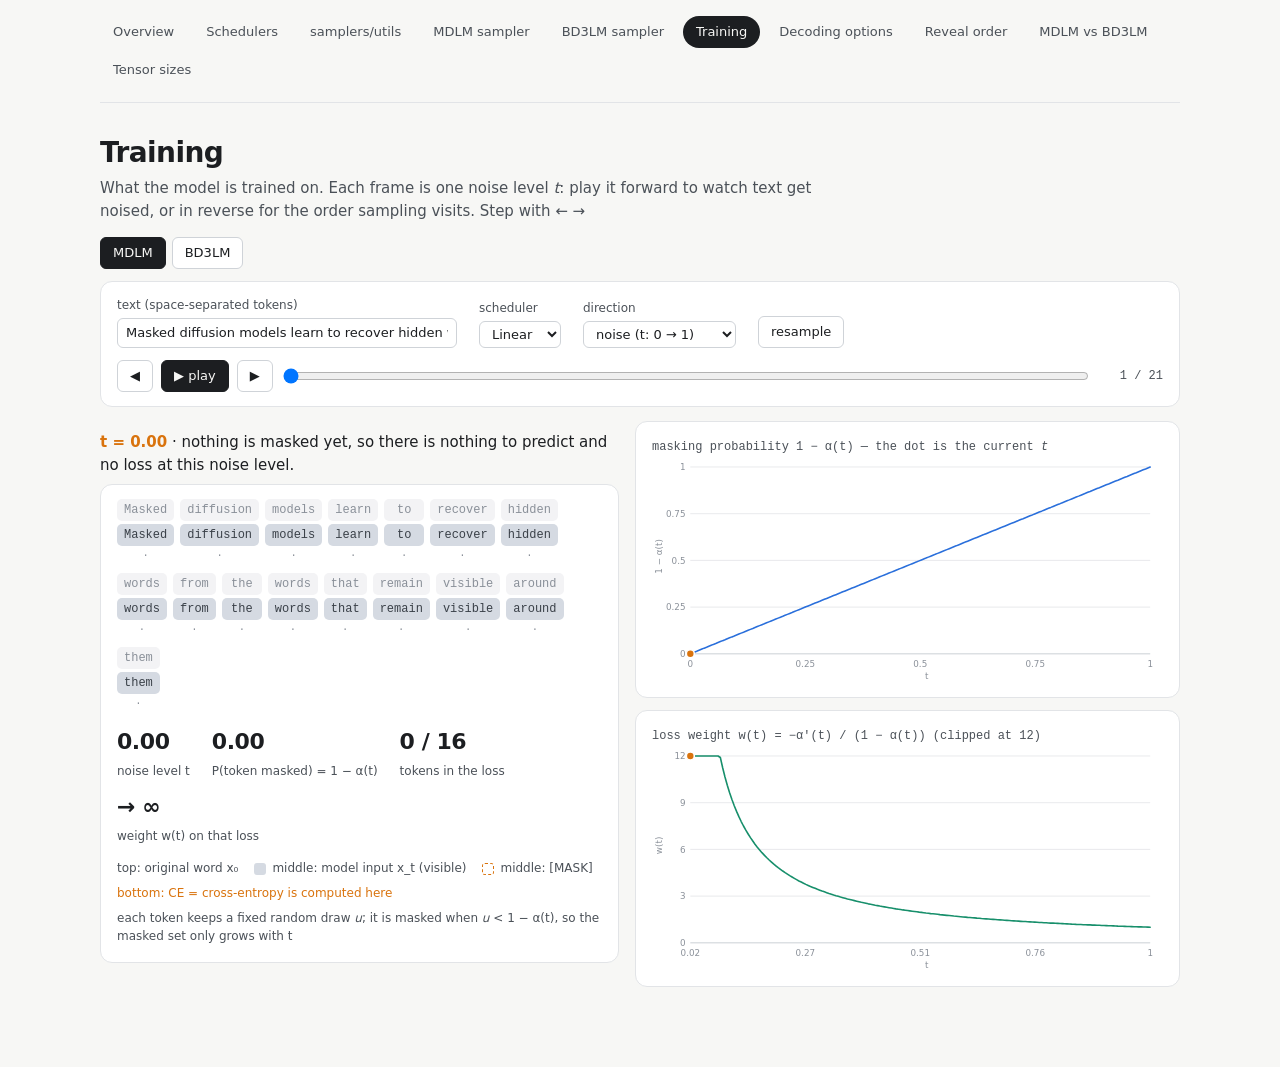
<file: visualizations/training.html>
<!doctype html>
<html lang="en"><head><meta charset="utf-8"><meta name="viewport" content="width=device-width,initial-scale=1">
<title>Training — masked diffusion and block diffusion</title>
<link rel="stylesheet" href="assets/style.css">
</head><body><main>
<script src="assets/common.js"></script>
<script>document.write(navHtml("training.html"))</script>

<h1>Training</h1>
<p class="sub">What the model is trained on. Each frame is one noise level <i>t</i>: play it forward to watch text get noised, or in reverse for the order sampling visits. Step with ← →</p>

<div class="tabs"><button id="tab_mdlm" class="on">MDLM</button><button id="tab_bd3lm">BD3LM</button></div>

<div class="panel">
  <div class="controls">
    <label>text (space-separated tokens) <input type="text" id="text" value="Masked diffusion models learn to recover hidden words from the words that remain visible around them" style="width:340px"></label>
    <label>scheduler <select id="sched"><option value="linear">Linear</option><option value="cosine">Cosine</option></select></label>
    <label>direction <select id="dir"><option value="noise">noise  (t: 0 → 1)</option><option value="denoise">denoise  (t: 1 → 0)</option></select></label>
    <button id="re">resample</button>
  </div>
  <div class="controls" id="ctl_bd3lm" style="margin-top:10px" hidden>
    <label>block_size <input type="range" id="bs" min="2" max="8" value="4"><output id="bs_o"></output></label>
    <label>inspect block <input type="range" id="insp" min="0" max="7" value="2"><output id="insp_o"></output></label>
    <label><span>independent t per block</span><input type="checkbox" id="perblock"></label>
  </div>
  <div id="stp" style="margin-top:12px"></div>
</div>

<div class="split" style="margin-top:14px">
  <div>
    <div class="cap" id="cap"></div>
    <div class="panel">
      <div id="viz"></div>
      <div id="stats" style="margin-top:12px"></div>
      <div class="legend" id="legend" style="margin-top:8px"></div>
    </div>
  </div>
  <div>
    <div class="panel"><div class="mini">masking probability 1 − α(t) — the dot is the current <i>t</i></div><div id="ch_a"></div></div>
    <div class="panel" style="margin-top:12px"><div class="mini">loss weight w(t) = −α′(t) / (1 − α(t))  (clipped at 12)</div><div id="ch_w"></div></div>
  </div>
</div>

<script>
const $c = (id) => document.getElementById(id);
const N = 20;                                   // frames: t = 0, 1/N, …, 1
let tab = "mdlm", tokens = [], u = [], ub = [], seed = 5, frames = [];

function build() {
  tokens = $c("text").value.trim().split(/\s+/).filter(Boolean).slice(0, 32);
  if (!tokens.length) tokens = ["hello"];
  const rnd = mulberry32(seed);
  u = tokens.map(() => rnd());                  // one fixed draw per token: masked when u < 1 − α(t)
  ub = Array.from({ length: 32 }, () => rnd()); // per-block phase for independent noise levels
  const nb = Math.ceil(tokens.length / +$c("bs").value); $c("insp").max = Math.max(0, nb - 1);
  frames = Array.from({ length: N + 1 }, (_, i) => (i / N));
  if ($c("dir").value === "denoise") frames.reverse();
  st.setN(frames.length, true);
}
const wtxt = (S, t) => (t < 0.02 ? "→ ∞" : alphaWeight(S, t).toFixed(2));
const stat = (v, l) => `<span class="stat"><b>${v}</b><span>${l}</span></span>`;

function show(i) {
  const t = frames[i], S = ALPHA[$c("sched").value], L = tokens.length;
  let viz = "", cap = "", stats = "", markers = [], wmarkers = [], legend = "";

  if (tab === "mdlm") {
    const p = 1 - S.a(t), masked = u.map((v) => v < p), k = masked.filter(Boolean).length;
    viz = `<div class="trk">` + tokens.map((w, j) => `<div class="tcol"><div class="wt clean">${w}</div><div class="wt ${masked[j] ? "msk" : "ctx"}">${masked[j] ? "[MASK]" : w}</div><div class="wt mark ${masked[j] ? "on" : ""}">${masked[j] ? "CE" : "·"}</div></div>`).join("") + `</div>`;
    cap = k === 0 ? `<b>t = ${t.toFixed(2)}</b> · nothing is masked yet, so there is nothing to predict and no loss at this noise level.`
      : `<b>t = ${t.toFixed(2)}</b> · every token is masked with probability 1 − α(t) = <b>${p.toFixed(2)}</b>, giving <b>${k}</b> of ${L} masked tokens. The model reads the middle row and is trained to predict the original word (top row) at those positions <b>only</b>; the loss is <code>w(t) · Σ CE</code>.`;
    stats = stat(t.toFixed(2), "noise level t") + stat(p.toFixed(2), "P(token masked) = 1 − α(t)") + stat(`${k} / ${L}`, "tokens in the loss") + stat(wtxt(S, t), "weight w(t) on that loss");
    legend = `<span>top: original word x₀</span><span><i class="sw" style="background:var(--prompt)"></i>middle: model input x_t (visible)</span><span><i class="sw" style="border:1px dashed var(--c2)"></i>middle: [MASK]</span><span style="color:var(--c2)">bottom: CE = cross-entropy is computed here</span><span>each token keeps a fixed random draw <em>u</em>; it is masked when <em>u</em> &lt; 1 − α(t), so the masked set only grows with t</span>`;
    markers = [{ x: t, y: p, color: "--c2" }]; wmarkers = [{ x: Math.max(0.02, t), y: Math.min(12, t < 0.02 ? 12 : alphaWeight(S, t)), color: "--c2" }];
  } else {
    const bs = +$c("bs").value, nb = Math.ceil(L / bs), per = $c("perblock").checked, insp = Math.min(+$c("insp").value, nb - 1);
    const tb = (b) => (per ? (t + ub[b]) % 1 : t);
    let inLoss = 0, blocks = "";
    for (let b = 0; b < nb; b++) {
      const tt = tb(b), p = 1 - S.a(tt), cols = [];
      for (let j = b * bs; j < Math.min(L, (b + 1) * bs); j++) {
        const m = u[j] < p; if (m) inLoss++;
        const cleanCls = b < insp ? "wt att" : "wt clean";
        cols.push(`<div class="tcol"><div class="wt ${m ? "msk" : "ctx"}">${m ? "[MASK]" : tokens[j]}</div><div class="${cleanCls}">${tokens[j]}</div><div class="wt mark ${m ? "on" : ""}">${m ? "CE" : "·"}</div></div>`);
      }
      markers.push({ x: tt, y: p, color: b === insp ? "--c2" : "--c1" });
      wmarkers.push({ x: Math.max(0.02, tt), y: Math.min(12, tt < 0.02 ? 12 : alphaWeight(S, tt)), color: b === insp ? "--c2" : "--c1" });
      blocks += `<div class="blk ${b === insp ? "sel" : ""} ${b > insp ? "future" : ""}" data-b="${b}"><div class="bh">block ${b}${per ? ` · t=${tt.toFixed(2)}` : ""}</div><div class="trk" style="gap:6px">${cols.join("")}</div></div>`;
    }
    viz = `<div class="blks">${blocks}</div>`;
    const ctx = insp === 0 ? "no earlier blocks: block 0 sees only its own noisy tokens" : `blocks 0…${insp - 1} as <b>clean</b> tokens (purple)`;
    cap = `<b>${per ? "t per block" : "t = " + t.toFixed(2)}</b> · the text is cut into ${nb} blocks of ${bs} and each block is noised on its own. For block <b>${insp}</b> (click a block to change it) the model sees its own noisy tokens plus ${ctx}, and never later blocks (faded). Loss: the <b>${inLoss}</b> masked tokens across <i>all</i> blocks, in one forward pass.`;
    stats = stat(per ? "per block" : t.toFixed(2), "noise level t") + stat(`${inLoss} / ${L}`, "tokens in the loss") + stat(nb, "blocks") + stat(per ? "Σ over blocks" : wtxt(S, t), "weight w(t) on the loss");
    legend = `<span><i class="sw" style="background:var(--prompt)"></i>top: noisy block x_t (bidirectional inside the block)</span><span><i class="sw" style="border:1px dashed var(--c2)"></i>[MASK]</span><span><i class="sw" style="background:color-mix(in srgb,var(--c4) 30%,var(--surface))"></i>middle: clean tokens of earlier blocks = context</span><span style="color:var(--c2)">bottom: CE = cross-entropy is computed here</span>`;
  }
  $c("viz").innerHTML = viz; $c("cap").innerHTML = cap; $c("stats").innerHTML = stats; $c("legend").innerHTML = legend;
  lineChart($c("ch_a"), { x: [0, 1], xname: "t", xlabel: "t", ylabel: "1 − α(t)", y: [0, 1], series: [{ name: "P(masked)", color: "--c1", f: (x) => 1 - S.a(x) }], markers });
  lineChart($c("ch_w"), { x: [0.02, 1], xname: "t", xlabel: "t", ylabel: "w(t)", y: [0, 12], series: [{ name: "w(t)", color: "--c3", f: (x) => Math.min(12, alphaWeight(S, x)) }], markers: wmarkers });
  $$("#viz .blk").forEach((el) => el.addEventListener("click", () => { $c("insp").value = el.dataset.b; $c("insp_o").textContent = el.dataset.b; show(i); }));
}

const st = stepper($c("stp"), show, 500);
function setTab(name) {
  tab = name; $c("tab_mdlm").classList.toggle("on", name === "mdlm"); $c("tab_bd3lm").classList.toggle("on", name === "bd3lm");
  $c("ctl_bd3lm").hidden = name !== "bd3lm"; build();
}
$c("tab_mdlm").onclick = () => setTab("mdlm"); $c("tab_bd3lm").onclick = () => setTab("bd3lm");
["text", "sched", "dir", "perblock"].forEach((id) => $c(id).addEventListener("input", build));
bindRange("bs", build); bindRange("insp", () => st.setN(frames.length, true));
$c("re").onclick = () => { seed++; build(); };
setTab(EMBED === "bd3lm" ? "bd3lm" : "mdlm");
</script>
</main></body></html>
</file>
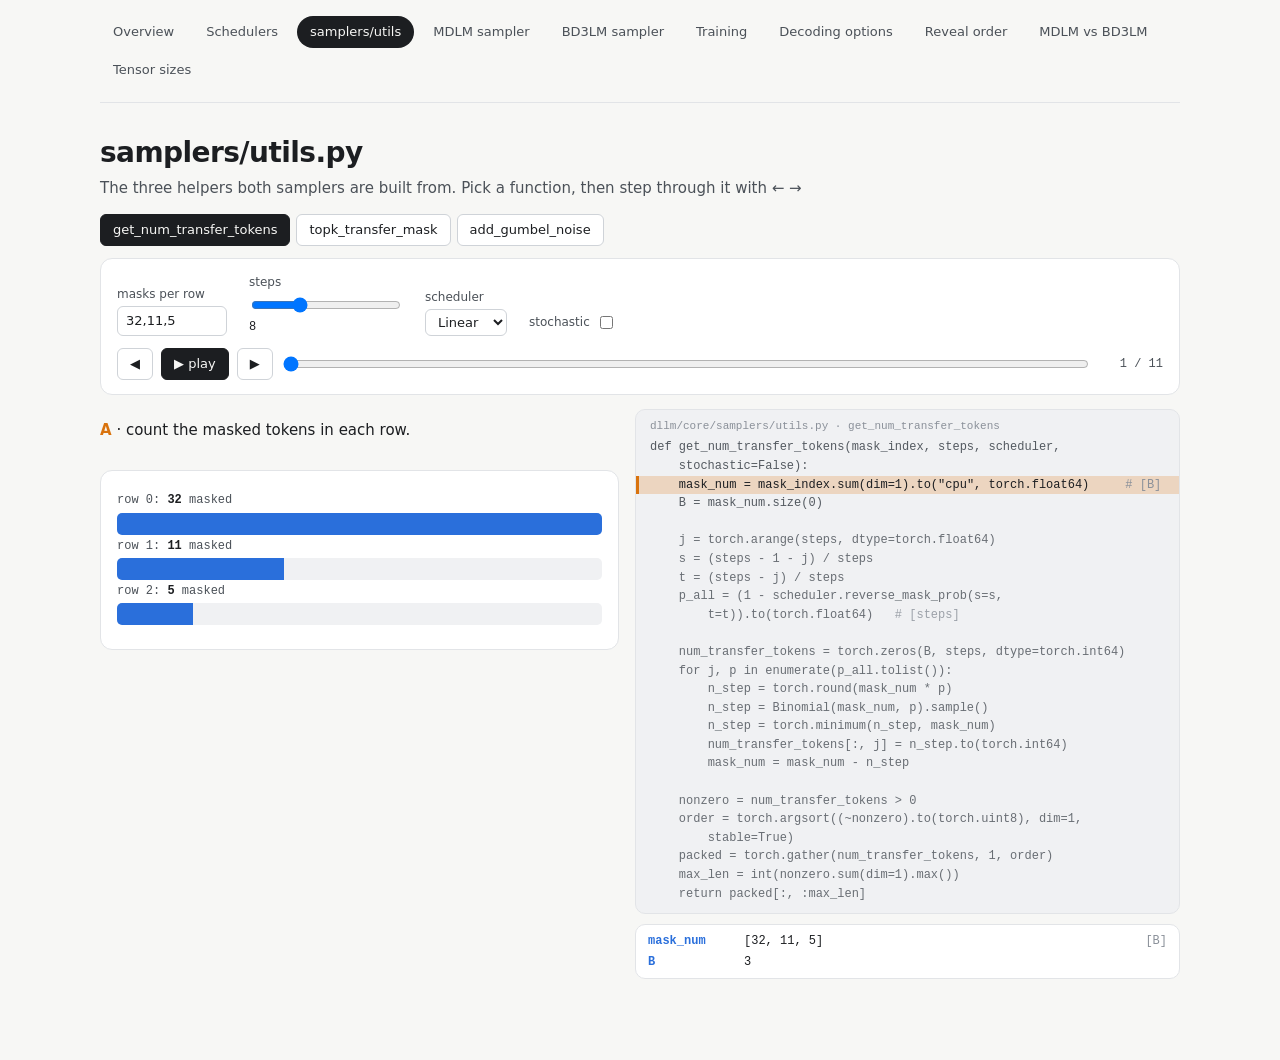
<file: visualizations/utils.html>
<!doctype html>
<html lang="en"><head><meta charset="utf-8"><meta name="viewport" content="width=device-width,initial-scale=1">
<title>samplers/utils.py — dllm/core/samplers/utils.py</title>
<link rel="stylesheet" href="assets/style.css">
</head><body><main>
<script src="assets/common.js"></script>
<script>document.write(navHtml("utils.html"))</script>

<h1>samplers/utils.py</h1>
<p class="sub">The three helpers both samplers are built from. Pick a function, then step through it with ← →</p>

<div class="tabs"><button id="tab_counts" class="on">get_num_transfer_tokens</button><button id="tab_topk">topk_transfer_mask</button><button id="tab_gumbel">add_gumbel_noise</button></div>

<div class="panel">
  <!-- controls: counts -->
  <div class="controls" id="ctl_counts">
    <label>masks per row <input type="text" id="counts" value="32,11,5" style="width:110px"></label>
    <label>steps <input type="range" id="steps" min="1" max="24" value="8"><output id="steps_o"></output></label>
    <label>scheduler <select id="sched"><option value="linear">Linear</option><option value="cosine">Cosine</option></select></label>
    <label><span>stochastic</span><input type="checkbox" id="sto"></label>
  </div>
  <!-- controls: topk -->
  <div class="controls" id="ctl_topk" hidden>
    <label>rows <input type="range" id="tk_B" min="1" max="4" value="3"><output id="tk_B_o"></output></label>
    <label>columns L <input type="range" id="tk_L" min="6" max="16" value="10"><output id="tk_L_o"></output></label>
    <label>k per row <input type="text" id="tk_k" value="3,1,2" style="width:80px"></label>
    <label>% ineligible (−inf) <input type="range" id="tk_inf" min="0" max="80" value="30"><output id="tk_inf_o"></output></label>
    <button id="tk_re">resample</button>
  </div>
  <!-- controls: gumbel -->
  <div class="controls" id="ctl_gumbel" hidden>
    <label>logits <input type="text" id="g_logits" value="2.0, 1.0, 0.5, 0.0, -1.0" style="width:170px"></label>
    <label>temperature <input type="range" id="g_T" min="0" max="3" step="0.1" value="1"><output id="g_T_o"></output></label>
    <button id="g_re">resample noise</button>
  </div>
  <div id="stp" style="margin-top:12px"></div>
</div>

<div class="split" style="margin-top:14px">
  <div>
    <div class="cap" id="cap"></div>
    <div class="panel"><div class="seqs" id="viz"></div></div>
  </div>
  <div class="sticky"><div id="code"></div><div id="watch"></div></div>
</div>

<script>
const $c = (id) => document.getElementById(id);
const list = (a, k = 3) => "[" + a.map((v) => (v === -Infinity ? "−inf" : typeof v === "number" && !Number.isInteger(v) ? v.toFixed(k) : v)).join(", ") + "]";
const fmt = (a, k = 4) => "[" + a.slice(0, 8).map((v) => (+v).toFixed(k)).join(", ") + (a.length > 8 ? ", …" : "") + "]";
const ridx = (n, rnd) => Math.floor(rnd() * n);
const TOK = "ABCDEFGH";

/* =========================================================
   1 · get_num_transfer_tokens
   ========================================================= */
const CODE_COUNTS = `def get_num_transfer_tokens(mask_index, steps, scheduler, stochastic=False):
@A|    mask_num = mask_index.sum(dim=1).to("cpu", torch.float64)     # [B]
    B = mask_num.size(0)

@B|    j = torch.arange(steps, dtype=torch.float64)
@B|    s = (steps - 1 - j) / steps
@B|    t = (steps - j) / steps
@B|    p_all = (1 - scheduler.reverse_mask_prob(s=s, t=t)).to(torch.float64)   # [steps]

@C|    num_transfer_tokens = torch.zeros(B, steps, dtype=torch.int64)
@C|    for j, p in enumerate(p_all.tolist()):
@Cd|        n_step = torch.round(mask_num * p)
@Cs|        n_step = Binomial(mask_num, p).sample()
@C|        n_step = torch.minimum(n_step, mask_num)
@C|        num_transfer_tokens[:, j] = n_step.to(torch.int64)
@C|        mask_num = mask_num - n_step

@D|    nonzero = num_transfer_tokens > 0
@D|    order = torch.argsort((~nonzero).to(torch.uint8), dim=1, stable=True)
@D|    packed = torch.gather(num_transfer_tokens, 1, order)
@D|    max_len = int(nonzero.sum(dim=1).max())
@D|    return packed[:, :max_len]`;

function ngrid(m, curCol, upTo) {
  const cols = m[0] ? m[0].length : 0;
  let h = `<div class="numgrid" style="grid-template-columns:auto repeat(${cols},minmax(24px,1fr))"><div class="ncell hd"></div>` + Array.from({ length: cols }, (_, i) => `<div class="ncell hd">${i}</div>`).join("");
  m.forEach((r, b) => { h += `<div class="ncell hd">row ${b}</div>` + r.map((v, j) => `<div class="ncell ${upTo !== undefined && j > upTo ? "" : v > 0 ? "nz" : ""} ${j === curCol ? "cur" : ""}">${upTo !== undefined && j > upTo ? "" : v}</div>`).join(""); });
  return h + "</div>";
}
const COUNTS = {
  code: CODE_COUNTS, title: "dllm/core/samplers/utils.py · get_num_transfer_tokens", ctl: "ctl_counts",
  build() {
    this.counts = $c("counts").value.split(",").map((s) => Math.max(0, parseInt(s) || 0)).slice(0, 5);
    if (!this.counts.length) this.counts = [1];
    this.steps = +$c("steps").value; const S = ALPHA[$c("sched").value]; this.sto = $c("sto").checked;
    this.R = numTransfer(this.counts, this.steps, S, this.sto, mulberry32(11));
    this.frames = [{ k: "A" }, { k: "B" }, ...Array.from({ length: this.steps }, (_, j) => ({ k: "C", j })), { k: "D" }];
  },
  show(i) {
    const f = this.frames[i], { counts, steps, R, sto } = this, mx = Math.max(...counts, 1), stage = f.k;
    let cap = "", viz = "", w = [];
    if (stage === "A") {
      cap = "<b>A</b> · count the masked tokens in each row.";
      viz = counts.map((c, b) => `<div class="mini">row ${b}: <b>${c}</b> masked</div><div class="bar1"><i style="width:${(100 * c) / mx}%;background:var(--c1)"></i></div>`).join("");
      w = [["mask_num", list(counts), "[B]"], ["B", counts.length]];
    } else if (stage === "B") {
      cap = "<b>B</b> · reveal probability for <i>every</i> step, in one scheduler call (it depends only on <code>j</code>, not on the data).";
      viz = '<div id="chp"></div>';
      w = [["j", "0 … " + (steps - 1)], ["t", fmt(R.probs.map((_, j) => (steps - j) / steps), 3)], ["s", fmt(R.probs.map((_, j) => (steps - 1 - j) / steps), 3)], ["p_all", fmt(R.probs), `[${steps}]`]];
    } else if (stage === "C") {
      const j = f.j, p = R.probs[j], before = R.remainingBefore[j];
      cap = `<b>C</b> · step <b>${j}</b>: reveal <code>${sto ? "Binomial(remaining, p)" : "round(remaining × p)"}</code> tokens per row, then <code>remaining −= revealed</code>.`;
      viz = `<div class="mini">step ${j} of ${steps - 1} · t=${((steps - j) / steps).toFixed(3)} → s=${((steps - 1 - j) / steps).toFixed(3)} · <b>p_reveal = ${p.toFixed(4)}</b></div>` +
        counts.map((c, b) => {
          const rev = R.raw[b][j], rem = before[b] - rev, done = c - before[b];
          return `<div class="mini" style="margin-top:8px">row ${b}: remaining <b>${before[b]}</b> × ${p.toFixed(3)} = ${R.expected[b][j].toFixed(2)} → reveal <b style="color:var(--c2)">${rev}</b></div>` +
            `<div class="bar1"><i title="revealed earlier" style="width:${(100 * done) / mx}%;background:var(--line2)"></i><i style="width:${(100 * rev) / mx}%;background:var(--c2)"></i><i style="width:${(100 * rem) / mx}%;background:var(--c1)"></i></div>`;
        }).join("") +
        `<div class="legend"><span><i class="sw" style="background:var(--line2)"></i>revealed earlier</span><span><i class="sw" style="background:var(--c2)"></i>this step</span><span><i class="sw" style="background:var(--c1)"></i>still masked</span></div>` +
        `<div class="mini" style="margin-top:10px">num_transfer_tokens so far</div>` + ngrid(R.raw, j, j);
      w = [["j", j], ["p", p.toFixed(6)], ["mask_num", list(before), "before"], ["n_step", list(counts.map((_, b) => R.raw[b][j]))], ["mask_num", list(counts.map((_, b) => before[b] - R.raw[b][j])), "after"]];
    } else {
      cap = "<b>D</b> · steps that reveal nothing waste a model forward: left-pack the non-zeros, trim to the widest row.";
      const order = R.raw.map((row) => { const nz = [], z = []; row.forEach((v, j) => (v > 0 ? nz : z).push(j)); return nz.concat(z); });
      viz = `<div class="mini">num_transfer_tokens  [B, steps]</div>` + ngrid(R.raw) + `<div class="mini" style="margin-top:8px">order = argsort(~nonzero, stable)</div>` + ngrid(order).replace(/ nz/g, "") +
        `<div class="mini" style="margin-top:8px">packed[:, :max_len]  →  returned  (${steps} → <b>${R.maxLen}</b> steps)</div>` + (R.maxLen ? ngrid(R.packed) : "<i>empty</i>");
      w = [["max_len", R.maxLen, `of ${steps} steps`], ["returned", `[${counts.length}, ${R.maxLen}]`]];
    }
    $c("cap").innerHTML = cap; $c("viz").innerHTML = viz; watch($c("watch"), w);
    cp.hl(stage === "C" ? ["C", sto ? "Cs" : "Cd"] : [stage]);
    if (stage === "B") lineChart($c("chp"), { xs: R.probs.map((_, j) => j), series: [{ name: "p_reveal", color: "--c1", ys: R.probs }], y: [0, 1], xname: "step j", xlabel: "step j", ylabel: "p_reveal", fmtX: (v) => Math.round(v), xticks: Math.min(steps, 6), dots: steps <= 32 });
  },
};

/* =========================================================
   2 · topk_transfer_mask
   ========================================================= */
const CODE_TOPK = `def topk_transfer_mask(confidence, k, k_max):
@init|    transfer = torch.zeros_like(confidence, dtype=torch.bool)
@init|    if k_max <= 0:
@init|        return transfer
@topk|    vals, idx = torch.topk(confidence, k=min(k_max, confidence.size(1)), dim=1)
@keep|    keep = torch.arange(vals.size(1), device=k.device)[None, :] < k[:, None]
@guard|    keep &= vals > -float("inf")
@scatter|    return transfer.scatter_(1, idx, keep)`;
const TOPK = {
  code: CODE_TOPK, title: "dllm/core/samplers/utils.py · topk_transfer_mask", ctl: "ctl_topk", seed: 4,
  build() {
    const B = +$c("tk_B").value, L = +$c("tk_L").value, pInf = +$c("tk_inf").value / 100, rnd = mulberry32(this.seed);
    this.B = B; this.L = L;
    this.conf = Array.from({ length: B }, () => Array.from({ length: L }, () => (rnd() < pInf ? -Infinity : Math.round(rnd() * 100) / 100)));
    const ks = $c("tk_k").value.split(",").map((s) => Math.max(0, Math.min(L, parseInt(s) || 0)));
    this.k = Array.from({ length: B }, (_, b) => (ks[b] !== undefined ? ks[b] : ks[ks.length - 1] || 1));
    this.kmax = Math.max(...this.k);
    const W = Math.min(this.kmax, L);
    this.idx = this.conf.map((r) => r.map((v, l) => [v, l]).sort((a, z) => z[0] - a[0] || a[1] - z[1]).slice(0, W).map((a) => a[1]));
    this.vals = this.idx.map((ix, b) => ix.map((l) => this.conf[b][l]));
    this.keep0 = this.idx.map((ix, b) => ix.map((_, r) => r < this.k[b]));
    this.keep1 = this.keep0.map((row, b) => row.map((v, r) => v && this.vals[b][r] > -Infinity));
    this.final = this.conf.map((r, b) => r.map((_, l) => this.idx[b].some((c, r2) => c === l && this.keep1[b][r2])));
    this.frames = this.kmax <= 0 ? ["inputs", "init"] : ["inputs", "init", "topk", "keep", "guard", "scatter"];
  },
  show(i) {
    const f = this.frames[i], { B, L, conf, k, kmax, idx, vals, keep0, keep1, final } = this;
    const cw = Math.max(20, Math.min(40, Math.floor((($c("viz").clientWidth || 520) - 60) / L) - 2));
    const pos = ["topk", "keep", "guard", "scatter"].includes(f);
    let h = "";
    for (let b = 0; b < B; b++) {
      const cells = [], bools = [];
      for (let l = 0; l < L; l++) {
        const c = conf[b][l], rank = idx[b].indexOf(l), inTop = pos && rank >= 0;
        const kept = f === "scatter" ? final[b][l] : (f === "keep" || f === "guard") && rank >= 0 && (f === "keep" ? keep0 : keep1)[b][rank];
        const sur = (f === "keep" || f === "guard") && rank >= 0 && !kept;
        const bh = c === -Infinity ? 0 : Math.max(3, c * 44);
        cells.push(`<div class="cell ${c === -Infinity ? "mask" : ""} ${kept ? "sel" : ""}" style="height:64px;align-content:end;display:grid;${inTop ? "box-shadow:inset 0 0 0 2px var(--c4);" : ""}${sur ? "opacity:.35;" : ""}" data-tip="row ${b}, col ${l}: ${c === -Infinity ? "−inf (ineligible)" : "confidence " + c}${rank >= 0 && pos ? " · top-k rank " + rank : ""}"><div style="height:${bh}px;width:100%;background:${kept ? "var(--c2)" : "color-mix(in srgb,var(--c1) 55%,var(--surface))"};border-radius:3px 3px 0 0;align-self:end"></div></div>`);
        const on = f === "scatter" ? final[b][l] : false;
        bools.push(`<div class="cell ${on ? "done dark" : ""}" style="--f:.6;height:22px;font-size:10px" >${f === "inputs" ? "" : on ? "T" : "F"}</div>`);
      }
      const nums = Array.from({ length: L }, (_, l) => `<div class="cell" style="height:16px;font-size:9px;color:var(--muted)">${conf[b][l] === -Infinity ? "−∞" : conf[b][l].toFixed(2).replace(/^0/, "")}</div>`).join("");
      h += `<div class="seq" style="--T:${L};--cw:${cw}px;margin-bottom:14px"><div class="lab">row ${b} · k = <b>${k[b]}</b></div><div class="row">${cells.join("")}</div><div class="row">${nums}</div>${f === "inputs" ? "" : `<div class="row" style="margin-top:4px">${bools.join("")}</div><div class="mini" style="margin:2px 0 0">transfer[${b}]</div>`}` +
        (["topk", "keep", "guard"].includes(f) ? `<div class="mini" style="margin-top:6px">idx=${list(idx[b], 0)} · vals=${list(vals[b], 2)}${f !== "topk" ? ` · keep=[${(f === "keep" ? keep0 : keep1)[b].map((v) => (v ? "T" : "F")).join(", ")}]` : ""}</div>` : "") + "</div>";
    }
    $c("viz").innerHTML = h;
    const cap = { inputs: `<b>inputs</b> · <code>confidence [B, L]</code> with <code>−inf</code> on ineligible positions, and how many positions <code>k[b]</code> each row must select.`,
      init: kmax <= 0 ? `<b>init</b> · <code>k_max = 0</code>: nothing to select, return the all-False mask immediately.` : `<b>init</b> · start from an all-False mask.`,
      topk: `<b>topk</b> · ONE batched <code>torch.topk</code> with <code>k_max = ${kmax}</code> (the largest k in the batch) — no loop over rows. Purple outline = each row's ${kmax} best columns.`,
      keep: `<b>keep</b> · row <i>b</i> only wants <code>k[b]</code> of those ${kmax}: <code>arange(k_max) &lt; k[:, None]</code> keeps the first <code>k[b]</code> ranks and discards the surplus.`,
      guard: `<b>guard</b> · <code>keep &amp;= vals &gt; −inf</code>: a top-k slot that only holds an ineligible position is dropped (a row with fewer candidates than k).`,
      scatter: `<b>scatter</b> · write <code>keep</code> into the mask at columns <code>idx</code>. Rows end with exactly <code>min(k[b], #eligible)</code> True entries.` }[f];
    $c("cap").innerHTML = cap;
    cp.hl(f === "inputs" ? [] : [f]);
    watch($c("watch"), { inputs: [["confidence", `[${B}, ${L}]`], ["k", list(k, 0)], ["k_max", kmax]], init: [["transfer", `[${B}, ${L}] all False`], ["k_max", kmax, kmax <= 0 ? "→ early return" : ""]],
      topk: [["vals", `[${B}, ${Math.min(kmax, L)}]`], ["idx", `[${B}, ${Math.min(kmax, L)}]`]],
      keep: [["arange(k_max)", list([...Array(Math.min(kmax, L)).keys()], 0)], ["k[:, None]", list(k, 0)], ["keep", `[${B}, ${Math.min(kmax, L)}] bool`]],
      guard: [["vals > −inf", "drops ineligible slots"], ["kept slots", keep1.map((r) => r.filter(Boolean).length).join(", "), "per row"]],
      scatter: [["transfer.sum(1)", list(final.map((r) => r.filter(Boolean).length), 0), "selected per row"]] }[f]);
  },
};

/* =========================================================
   3 · add_gumbel_noise
   ========================================================= */
const CODE_GUMBEL = `def add_gumbel_noise(logits, temperature):
@t0|    if temperature == 0:
@t0|        return logits                                   # greedy: plain argmax
@cast|    logits = logits.to(torch.float64)
@noise|    noise = torch.rand_like(logits, dtype=torch.float64)   # u ~ Uniform(0, 1)
@add|    return logits - temperature * torch.log(-torch.log(noise))
@add|    #        = logits + temperature * Gumbel(0, 1)

# in the sampler:
@pick|x0 = torch.argmax(add_gumbel_noise(logits, temperature), dim=-1)`;
function softmaxT(l, T) { const z = l.map((v) => v / T), m = Math.max(...z), e = z.map((v) => Math.exp(v - m)), s = e.reduce((a, b) => a + b, 0); return e.map((v) => v / s); }
const GUMBEL = {
  code: CODE_GUMBEL, title: "dllm/core/samplers/utils.py · add_gumbel_noise", ctl: "ctl_gumbel", seed: 2,
  build() {
    this.logits = $c("g_logits").value.split(",").map((s) => parseFloat(s)).filter((v) => !isNaN(v)).slice(0, 8);
    if (this.logits.length < 2) this.logits = [1, 0];
    this.T = +$c("g_T").value; const rnd = mulberry32(this.seed), V = this.logits.length;
    this.u = this.logits.map(() => Math.min(0.999, Math.max(0.001, rnd())));
    this.g = this.u.map((u) => -Math.log(-Math.log(u)));
    this.pert = this.logits.map((l, i) => (this.T === 0 ? l : l + this.T * this.g[i]));
    this.arg = this.pert.indexOf(Math.max(...this.pert));
    // many draws
    const r2 = mulberry32(99), N = 4000, cnt = new Array(V).fill(0);
    for (let n = 0; n < N; n++) { let best = -Infinity, bi = 0; for (let i = 0; i < V; i++) { const v = this.T === 0 ? this.logits[i] : this.logits[i] + this.T * -Math.log(-Math.log(Math.min(0.999999, Math.max(1e-9, r2())))); if (v > best) { best = v; bi = i; } } cnt[bi]++; }
    this.emp = cnt.map((c) => c / N); this.N = N;
    this.theory = this.T === 0 ? this.logits.map((l) => (l === Math.max(...this.logits) ? 1 : 0)) : softmaxT(this.logits, this.T);
    this.frames = this.T === 0 ? ["logits", "greedy", "many"] : ["logits", "noise", "gumbel", "add", "pick", "many"];
  },
  show(i) {
    const f = this.frames[i], { logits, T, u, g, pert, arg, emp, theory, N } = this; let viz = "", cap = "", w = [], tags = [];
    const lbl = (t) => `<div class="mini" style="margin-top:8px">${t}</div>`;
    if (f === "logits") { cap = "<b>logits</b> · the model's raw scores for one position. Without noise, <code>argmax</code> would always pick the same token."; viz = lbl("logits") + svgBars(logits, { hi: undefined }); w = [["logits", list(logits, 2)], ["temperature", T]]; tags = []; }
    else if (f === "greedy") { cap = "<b>temperature = 0</b> · <code>add_gumbel_noise</code> returns the logits untouched, so <code>argmax</code> is greedy decoding."; viz = lbl("logits (unchanged)") + svgBars(logits, { hi: logits.indexOf(Math.max(...logits)) }); w = [["returned", "logits", "no noise added"], ["argmax", TOK[logits.indexOf(Math.max(...logits))]]]; tags = ["t0", "pick"]; }
    else if (f === "noise") { cap = "<b>noise</b> · one uniform random number <code>u</code> per vocabulary entry."; viz = lbl("logits") + svgBars(logits) + lbl("u ~ Uniform(0, 1)") + svgBars(u, { color: "var(--c4)" }); w = [["u", list(u, 3)]]; tags = ["cast", "noise"]; }
    else if (f === "gumbel") { cap = "<b>Gumbel noise</b> · <code>−log(−log u)</code> turns uniform noise into Gumbel(0, 1) noise (heavy right tail: occasionally a big boost)."; viz = lbl("u") + svgBars(u, { color: "var(--c4)" }) + lbl("g = −log(−log u)") + svgBars(g, { color: "var(--c3)" }); w = [["u", list(u, 3)], ["g", list(g, 3)]]; tags = ["add"]; }
    else if (f === "add") { cap = `<b>add</b> · <code>logits + T·g</code> with <b>T = ${T}</b>. Higher temperature = more noise = more randomness.`; viz = lbl("logits") + svgBars(logits) + lbl(`logits + ${T}·g`) + svgBars(pert, { color: "var(--c3)" }); w = [["T", T], ["logits + T·g", list(pert, 2)]]; tags = ["add"]; }
    else if (f === "pick") { cap = `<b>argmax</b> · the sampler takes the argmax of the perturbed scores: token <b>${TOK[arg]}</b> this time. Press “resample noise” for another draw.`; viz = lbl("logits + T·g") + svgBars(pert, { hi: arg, color: "var(--c3)" }); w = [["argmax", TOK[arg]], ["x0", arg]]; tags = ["pick"]; }
    else { cap = `<b>many draws</b> · repeat with fresh noise ${N.toLocaleString()} times: token <i>i</i> wins with probability <code>softmax(logits / T)ᵢ</code>. Gumbel-max is a way to <i>sample</i> from a categorical distribution using only <code>argmax</code>.`;
      const V = logits.length; let h = ""; for (let i = 0; i < V; i++) h += `<div class="mini" style="margin-top:6px">${TOK[i]} · empirical <b>${(emp[i] * 100).toFixed(1)}%</b> · softmax(logits/T) ${(theory[i] * 100).toFixed(1)}%</div><div class="bar1" style="height:14px"><i style="width:${emp[i] * 100}%;background:var(--c2)"></i></div><div class="bar1" style="height:6px;margin-top:2px"><i style="width:${theory[i] * 100}%;background:var(--c1)"></i></div>`;
      viz = h + `<div class="legend"><span><i class="sw" style="background:var(--c2)"></i>empirical (argmax of noisy logits)</span><span><i class="sw" style="background:var(--c1)"></i>softmax(logits / T)</span></div>`; w = [["T", T, T === 0 ? "one-hot" : ""], ["softmax(logits/T)", list(theory, 3)]]; tags = ["pick"]; }
    $c("cap").innerHTML = cap; $c("viz").innerHTML = viz; watch($c("watch"), w); cp.hl(tags);
  },
};

/* =========================================================
   tabs + shared stepper
   ========================================================= */
const MODS = { counts: COUNTS, topk: TOPK, gumbel: GUMBEL };
let curMod = "counts", cp = null;
const st = stepper($c("stp"), (i) => { const M = MODS[curMod]; if (M.frames && M.frames[i] !== undefined) M.show(i); }, 700);
function activate(name, keepFrame) {
  curMod = name; const M = MODS[name];
  for (const k in MODS) { $c("ctl_" + k).hidden = k !== name; $c("tab_" + k).classList.toggle("on", k === name); }
  $c("code").innerHTML = ""; cp = codePanel($c("code"), M.title, M.code);
  M.build(); st.setN(M.frames.length, keepFrame);
}
for (const k in MODS) $c("tab_" + k).onclick = () => activate(k, false);
const rebuild = () => { MODS[curMod].build(); st.setN(MODS[curMod].frames.length, true); };
["counts", "sched", "sto", "tk_k", "g_logits"].forEach((id) => $c(id).addEventListener("input", rebuild));
["steps", "tk_B", "tk_L", "tk_inf", "g_T"].forEach((id) => bindRange(id, rebuild));
$c("tk_re").onclick = () => { TOPK.seed++; rebuild(); };
$c("g_re").onclick = () => { GUMBEL.seed++; rebuild(); };
activate(["counts", "topk", "gumbel"].includes(EMBED) ? EMBED : "counts", false);
</script>
</main></body></html>
</file>
<file: visualizations/assets/style.css>
:root {
  --bg: #f7f7f5; --surface: #ffffff; --ink: #1c1e21; --ink2: #4b5158; --muted: #8a9099;
  --line: #e2e4e7; --line2: #cfd3d8; --code: #f0f1f3;
  --c1: #2a6fdb; --c2: #d9730d; --c3: #178f6b; --c4: #8451cf;
  --prompt: #d5dae2; --prompt-ink: #3a4048; --eos: #ececef; --pad: #f3f3f5;
  --bad: #c2372d; --good: #178f6b; --hatch: rgba(217,115,13,.55);
  color-scheme: light;
}
@media (prefers-color-scheme: dark) {
  :root:not([data-theme="light"]) {
    --bg: #101215; --surface: #181b1f; --ink: #e8eaed; --ink2: #b4bac2; --muted: #7b828c;
    --line: #2a2e34; --line2: #3a3f47; --code: #21252a;
    --c1: #5b9bff; --c2: #f0983d; --c3: #3cc9a0; --c4: #b58cf0;
    --prompt: #333a45; --prompt-ink: #c9d0da; --eos: #23272c; --pad: #1c1f23;
    --bad: #ff7b6e; --good: #3cc9a0; --hatch: rgba(240,152,61,.6);
    color-scheme: dark;
  }
}
:root[data-theme="dark"] {
  --bg: #101215; --surface: #181b1f; --ink: #e8eaed; --ink2: #b4bac2; --muted: #7b828c;
  --line: #2a2e34; --line2: #3a3f47; --code: #21252a;
  --c1: #5b9bff; --c2: #f0983d; --c3: #3cc9a0; --c4: #b58cf0;
  --prompt: #333a45; --prompt-ink: #c9d0da; --eos: #23272c; --pad: #1c1f23;
  --bad: #ff7b6e; --good: #3cc9a0; --hatch: rgba(240,152,61,.6);
  color-scheme: dark;
}
* { box-sizing: border-box; }
html { background: var(--bg); }
body {
  margin: 0; background: var(--bg); color: var(--ink);
  font: 15px/1.55 system-ui, -apple-system, "Segoe UI", Roboto, sans-serif;
  padding: 0 clamp(16px, 4vw, 40px) 80px;
}
main { max-width: 1080px; margin: 0 auto; }
nav.top { display: flex; gap: 6px; flex-wrap: wrap; padding: 16px 0; border-bottom: 1px solid var(--line); margin-bottom: 8px; }
nav.top a { color: var(--ink2); text-decoration: none; padding: 5px 12px; border-radius: 999px; font-size: 13px; border: 1px solid transparent; }
nav.top a:hover { border-color: var(--line2); }
nav.top a.on { background: var(--ink); color: var(--bg); }
h1 { font-size: 28px; margin: 28px 0 6px; letter-spacing: -.02em; }
h2 { font-size: 20px; margin: 44px 0 8px; letter-spacing: -.01em; }
h3 { font-size: 15px; margin: 22px 0 6px; }
p.lede { color: var(--ink2); font-size: 16px; max-width: 70ch; margin: 0 0 8px; }
p, li { max-width: 78ch; }
code, pre, .mono { font-family: ui-monospace, "SF Mono", Menlo, Consolas, monospace; font-size: 12.5px; }
code { background: var(--code); padding: 1px 5px; border-radius: 4px; }
pre { background: var(--code); padding: 12px 14px; border-radius: 8px; overflow-x: auto; line-height: 1.5; margin: 8px 0; }
.card { background: var(--surface); border: 1px solid var(--line); border-radius: 12px; padding: 16px 18px; margin: 12px 0; }
.grid2 { display: grid; grid-template-columns: repeat(auto-fit, minmax(min(100%, 420px), 1fr)); gap: 14px; }
.controls { display: flex; flex-wrap: wrap; gap: 14px 22px; align-items: end; }
.controls label { display: flex; flex-direction: column; gap: 3px; font-size: 12px; color: var(--ink2); }
.controls input[type=range] { width: 150px; }
.controls select, .controls input[type=text], .controls input[type=number] {
  background: var(--surface); color: var(--ink); border: 1px solid var(--line2); border-radius: 6px; padding: 4px 8px; font: inherit; font-size: 13px;
}
.controls output { font-family: ui-monospace, monospace; color: var(--ink); }
button { background: var(--surface); color: var(--ink); border: 1px solid var(--line2); border-radius: 6px; padding: 5px 12px; font: inherit; font-size: 13px; cursor: pointer; }
button:hover { border-color: var(--ink2); }
button.primary { background: var(--ink); color: var(--bg); border-color: var(--ink); }
.legend { display: flex; flex-wrap: wrap; gap: 6px 16px; font-size: 12px; color: var(--ink2); margin: 6px 0 2px; }
.legend i { display: inline-block; width: 18px; height: 3px; border-radius: 2px; vertical-align: middle; margin-right: 6px; }
.legend i.sw { height: 12px; width: 12px; border-radius: 3px; }
svg text { fill: var(--muted); font-size: 11px; font-family: system-ui, sans-serif; }
svg .grid { stroke: var(--line); stroke-width: 1; }
svg .axis { stroke: var(--line2); stroke-width: 1; }
.chart { position: relative; }
.chart svg { width: 100%; height: auto; display: block; }
.note { border-left: 3px solid var(--c2); padding: 6px 12px; background: color-mix(in srgb, var(--c2) 8%, var(--surface)); border-radius: 0 8px 8px 0; font-size: 14px; margin: 10px 0; max-width: 78ch; }
.note.info { border-color: var(--c1); background: color-mix(in srgb, var(--c1) 7%, var(--surface)); }
.note.bad { border-color: var(--bad); background: color-mix(in srgb, var(--bad) 7%, var(--surface)); }
table { border-collapse: collapse; font-size: 13px; width: 100%; }
th, td { text-align: left; padding: 6px 10px; border-bottom: 1px solid var(--line); vertical-align: top; }
th { color: var(--ink2); font-weight: 600; font-size: 12px; }
.tblwrap { overflow-x: auto; }
.pill { display: inline-block; font-size: 11px; padding: 1px 8px; border-radius: 999px; border: 1px solid var(--line2); color: var(--ink2); }
.pill.hi { border-color: var(--bad); color: var(--bad); }
.pill.med { border-color: var(--c2); color: var(--c2); }
.pill.lo { border-color: var(--muted); color: var(--muted); }

/* ---- token canvas ---- */
.seqs { overflow-x: auto; padding: 4px 0 10px; }
.seq { margin: 0 0 16px; min-width: max-content; }
.seq .lab { font-size: 12px; color: var(--ink2); margin-bottom: 3px; font-family: ui-monospace, monospace; }
.row { display: grid; grid-template-columns: repeat(var(--T), var(--cw)); gap: 2px; }
.cell { height: 30px; border-radius: 4px; font: 11px ui-monospace, monospace; display: grid; place-items: center; color: var(--ink2); position: relative; }
.cell.prompt { background: var(--prompt); color: var(--prompt-ink); }
.cell.pad { background: var(--pad); border: 1px dashed var(--line2); color: var(--muted); }
.cell.eos { background: var(--eos); color: var(--muted); }
.cell.none { border: 1px dotted var(--line); background: transparent; }
.cell.mask { border: 1px dashed var(--c2); background: repeating-linear-gradient(45deg, transparent 0 4px, var(--hatch) 4px 5px); color: var(--c2); }
.cell.done { background: color-mix(in srgb, var(--c1) calc(var(--f) * 70% + 12%), var(--surface)); color: var(--ink); }
.cell.done.dark { color: #fff; }
.cell.sel { outline: 2px solid var(--c2); outline-offset: 1px; z-index: 1; }
.cell.eostok { background: var(--eos); border: 1px solid var(--bad); color: var(--bad); }
.bars { height: 40px; align-items: end; margin-top: 3px; }
.bars div { background: color-mix(in srgb, var(--c1) 45%, var(--surface)); border-radius: 2px 2px 0 0; min-height: 0; }
.bars div.pick { background: var(--c2); }
.win { height: 8px; margin-top: 3px; }
.win div { background: var(--c3); opacity: .75; border-radius: 4px; height: 4px; align-self: center; }
.tokrow { display: flex; gap: 2px; }
#tip { position: fixed; pointer-events: none; z-index: 50; background: var(--ink); color: var(--bg); font-size: 12px; padding: 5px 9px; border-radius: 6px; max-width: 280px; display: none; white-space: pre-line; box-shadow: 0 4px 14px rgba(0,0,0,.25); }
.chart .tt { position: absolute; pointer-events: none; background: var(--ink); color: var(--bg); font-size: 12px; padding: 6px 9px; border-radius: 6px; display: none; white-space: nowrap; box-shadow: 0 4px 14px rgba(0,0,0,.25); }
.matrix { display: grid; gap: 1px; width: max-content; }
.mcell { width: var(--mc, 14px); height: var(--mc, 14px); background: var(--pad); border-radius: 2px; }
.mcell.on { background: color-mix(in srgb, var(--c1) 70%, var(--surface)); }
.mcell.q { outline: 1px solid var(--c2); }
.mcell.qon { background: var(--c2); }
.mlab { font: 10px ui-monospace, monospace; color: var(--muted); display: grid; place-items: center; width: var(--mc, 14px); height: var(--mc, 14px); }
.numgrid { display: grid; gap: 2px; width: max-content; }
.ncell { min-width: 26px; height: 24px; padding: 0 4px; display: grid; place-items: center; border-radius: 4px; font: 11px ui-monospace, monospace; background: var(--code); color: var(--ink2); }
.ncell.nz { background: color-mix(in srgb, var(--c1) 22%, var(--surface)); color: var(--ink); }
.ncell.cur { outline: 2px solid var(--c2); }
.ncell.hd { background: transparent; color: var(--muted); }
.stat { display: inline-block; margin: 4px 22px 4px 0; }
.stat b { display: block; font-size: 22px; letter-spacing: -.02em; font-variant-numeric: tabular-nums; }
.stat span { font-size: 12px; color: var(--ink2); }
.flow { display: flex; flex-wrap: wrap; gap: 8px; align-items: stretch; }
.flow .box { border: 1px solid var(--line2); border-radius: 8px; padding: 8px 12px; background: var(--surface); font-size: 13px; min-width: 140px; }
.flow .box small { display: block; color: var(--muted); font-size: 11px; font-family: ui-monospace, monospace; }
.flow .arr { align-self: center; color: var(--muted); }
.loop-tag { font: 11px ui-monospace, monospace; color: var(--bad); border: 1px solid var(--bad); border-radius: 4px; padding: 0 5px; }

/* ---- revamp: split layout, code panel, watch, stepper ---- */
.split { display: grid; grid-template-columns: minmax(0, 1.2fr) minmax(0, 1fr); gap: 16px; align-items: start; }
@media (max-width: 960px) { .split { grid-template-columns: 1fr; } }
.sticky { position: sticky; top: 12px; }
.code { background: var(--code); border-radius: 10px; padding: 8px 0 10px; overflow: auto; max-height: 62vh; border: 1px solid var(--line); }
.code + .code { margin-top: 10px; }
.code .ttl { padding: 2px 14px 6px; color: var(--muted); font: 11px ui-monospace, monospace; }
.code .ln { display: block; padding: 0 14px 0 11px; border-left: 3px solid transparent; white-space: pre; color: var(--ink2); font: 12.5px/1.6 ui-monospace, "SF Mono", Menlo, Consolas, monospace; opacity: .5; transition: opacity .12s, background .12s; }
.code .ln.plain { opacity: .85; }
.code .ln.on { opacity: 1; color: var(--ink); background: color-mix(in srgb, var(--c2) 17%, transparent); border-left-color: var(--c2); }
.code .cm { color: var(--muted); }
.watch { margin-top: 10px; border: 1px solid var(--line); border-radius: 10px; background: var(--surface); padding: 6px 12px; font: 12px/1.7 ui-monospace, monospace; overflow-x: auto; }
.watch div { display: flex; gap: 10px; white-space: nowrap; }
.watch b { color: var(--c1); font-weight: 600; min-width: 86px; }
.watch span { color: var(--ink); }
.watch .t { color: var(--muted); margin-left: auto; padding-left: 12px; }
.stepper { display: flex; gap: 8px; align-items: center; flex-wrap: wrap; }
.stepper input[type=range] { flex: 1; min-width: 140px; }
.stepper .lab { font: 12px ui-monospace, monospace; color: var(--ink2); min-width: 64px; text-align: right; }
.cap { font-size: 15px; margin: 10px 0 6px; min-height: 3em; }
.cap b { color: var(--c2); }
.panel { background: var(--surface); border: 1px solid var(--line); border-radius: 12px; padding: 14px 16px; }
.tabs { display: flex; gap: 6px; margin: 0 0 12px; }
.tabs button.on { background: var(--ink); color: var(--bg); border-color: var(--ink); }
.cell.proc { box-shadow: inset 0 0 0 1.5px color-mix(in srgb, var(--c1) 55%, transparent); }
.cell.dim { opacity: .28; }
.cell .tk { font-size: 9px; letter-spacing: -.02em; }
.cell.tmp { background: repeating-linear-gradient(45deg, transparent 0 4px, color-mix(in srgb, var(--c4) 55%, transparent) 4px 5px); border: 1px dashed var(--c4); }
.cell.kv { background: color-mix(in srgb, var(--c4) 38%, var(--surface)); color: var(--ink); }
.bar1 { display: flex; height: 22px; border-radius: 5px; overflow: hidden; background: var(--code); }
.bar1 i { display: block; height: 100%; }
.mini { font: 12px/1.6 ui-monospace, monospace; color: var(--ink2); margin: 2px 0; }
.mini b { color: var(--ink); }
h1 { margin-bottom: 2px; }
.sub { color: var(--ink2); margin: 0 0 14px; }

/* ---- code panel fixes ---- */
.split { grid-template-columns: minmax(0, 1fr) minmax(0, 1.05fr); }
@media (max-width: 960px) { .split { grid-template-columns: 1fr; } }
.code { margin-bottom: 10px; max-height: 68vh; }
.code .ln { white-space: pre-wrap; overflow-wrap: anywhere; font-size: 12px; line-height: 1.55; opacity: .82; }
.code .ln.plain { opacity: .95; }
.code .ln.on { opacity: 1; background: color-mix(in srgb, var(--c2) 22%, transparent); }
.controls label:has(> input[type=checkbox]) { flex-direction: row; align-items: center; gap: 6px; padding-bottom: 4px; }

/* ---- embed mode + blog ---- */
.embed h1, .embed .sub, .embed nav.top { display: none; }
.embed body { padding-bottom: 12px; }
.embed h2 { display: none; }
.blog main { max-width: 780px; }
.blog h1 { font-size: 34px; line-height: 1.15; margin: 34px 0 8px; }
.blog h2 { font-size: 26px; margin: 56px 0 10px; }
.blog h3 { font-size: 18px; margin: 30px 0 6px; }
.blog p, .blog li { max-width: none; font-size: 17px; line-height: 1.72; }
.blog li { margin: 4px 0; }
.blog figure { margin: 22px -60px; }
@media (max-width: 960px) { .blog figure { margin: 22px 0; } }
.blog figure iframe { width: 100%; border: 1px solid var(--line); border-radius: 12px; background: var(--bg); display: block; min-height: 300px; }
.blog figcaption { font-size: 13.5px; color: var(--ink2); margin: 8px 2px 0; }
.blog .eq { background: var(--code); border-radius: 8px; padding: 12px 16px; margin: 14px 0; font: 15px/1.7 ui-monospace, monospace; overflow-x: auto; }
@media (min-width: 700px) and (max-width: 960px) { .embed .split { grid-template-columns: minmax(0, .9fr) minmax(0, 1.2fr); } }
.embed .sticky { position: static; }
.embed .code { max-height: none; }
[hidden] { display: none !important; }

/* ---- training page: word-level token columns ---- */
.trk { display: flex; flex-wrap: wrap; gap: 12px 6px; }
.tcol { display: flex; flex-direction: column; gap: 3px; align-items: stretch; min-width: 40px; }
.wt { font: 12px ui-monospace, "SF Mono", Menlo, monospace; padding: 4px 7px; border-radius: 5px; text-align: center; white-space: nowrap; }
.wt.clean { background: var(--pad); color: var(--muted); }
.wt.ctx { background: var(--prompt); color: var(--prompt-ink); }
.wt.msk { border: 1px dashed var(--c2); background: repeating-linear-gradient(45deg, transparent 0 4px, var(--hatch) 4px 5px); color: var(--c2); }
.wt.att { outline: 2px solid var(--c4); background: color-mix(in srgb, var(--c4) 22%, var(--surface)); color: var(--ink); }
.wt.mark { font-size: 10.5px; padding: 0 2px; color: var(--muted); }
.wt.mark.on { color: var(--c2); font-weight: 600; }
.blks { display: flex; flex-wrap: wrap; gap: 10px; }
.blk { border: 1.5px solid var(--line2); border-radius: 10px; padding: 6px 8px 8px; cursor: pointer; transition: opacity .12s; }
.blk .bh { font: 11px ui-monospace, monospace; color: var(--ink2); margin-bottom: 6px; }
.blk.sel { border-color: var(--c2); box-shadow: 0 0 0 1px var(--c2) inset; }
.blk.future { opacity: .38; }
.rowlab { font: 11px ui-monospace, monospace; color: var(--muted); margin: 0 0 4px; }
.cell.rd { background: color-mix(in srgb, var(--c1) 55%, var(--surface)); }
</file>
